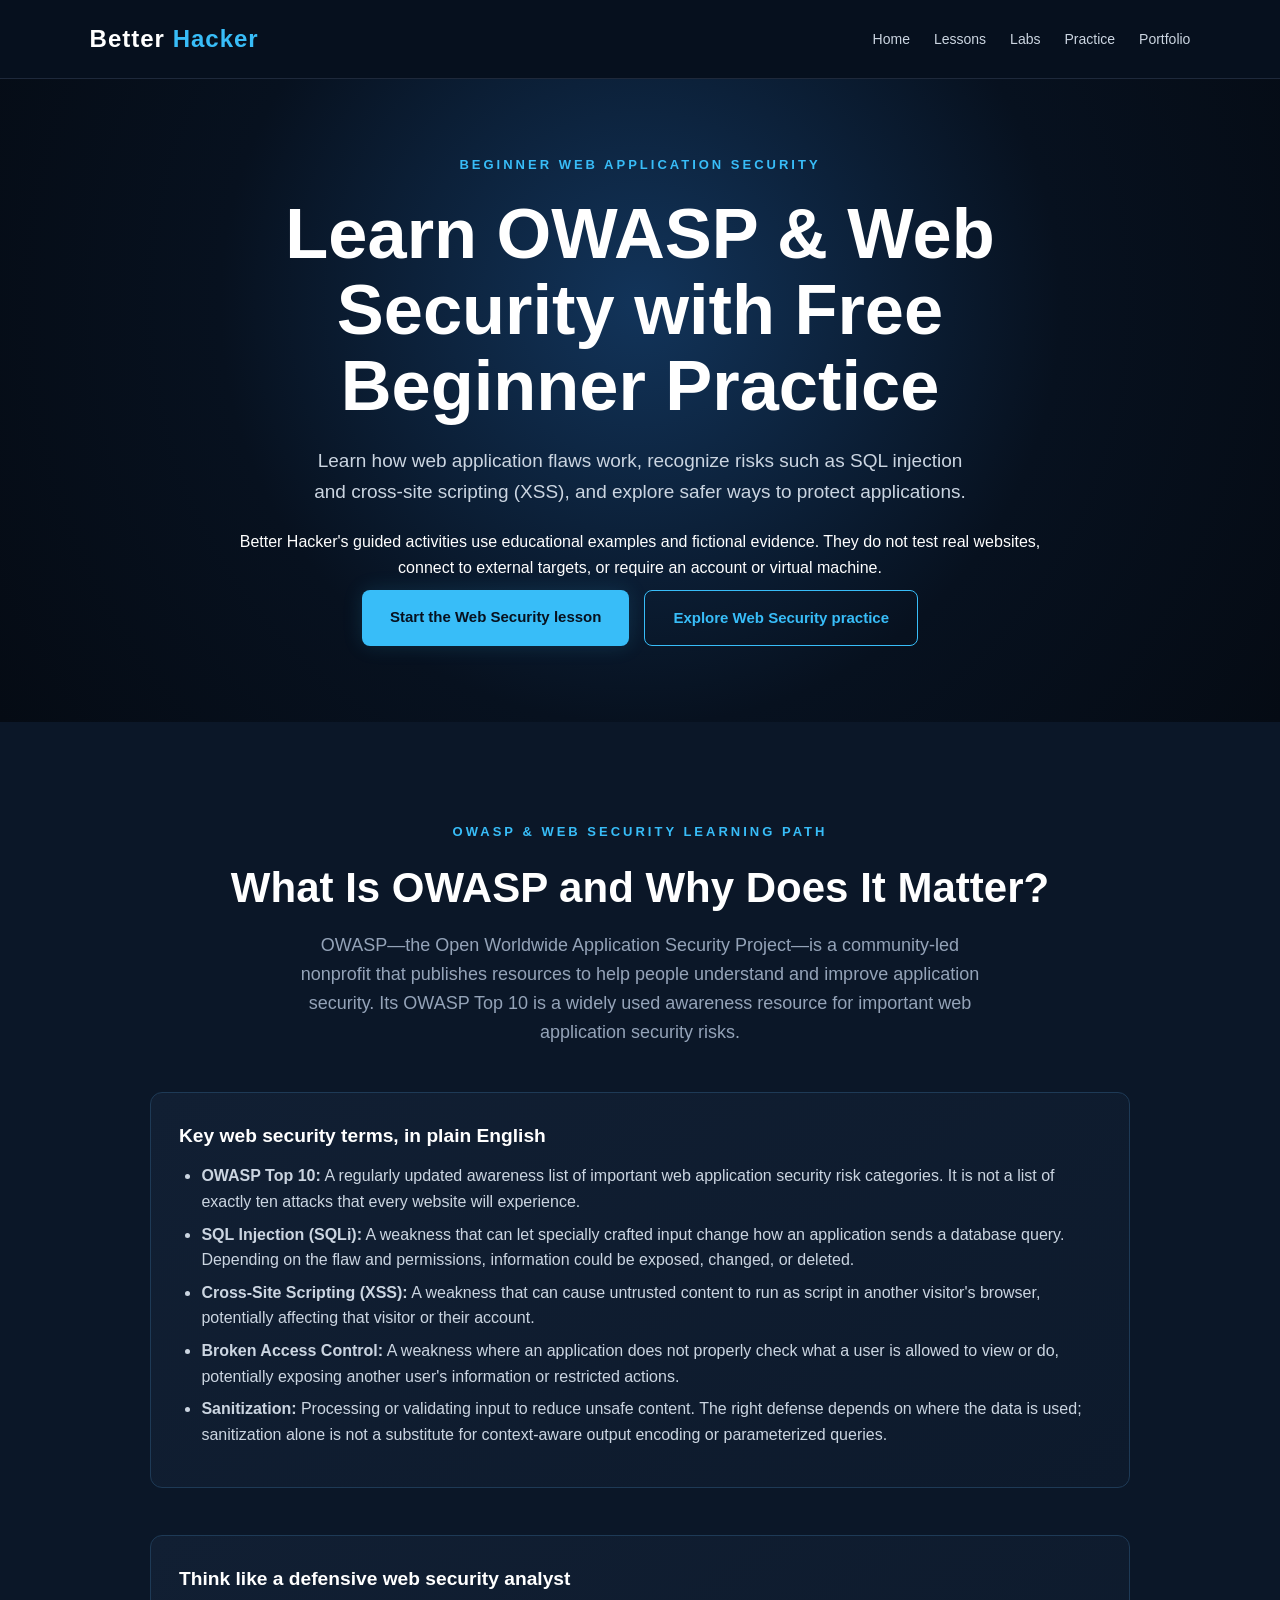
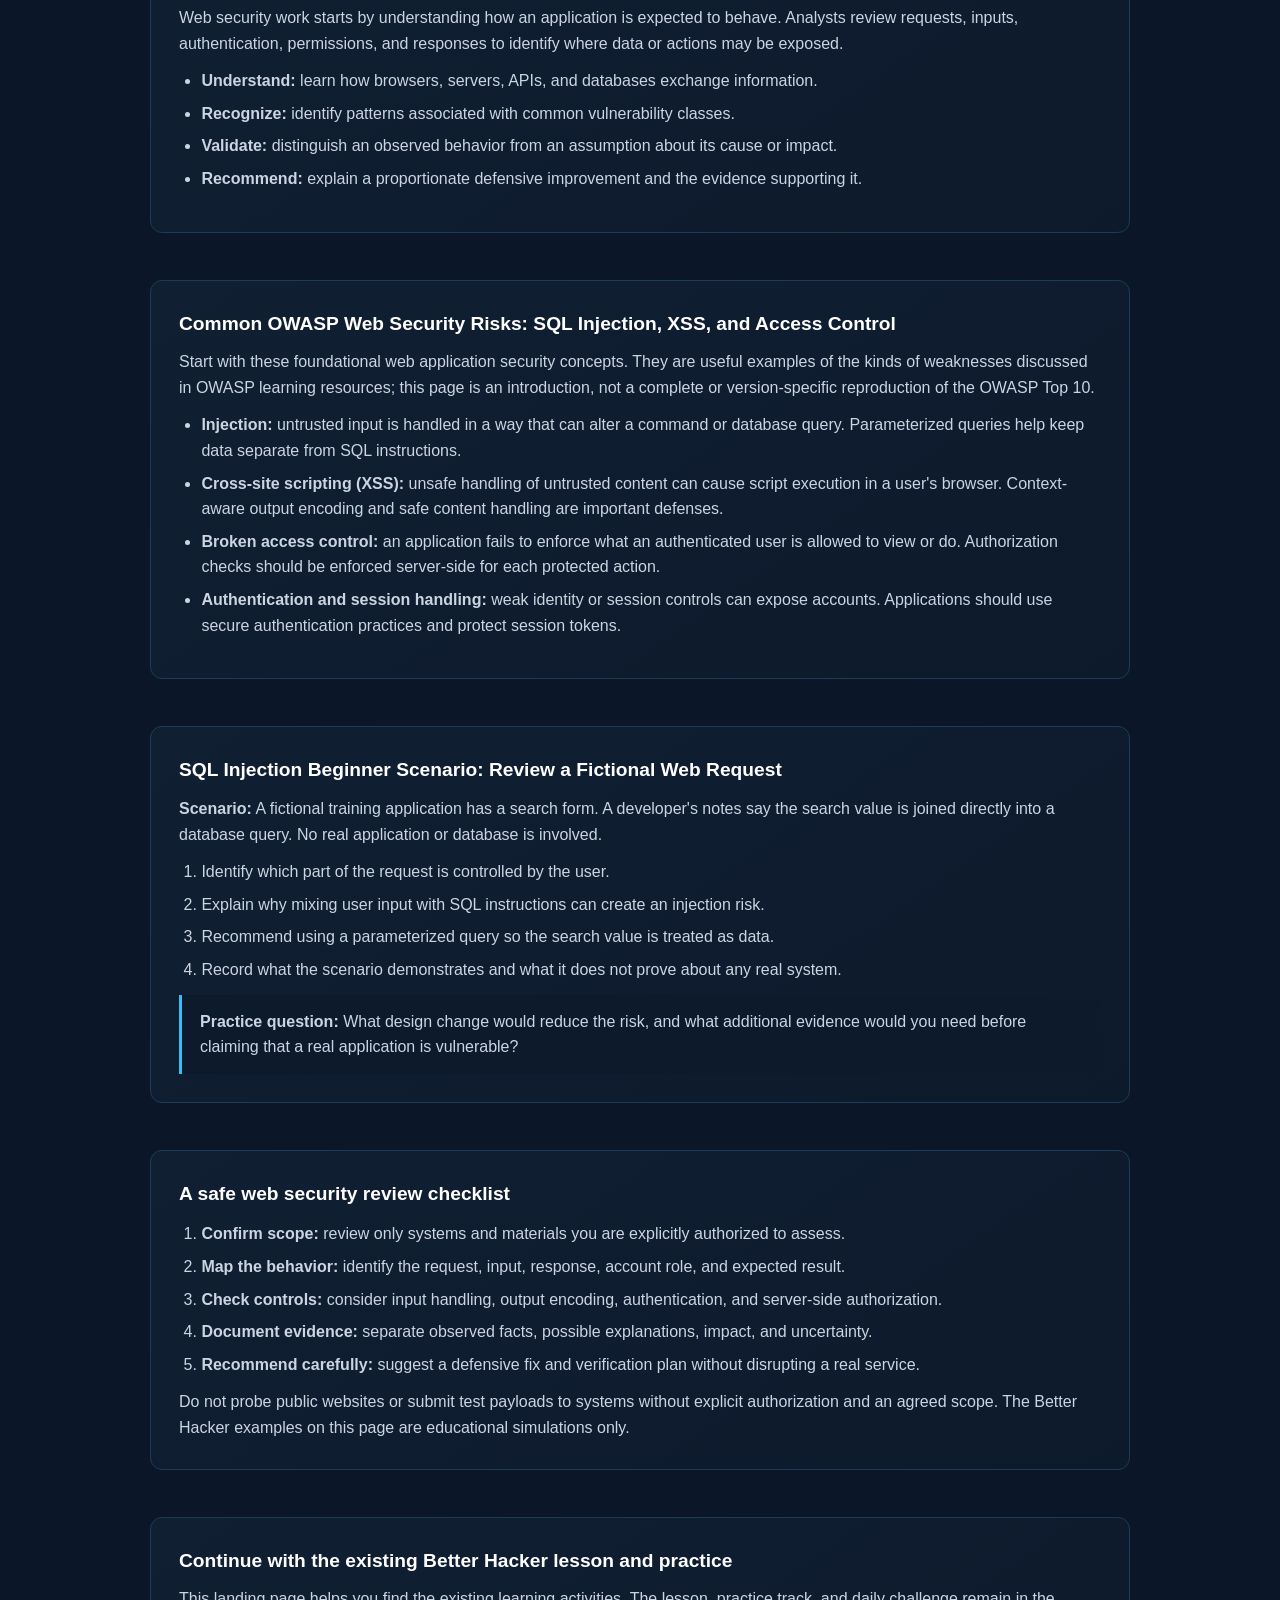
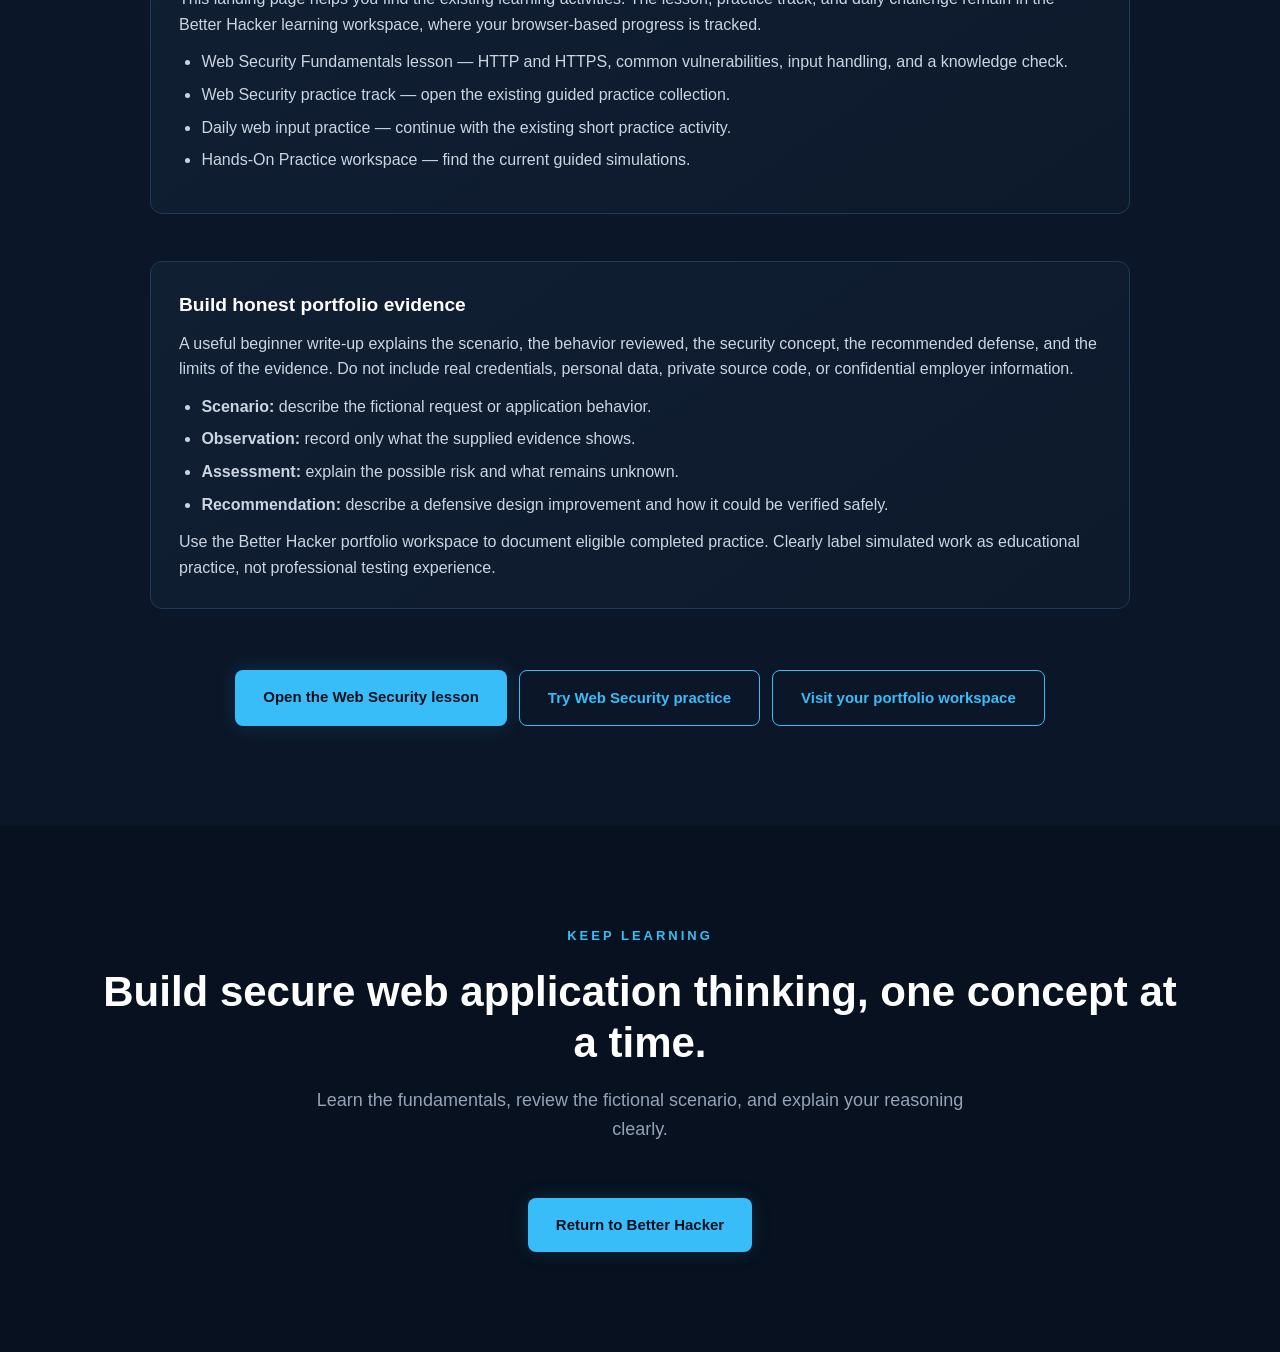
<file: labs/owasp-web-security/index.html>
<!DOCTYPE html>
<html lang="en">
<head>
  <meta charset="UTF-8">
  <meta name="viewport" content="width=device-width, initial-scale=1.0">
  <title>OWASP Web Security Lab for Beginners | Better Hacker</title>
  <meta name="description" content="Learn web security basics with free beginner practice. Identify risks like SQL injection and cross-site scripting (XSS), and explore safer ways to defend web applications.">
  <link rel="canonical" href="https://betterhacker.org/labs/owasp-web-security/">
  <link rel="icon" type="image/svg+xml" href="/favicon.svg">
  <link rel="stylesheet" href="/style.css">
  <style>
    .web-hero { min-height: 420px; padding: 76px 7%; }
    .web-hero h1 { max-width: 920px; margin: 0 auto 22px; font-size: clamp(2.35rem, 6vw, 4.4rem); line-height: 1.08; }
    .web-hero .hero-text { margin-bottom: 22px; }
    .web-page { text-align: left; }
    .web-page > h2, .web-page > .section-label, .web-page > .section-intro { text-align: center; }
    .web-content { max-width: 980px; margin: 0 auto; display: grid; gap: 22px; }
    .web-content .lesson-block { text-align: left; }
    .web-content h2 { font-size: clamp(1.5rem, 3vw, 2rem); margin-bottom: 12px; }
    .web-content h3 { color: #fff; margin-bottom: 10px; font-size: 1.2rem; }
    .web-content p, .web-content li { color: #cbd5e1; }
    .web-content ul, .web-content ol { padding-left: 1.4rem; margin: 12px 0; }
    .web-content li + li { margin-top: 7px; }
    .web-note { border-left: 3px solid #38bdf8; padding: 14px 18px; background: #0d1a2c; border-radius: 0 8px 8px 0; }
    .web-actions { display: flex; flex-wrap: wrap; justify-content: center; gap: 12px; margin-top: 26px; }
    .web-footer { text-align: center; }
    @media (max-width: 600px) {
      .web-hero { min-height: auto; padding: 56px 6%; }
      .web-page { padding: 64px 6%; }
      .web-content .lesson-block { padding: 22px; }
    }
  </style>
</head>
<body>
  <a class="skip-link" href="#main-content">Skip to main content</a>
  <nav class="navbar" aria-label="Main navigation">
    <a href="/" class="logo" aria-label="Better Hacker home">Better <span>Hacker</span></a>
    <ul class="nav-links">
      <li><a href="/">Home</a></li>
      <li><a href="/#learn">Lessons</a></li>
      <li><a href="/#labs">Labs</a></li>
      <li><a href="/#practice-library">Practice</a></li>
      <li><a href="/#portfolio">Portfolio</a></li>
    </ul>
  </nav>

  <main id="main-content" tabindex="-1">
    <header class="hero web-hero">
      <div class="hero-content">
        <p class="eyebrow">BEGINNER WEB APPLICATION SECURITY</p>
        <h1>Learn OWASP &amp; Web Security with Free Beginner Practice</h1>
        <p class="hero-text">Learn how web application flaws work, recognize risks such as SQL injection and cross-site scripting (XSS), and explore safer ways to protect applications.</p>
        <p>Better Hacker's guided activities use educational examples and fictional evidence. They do not test real websites, connect to external targets, or require an account or virtual machine.</p>
        <div class="hero-buttons">
          <a class="primary-button" href="/#web-security-lesson">Start the Web Security lesson</a>
          <a class="secondary-button" href="/#practice-track-web">Explore Web Security practice</a>
        </div>
      </div>
    </header>

    <section class="section web-page">
      <p class="section-label">OWASP &amp; WEB SECURITY LEARNING PATH</p>
      <h2>What Is OWASP and Why Does It Matter?</h2>
      <p class="section-intro">OWASP—the Open Worldwide Application Security Project—is a community-led nonprofit that publishes resources to help people understand and improve application security. Its OWASP Top 10 is a widely used awareness resource for important web application security risks.</p>
      <div class="web-content">
        <article class="lesson-block" aria-labelledby="web-key-terms">
          <h3 id="web-key-terms">Key web security terms, in plain English</h3>
          <ul>
            <li><strong>OWASP Top 10:</strong> A regularly updated awareness list of important web application security risk categories. It is not a list of exactly ten attacks that every website will experience.</li>
            <li><strong>SQL Injection (SQLi):</strong> A weakness that can let specially crafted input change how an application sends a database query. Depending on the flaw and permissions, information could be exposed, changed, or deleted.</li>
            <li><strong>Cross-Site Scripting (XSS):</strong> A weakness that can cause untrusted content to run as script in another visitor's browser, potentially affecting that visitor or their account.</li>
            <li><strong>Broken Access Control:</strong> A weakness where an application does not properly check what a user is allowed to view or do, potentially exposing another user's information or restricted actions.</li>
            <li><strong>Sanitization:</strong> Processing or validating input to reduce unsafe content. The right defense depends on where the data is used; sanitization alone is not a substitute for context-aware output encoding or parameterized queries.</li>
          </ul>
        </article>
        <article class="lesson-block">
          <h3>Think like a defensive web security analyst</h3>
          <p>Web security work starts by understanding how an application is expected to behave. Analysts review requests, inputs, authentication, permissions, and responses to identify where data or actions may be exposed.</p>
          <ul>
            <li><strong>Understand:</strong> learn how browsers, servers, APIs, and databases exchange information.</li>
            <li><strong>Recognize:</strong> identify patterns associated with common vulnerability classes.</li>
            <li><strong>Validate:</strong> distinguish an observed behavior from an assumption about its cause or impact.</li>
            <li><strong>Recommend:</strong> explain a proportionate defensive improvement and the evidence supporting it.</li>
          </ul>
        </article>

        <article class="lesson-block">
          <h3>Common OWASP Web Security Risks: SQL Injection, XSS, and Access Control</h3>
          <p>Start with these foundational web application security concepts. They are useful examples of the kinds of weaknesses discussed in OWASP learning resources; this page is an introduction, not a complete or version-specific reproduction of the OWASP Top 10.</p>
          <ul>
            <li><strong>Injection:</strong> untrusted input is handled in a way that can alter a command or database query. Parameterized queries help keep data separate from SQL instructions.</li>
            <li><strong>Cross-site scripting (XSS):</strong> unsafe handling of untrusted content can cause script execution in a user's browser. Context-aware output encoding and safe content handling are important defenses.</li>
            <li><strong>Broken access control:</strong> an application fails to enforce what an authenticated user is allowed to view or do. Authorization checks should be enforced server-side for each protected action.</li>
            <li><strong>Authentication and session handling:</strong> weak identity or session controls can expose accounts. Applications should use secure authentication practices and protect session tokens.</li>
          </ul>
        </article>

        <article class="lesson-block">
          <h3>SQL Injection Beginner Scenario: Review a Fictional Web Request</h3>
          <p><strong>Scenario:</strong> A fictional training application has a search form. A developer's notes say the search value is joined directly into a database query. No real application or database is involved.</p>
          <ol>
            <li>Identify which part of the request is controlled by the user.</li>
            <li>Explain why mixing user input with SQL instructions can create an injection risk.</li>
            <li>Recommend using a parameterized query so the search value is treated as data.</li>
            <li>Record what the scenario demonstrates and what it does not prove about any real system.</li>
          </ol>
          <div class="web-note">
            <p><strong>Practice question:</strong> What design change would reduce the risk, and what additional evidence would you need before claiming that a real application is vulnerable?</p>
          </div>
        </article>

        <article class="lesson-block">
          <h3>A safe web security review checklist</h3>
          <ol>
            <li><strong>Confirm scope:</strong> review only systems and materials you are explicitly authorized to assess.</li>
            <li><strong>Map the behavior:</strong> identify the request, input, response, account role, and expected result.</li>
            <li><strong>Check controls:</strong> consider input handling, output encoding, authentication, and server-side authorization.</li>
            <li><strong>Document evidence:</strong> separate observed facts, possible explanations, impact, and uncertainty.</li>
            <li><strong>Recommend carefully:</strong> suggest a defensive fix and verification plan without disrupting a real service.</li>
          </ol>
          <p>Do not probe public websites or submit test payloads to systems without explicit authorization and an agreed scope. The Better Hacker examples on this page are educational simulations only.</p>
        </article>

        <article class="lesson-block">
          <h3>Continue with the existing Better Hacker lesson and practice</h3>
          <p>This landing page helps you find the existing learning activities. The lesson, practice track, and daily challenge remain in the Better Hacker learning workspace, where your browser-based progress is tracked.</p>
          <ul>
            <li><a href="/#web-security-lesson">Web Security Fundamentals lesson</a> — HTTP and HTTPS, common vulnerabilities, input handling, and a knowledge check.</li>
            <li><a href="/#practice-track-web">Web Security practice track</a> — open the existing guided practice collection.</li>
            <li><a href="/#daily-practice-daily-web-input">Daily web input practice</a> — continue with the existing short practice activity.</li>
            <li><a href="/#labs">Hands-On Practice workspace</a> — find the current guided simulations.</li>
          </ul>
        </article>

        <article class="lesson-block">
          <h3>Build honest portfolio evidence</h3>
          <p>A useful beginner write-up explains the scenario, the behavior reviewed, the security concept, the recommended defense, and the limits of the evidence. Do not include real credentials, personal data, private source code, or confidential employer information.</p>
          <ul>
            <li><strong>Scenario:</strong> describe the fictional request or application behavior.</li>
            <li><strong>Observation:</strong> record only what the supplied evidence shows.</li>
            <li><strong>Assessment:</strong> explain the possible risk and what remains unknown.</li>
            <li><strong>Recommendation:</strong> describe a defensive design improvement and how it could be verified safely.</li>
          </ul>
          <p>Use the Better Hacker portfolio workspace to document eligible completed practice. Clearly label simulated work as educational practice, not professional testing experience.</p>
        </article>
      </div>
      <div class="web-actions">
        <a class="primary-button" href="/#web-security-lesson">Open the Web Security lesson</a>
        <a class="secondary-button" href="/#practice-track-web">Try Web Security practice</a>
        <a class="secondary-button" href="/#portfolio">Visit your portfolio workspace</a>
      </div>
    </section>

    <section class="section dark-section web-footer">
      <p class="section-label">KEEP LEARNING</p>
      <h2>Build secure web application thinking, one concept at a time.</h2>
      <p class="section-intro">Learn the fundamentals, review the fictional scenario, and explain your reasoning clearly.</p>
      <a class="primary-button" href="/">Return to Better Hacker</a>
    </section>
  </main>
</body>
</html>
</file>
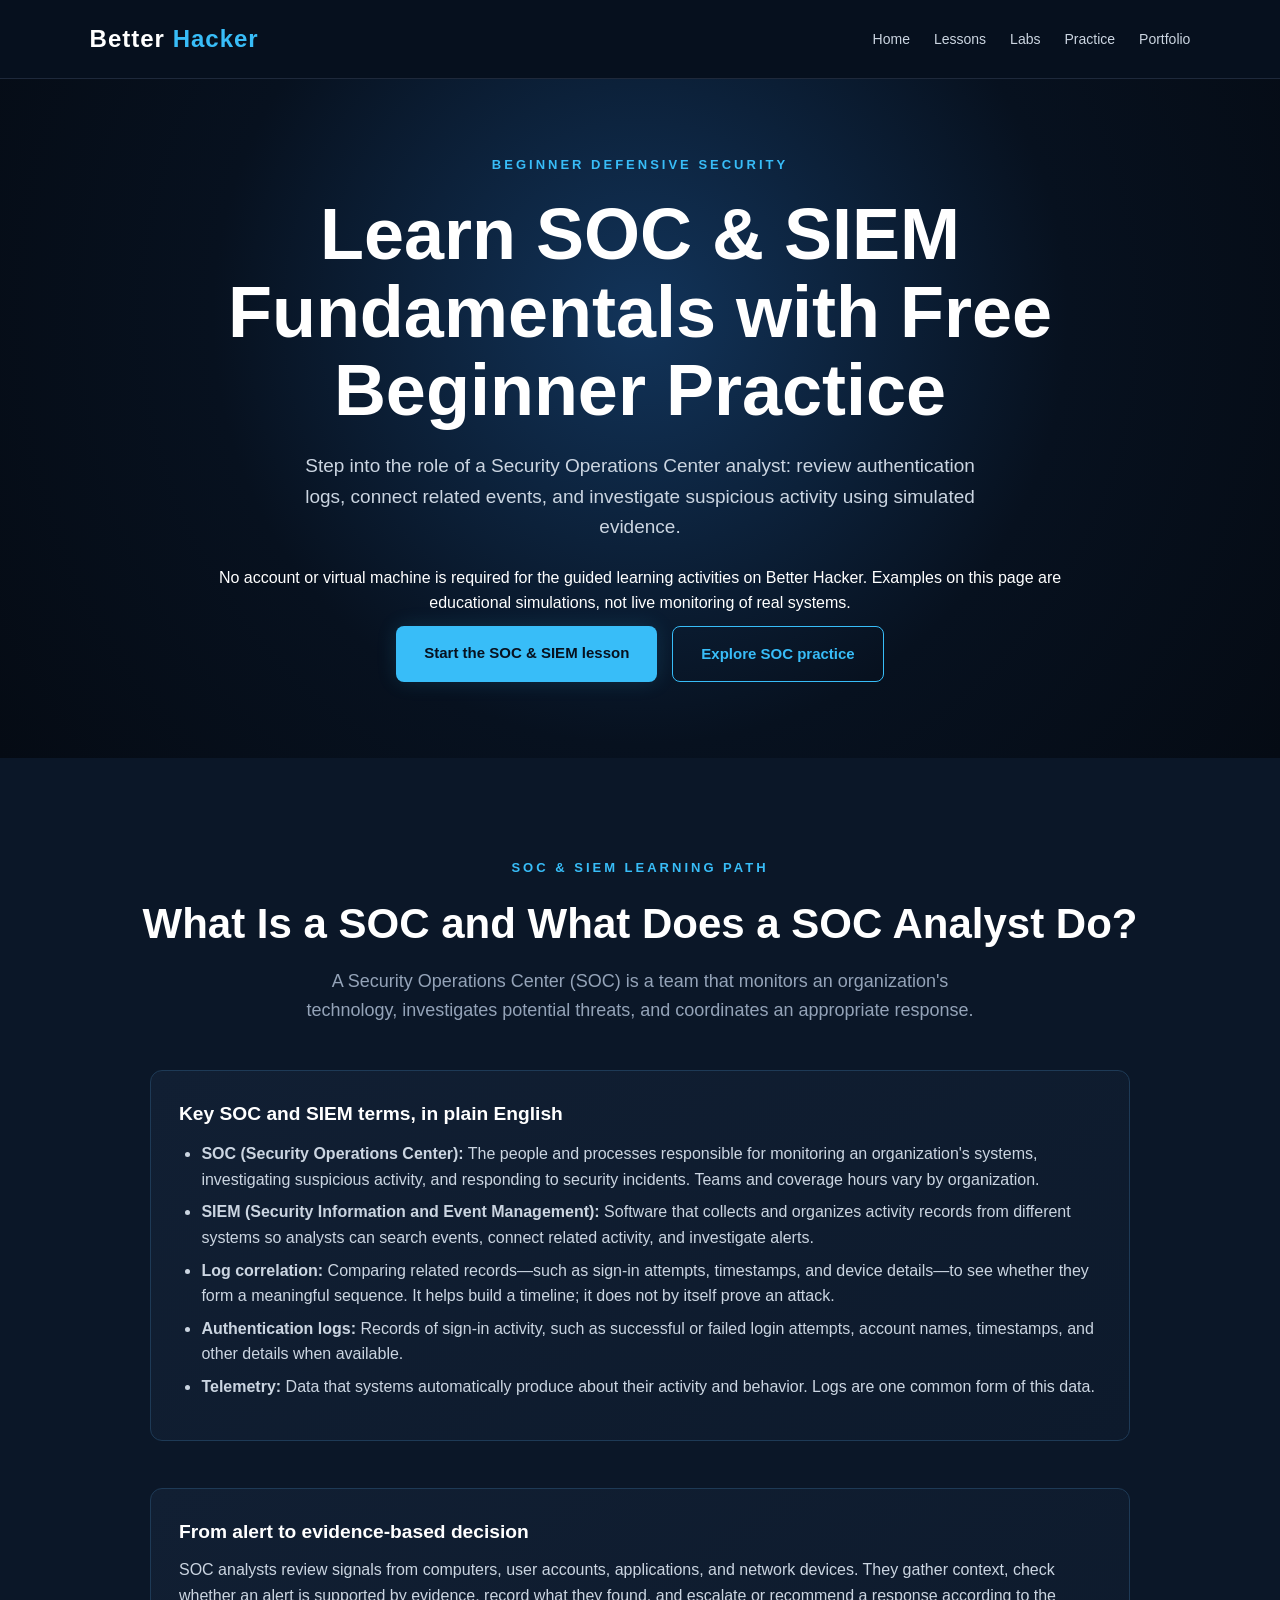
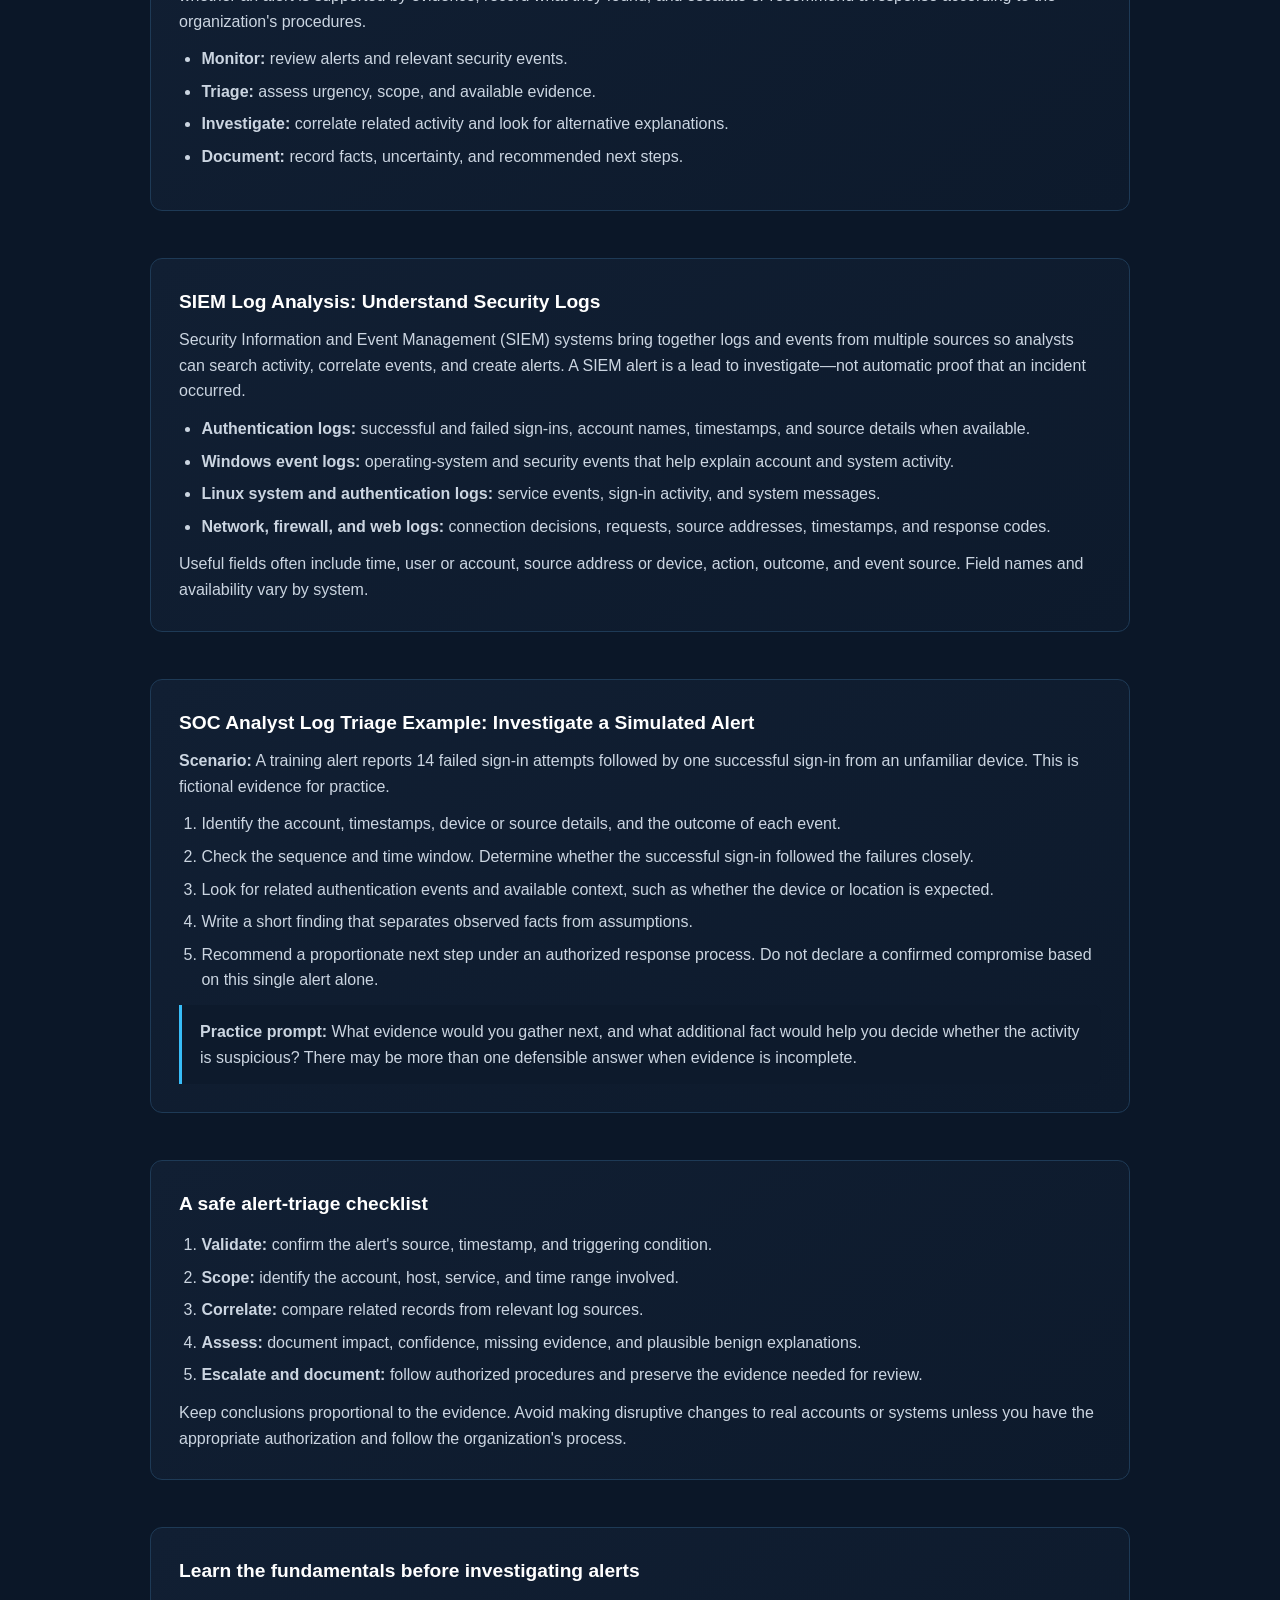
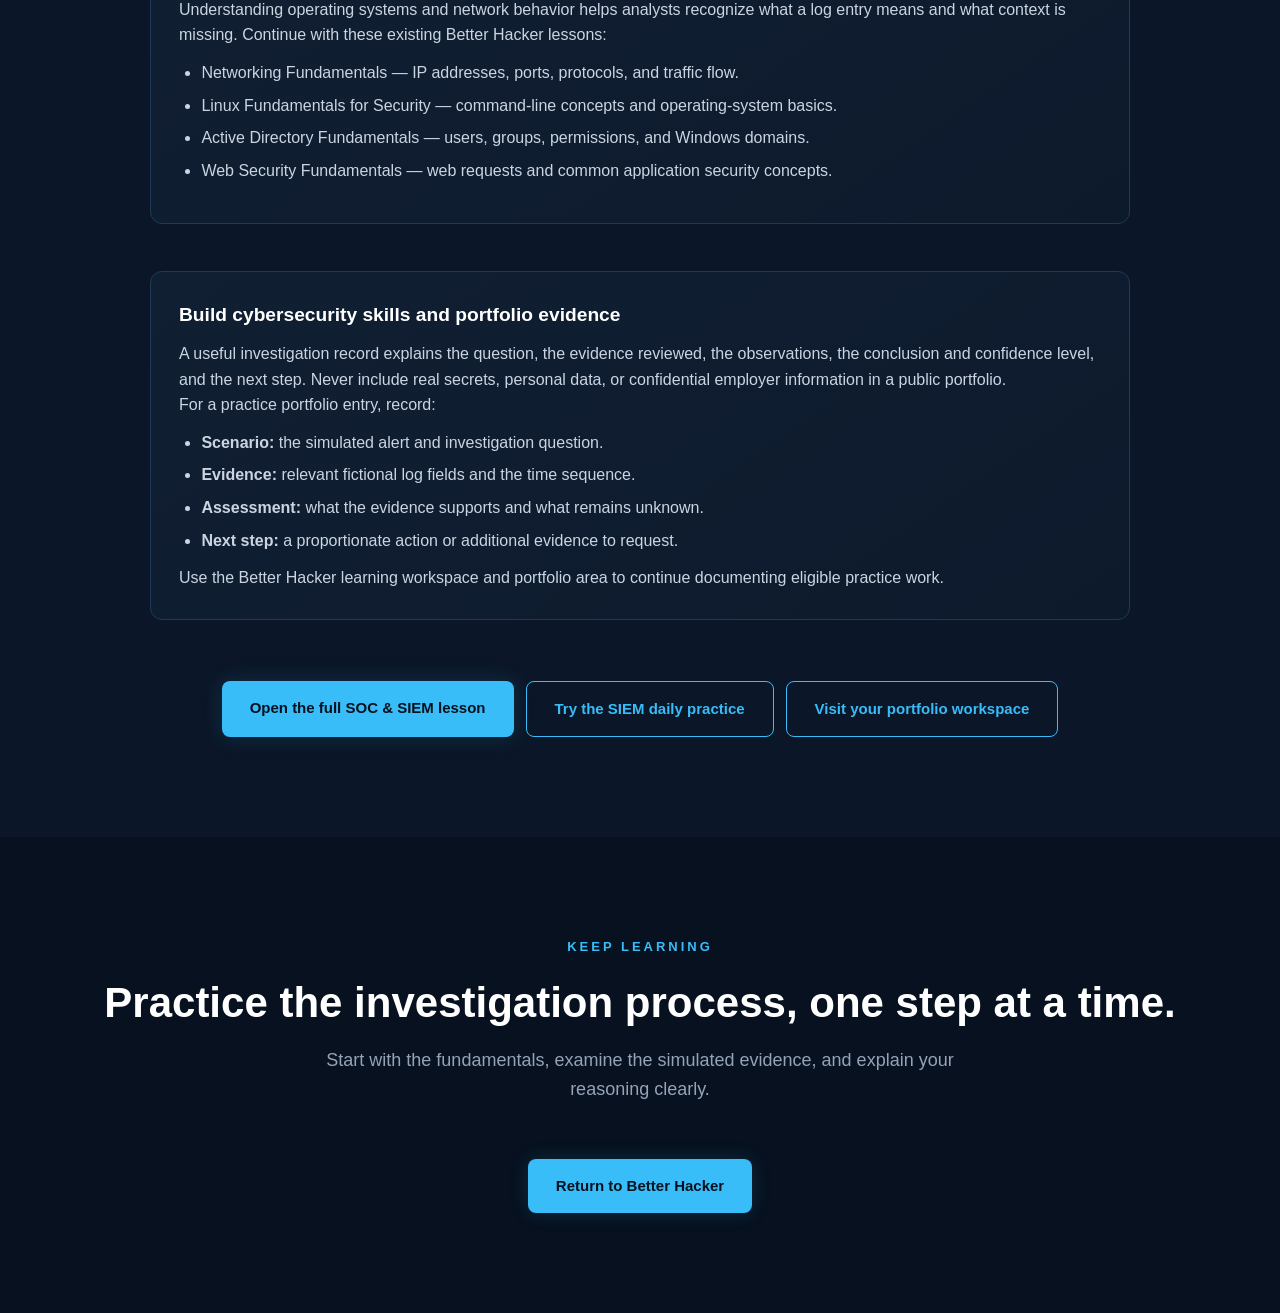
<file: labs/soc-siem/index.html>
<!DOCTYPE html>
<html lang="en">
<head>
  <meta charset="UTF-8">
  <meta name="viewport" content="width=device-width, initial-scale=1.0">
  <title>Free SOC Analyst &amp; SIEM Hands-On Practice | Better Hacker</title>
  <meta name="description" content="Practice beginner SOC analyst skills in your browser—no VM or account required. Review simulated authentication logs, connect related events, and learn incident-response basics step by step.">
  <link rel="canonical" href="https://betterhacker.org/labs/soc-siem/">
  <link rel="icon" type="image/svg+xml" href="/favicon.svg">
  <link rel="stylesheet" href="/style.css">
  <style>
    .soc-hero { min-height: 420px; padding: 76px 7%; }
    .soc-hero h1 { max-width: 900px; margin: 0 auto 22px; font-size: clamp(2.4rem, 6vw, 4.5rem); line-height: 1.08; }
    .soc-hero .hero-text { margin-bottom: 22px; }
    .soc-page { text-align: left; }
    .soc-page > h2, .soc-page > .section-label, .soc-page > .section-intro { text-align: center; }
    .soc-content { max-width: 980px; margin: 0 auto; display: grid; gap: 22px; }
    .soc-content .lesson-block { text-align: left; }
    .soc-content h2 { font-size: clamp(1.5rem, 3vw, 2rem); margin-bottom: 12px; }
    .soc-content h3 { color: #fff; margin-bottom: 10px; font-size: 1.2rem; }
    .soc-content p, .soc-content li { color: #cbd5e1; }
    .soc-content ul, .soc-content ol { padding-left: 1.4rem; margin: 12px 0; }
    .soc-content li + li { margin-top: 7px; }
    .soc-content code { color: #7dd3fc; overflow-wrap: anywhere; }
    .soc-note { border-left: 3px solid #38bdf8; padding: 14px 18px; background: #0d1a2c; border-radius: 0 8px 8px 0; }
    .soc-actions { display: flex; flex-wrap: wrap; justify-content: center; gap: 12px; margin-top: 26px; }
    .soc-footer { text-align: center; }
    @media (max-width: 600px) {
      .soc-hero { min-height: auto; padding: 56px 6%; }
      .soc-page { padding: 64px 6%; }
      .soc-content .lesson-block { padding: 22px; }
    }
  </style>
</head>
<body>
  <a class="skip-link" href="#main-content">Skip to main content</a>
  <nav class="navbar" aria-label="Main navigation">
    <a href="/" class="logo" aria-label="Better Hacker home">Better <span>Hacker</span></a>
    <ul class="nav-links">
      <li><a href="/">Home</a></li>
      <li><a href="/#learn">Lessons</a></li>
      <li><a href="/#labs">Labs</a></li>
      <li><a href="/#practice-library">Practice</a></li>
      <li><a href="/#portfolio">Portfolio</a></li>
    </ul>
  </nav>

  <main id="main-content" tabindex="-1">
    <header class="hero soc-hero">
      <div class="hero-content">
        <p class="eyebrow">BEGINNER DEFENSIVE SECURITY</p>
        <h1>Learn SOC &amp; SIEM Fundamentals with Free Beginner Practice</h1>
        <p class="hero-text">Step into the role of a Security Operations Center analyst: review authentication logs, connect related events, and investigate suspicious activity using simulated evidence.</p>
        <p>No account or virtual machine is required for the guided learning activities on Better Hacker. Examples on this page are educational simulations, not live monitoring of real systems.</p>
        <div class="hero-buttons">
          <a class="primary-button" href="/#soc-siem-lesson">Start the SOC &amp; SIEM lesson</a>
          <a class="secondary-button" href="/#practice-track-soc">Explore SOC practice</a>
        </div>
      </div>
    </header>

    <section class="section soc-page">
      <p class="section-label">SOC &amp; SIEM LEARNING PATH</p>
      <h2>What Is a SOC and What Does a SOC Analyst Do?</h2>
      <p class="section-intro">A Security Operations Center (SOC) is a team that monitors an organization's technology, investigates potential threats, and coordinates an appropriate response.</p>
      <div class="soc-content">
        <article class="lesson-block" aria-labelledby="soc-key-terms">
          <h3 id="soc-key-terms">Key SOC and SIEM terms, in plain English</h3>
          <ul>
            <li><strong>SOC (Security Operations Center):</strong> The people and processes responsible for monitoring an organization's systems, investigating suspicious activity, and responding to security incidents. Teams and coverage hours vary by organization.</li>
            <li><strong>SIEM (Security Information and Event Management):</strong> Software that collects and organizes activity records from different systems so analysts can search events, connect related activity, and investigate alerts.</li>
            <li><strong>Log correlation:</strong> Comparing related records—such as sign-in attempts, timestamps, and device details—to see whether they form a meaningful sequence. It helps build a timeline; it does not by itself prove an attack.</li>
            <li><strong>Authentication logs:</strong> Records of sign-in activity, such as successful or failed login attempts, account names, timestamps, and other details when available.</li>
            <li><strong>Telemetry:</strong> Data that systems automatically produce about their activity and behavior. Logs are one common form of this data.</li>
          </ul>
        </article>
        <article class="lesson-block">
          <h3>From alert to evidence-based decision</h3>
          <p>SOC analysts review signals from computers, user accounts, applications, and network devices. They gather context, check whether an alert is supported by evidence, record what they found, and escalate or recommend a response according to the organization's procedures.</p>
          <ul>
            <li><strong>Monitor:</strong> review alerts and relevant security events.</li>
            <li><strong>Triage:</strong> assess urgency, scope, and available evidence.</li>
            <li><strong>Investigate:</strong> correlate related activity and look for alternative explanations.</li>
            <li><strong>Document:</strong> record facts, uncertainty, and recommended next steps.</li>
          </ul>
        </article>

        <article class="lesson-block">
          <h3>SIEM Log Analysis: Understand Security Logs</h3>
          <p>Security Information and Event Management (SIEM) systems bring together logs and events from multiple sources so analysts can search activity, correlate events, and create alerts. A SIEM alert is a lead to investigate—not automatic proof that an incident occurred.</p>
          <ul>
            <li><strong>Authentication logs:</strong> successful and failed sign-ins, account names, timestamps, and source details when available.</li>
            <li><strong>Windows event logs:</strong> operating-system and security events that help explain account and system activity.</li>
            <li><strong>Linux system and authentication logs:</strong> service events, sign-in activity, and system messages.</li>
            <li><strong>Network, firewall, and web logs:</strong> connection decisions, requests, source addresses, timestamps, and response codes.</li>
          </ul>
          <p>Useful fields often include time, user or account, source address or device, action, outcome, and event source. Field names and availability vary by system.</p>
        </article>

        <article class="lesson-block">
          <h3>SOC Analyst Log Triage Example: Investigate a Simulated Alert</h3>
          <p><strong>Scenario:</strong> A training alert reports 14 failed sign-in attempts followed by one successful sign-in from an unfamiliar device. This is fictional evidence for practice.</p>
          <ol>
            <li>Identify the account, timestamps, device or source details, and the outcome of each event.</li>
            <li>Check the sequence and time window. Determine whether the successful sign-in followed the failures closely.</li>
            <li>Look for related authentication events and available context, such as whether the device or location is expected.</li>
            <li>Write a short finding that separates observed facts from assumptions.</li>
            <li>Recommend a proportionate next step under an authorized response process. Do not declare a confirmed compromise based on this single alert alone.</li>
          </ol>
          <div class="soc-note">
            <p><strong>Practice prompt:</strong> What evidence would you gather next, and what additional fact would help you decide whether the activity is suspicious? There may be more than one defensible answer when evidence is incomplete.</p>
          </div>
        </article>

        <article class="lesson-block">
          <h3>A safe alert-triage checklist</h3>
          <ol>
            <li><strong>Validate:</strong> confirm the alert's source, timestamp, and triggering condition.</li>
            <li><strong>Scope:</strong> identify the account, host, service, and time range involved.</li>
            <li><strong>Correlate:</strong> compare related records from relevant log sources.</li>
            <li><strong>Assess:</strong> document impact, confidence, missing evidence, and plausible benign explanations.</li>
            <li><strong>Escalate and document:</strong> follow authorized procedures and preserve the evidence needed for review.</li>
          </ol>
          <p>Keep conclusions proportional to the evidence. Avoid making disruptive changes to real accounts or systems unless you have the appropriate authorization and follow the organization's process.</p>
        </article>

        <article class="lesson-block">
          <h3>Learn the fundamentals before investigating alerts</h3>
          <p>Understanding operating systems and network behavior helps analysts recognize what a log entry means and what context is missing. Continue with these existing Better Hacker lessons:</p>
          <ul>
            <li><a href="/#networking-lesson">Networking Fundamentals</a> — IP addresses, ports, protocols, and traffic flow.</li>
            <li><a href="/#linux-lesson">Linux Fundamentals for Security</a> — command-line concepts and operating-system basics.</li>
            <li><a href="/#active-directory-lesson">Active Directory Fundamentals</a> — users, groups, permissions, and Windows domains.</li>
            <li><a href="/#web-security-lesson">Web Security Fundamentals</a> — web requests and common application security concepts.</li>
          </ul>
        </article>

        <article class="lesson-block">
          <h3>Build cybersecurity skills and portfolio evidence</h3>
          <p>A useful investigation record explains the question, the evidence reviewed, the observations, the conclusion and confidence level, and the next step. Never include real secrets, personal data, or confidential employer information in a public portfolio.</p>
          <p>For a practice portfolio entry, record:</p>
          <ul>
            <li><strong>Scenario:</strong> the simulated alert and investigation question.</li>
            <li><strong>Evidence:</strong> relevant fictional log fields and the time sequence.</li>
            <li><strong>Assessment:</strong> what the evidence supports and what remains unknown.</li>
            <li><strong>Next step:</strong> a proportionate action or additional evidence to request.</li>
          </ul>
          <p>Use the Better Hacker learning workspace and portfolio area to continue documenting eligible practice work.</p>
        </article>
      </div>
      <div class="soc-actions">
        <a class="primary-button" href="/#soc-siem-lesson">Open the full SOC &amp; SIEM lesson</a>
        <a class="secondary-button" href="/#daily-practice-daily-siem">Try the SIEM daily practice</a>
        <a class="secondary-button" href="/#portfolio">Visit your portfolio workspace</a>
      </div>
    </section>

    <section class="section dark-section soc-footer">
      <p class="section-label">KEEP LEARNING</p>
      <h2>Practice the investigation process, one step at a time.</h2>
      <p class="section-intro">Start with the fundamentals, examine the simulated evidence, and explain your reasoning clearly.</p>
      <a class="primary-button" href="/">Return to Better Hacker</a>
    </section>
  </main>
</body>
</html>
</file>
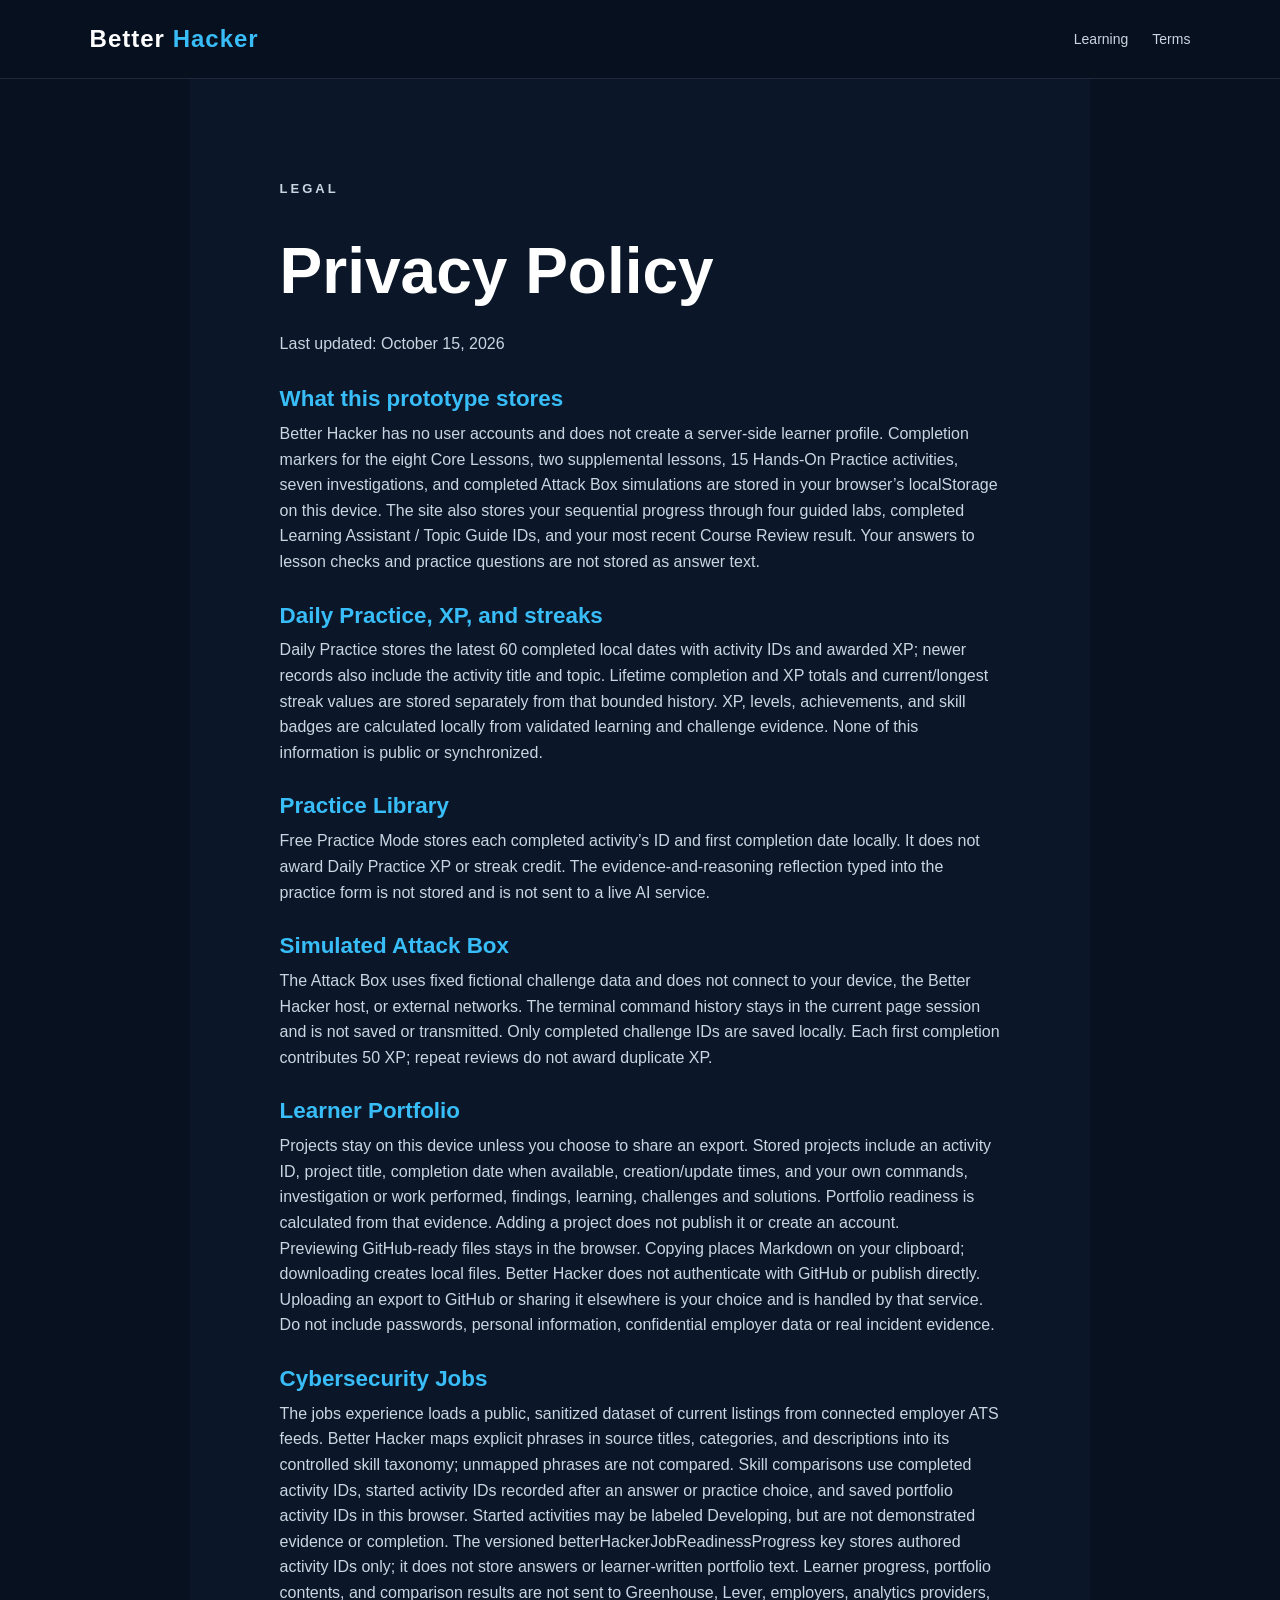
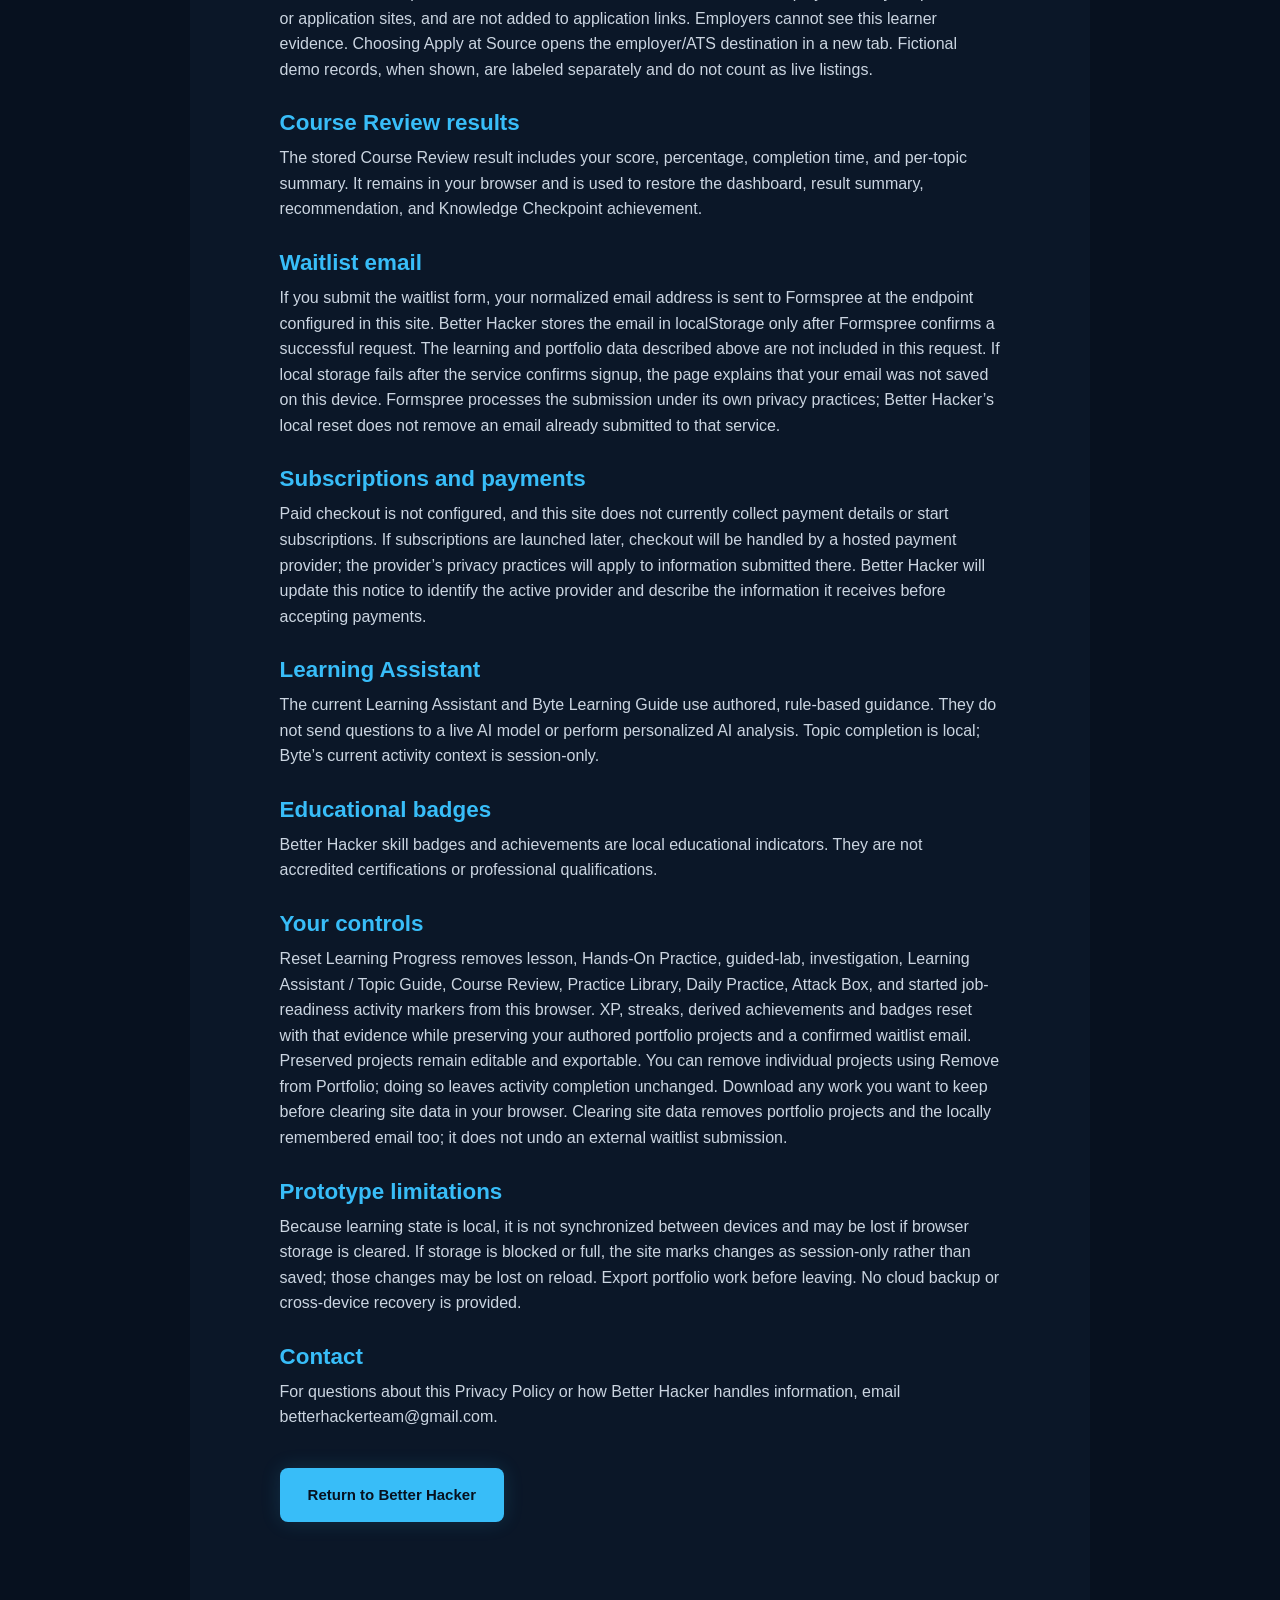
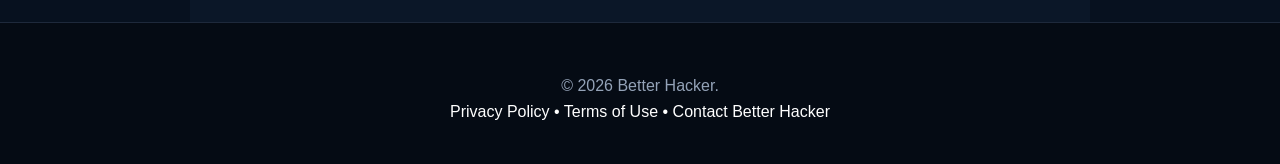
<file: privacy.html>
<!DOCTYPE html>
<html lang="en">
<head>
  <meta charset="UTF-8">
  <meta name="viewport" content="width=device-width, initial-scale=1.0">
  <title>Privacy Policy | Better Hacker</title>
  <meta name="description" content="How the Better Hacker learning prototype handles local progress and waitlist information.">
  <link rel="canonical" href="https://betterhacker.org/privacy.html">
  <link rel="stylesheet" href="style.css">
</head>
<body>
  <a class="skip-link" href="#main-content">Skip to main content</a>
  <nav class="navbar" aria-label="Legal page navigation">
    <a href="index.html#home" class="logo" aria-label="Better Hacker home">Better <span>Hacker</span></a>
    <ul class="nav-links"><li><a href="index.html#learn">Learning</a></li><li><a href="terms.html">Terms</a></li></ul>
  </nav>
  <main id="main-content" class="section legal-page" tabindex="-1">
    <p class="section-label">LEGAL</p>
    <h1>Privacy Policy</h1>
    <p class="legal-updated">Last updated: October 15, 2026</p>
    <section><h2>What this prototype stores</h2><p>Better Hacker has no user accounts and does not create a server-side learner profile. Completion markers for the eight Core Lessons, two supplemental lessons, 15 Hands-On Practice activities, seven investigations, and completed Attack Box simulations are stored in your browser’s localStorage on this device. The site also stores your sequential progress through four guided labs, completed Learning Assistant / Topic Guide IDs, and your most recent Course Review result. Your answers to lesson checks and practice questions are not stored as answer text.</p></section>
    <section><h2>Daily Practice, XP, and streaks</h2><p>Daily Practice stores the latest 60 completed local dates with activity IDs and awarded XP; newer records also include the activity title and topic. Lifetime completion and XP totals and current/longest streak values are stored separately from that bounded history. XP, levels, achievements, and skill badges are calculated locally from validated learning and challenge evidence. None of this information is public or synchronized.</p></section>
    <section><h2>Practice Library</h2><p>Free Practice Mode stores each completed activity’s ID and first completion date locally. It does not award Daily Practice XP or streak credit. The evidence-and-reasoning reflection typed into the practice form is not stored and is not sent to a live AI service.</p></section>
    <section><h2>Simulated Attack Box</h2><p>The Attack Box uses fixed fictional challenge data and does not connect to your device, the Better Hacker host, or external networks. The terminal command history stays in the current page session and is not saved or transmitted. Only completed challenge IDs are saved locally. Each first completion contributes 50 XP; repeat reviews do not award duplicate XP.</p></section>
    <section><h2>Learner Portfolio</h2><p>Projects stay on this device unless you choose to share an export. Stored projects include an activity ID, project title, completion date when available, creation/update times, and your own commands, investigation or work performed, findings, learning, challenges and solutions. Portfolio readiness is calculated from that evidence. Adding a project does not publish it or create an account.</p><p>Previewing GitHub-ready files stays in the browser. Copying places Markdown on your clipboard; downloading creates local files. Better Hacker does not authenticate with GitHub or publish directly. Uploading an export to GitHub or sharing it elsewhere is your choice and is handled by that service. Do not include passwords, personal information, confidential employer data or real incident evidence.</p></section>
    <section><h2>Cybersecurity Jobs</h2><p>The jobs experience loads a public, sanitized dataset of current listings from connected employer ATS feeds. Better Hacker maps explicit phrases in source titles, categories, and descriptions into its controlled skill taxonomy; unmapped phrases are not compared. Skill comparisons use completed activity IDs, started activity IDs recorded after an answer or practice choice, and saved portfolio activity IDs in this browser. Started activities may be labeled Developing, but are not demonstrated evidence or completion. The versioned betterHackerJobReadinessProgress key stores authored activity IDs only; it does not store answers or learner-written portfolio text. Learner progress, portfolio contents, and comparison results are not sent to Greenhouse, Lever, employers, analytics providers, or application sites, and are not added to application links. Employers cannot see this learner evidence. Choosing Apply at Source opens the employer/ATS destination in a new tab. Fictional demo records, when shown, are labeled separately and do not count as live listings.</p></section>
    <section><h2>Course Review results</h2><p>The stored Course Review result includes your score, percentage, completion time, and per-topic summary. It remains in your browser and is used to restore the dashboard, result summary, recommendation, and Knowledge Checkpoint achievement.</p></section>
    <section><h2>Waitlist email</h2><p>If you submit the waitlist form, your normalized email address is sent to Formspree at the endpoint configured in this site. Better Hacker stores the email in localStorage only after Formspree confirms a successful request. The learning and portfolio data described above are not included in this request. If local storage fails after the service confirms signup, the page explains that your email was not saved on this device. Formspree processes the submission under its own privacy practices; Better Hacker’s local reset does not remove an email already submitted to that service.</p></section>
    <section><h2>Subscriptions and payments</h2><p>Paid checkout is not configured, and this site does not currently collect payment details or start subscriptions. If subscriptions are launched later, checkout will be handled by a hosted payment provider; the provider’s privacy practices will apply to information submitted there. Better Hacker will update this notice to identify the active provider and describe the information it receives before accepting payments.</p></section>
    <section><h2>Learning Assistant</h2><p>The current Learning Assistant and Byte Learning Guide use authored, rule-based guidance. They do not send questions to a live AI model or perform personalized AI analysis. Topic completion is local; Byte’s current activity context is session-only.</p></section>
    <section><h2>Educational badges</h2><p>Better Hacker skill badges and achievements are local educational indicators. They are not accredited certifications or professional qualifications.</p></section>
    <section><h2>Your controls</h2><p>Reset Learning Progress removes lesson, Hands-On Practice, guided-lab, investigation, Learning Assistant / Topic Guide, Course Review, Practice Library, Daily Practice, Attack Box, and started job-readiness activity markers from this browser. XP, streaks, derived achievements and badges reset with that evidence while preserving your authored portfolio projects and a confirmed waitlist email. Preserved projects remain editable and exportable. You can remove individual projects using Remove from Portfolio; doing so leaves activity completion unchanged. Download any work you want to keep before clearing site data in your browser. Clearing site data removes portfolio projects and the locally remembered email too; it does not undo an external waitlist submission.</p></section>
    <section><h2>Prototype limitations</h2><p>Because learning state is local, it is not synchronized between devices and may be lost if browser storage is cleared. If storage is blocked or full, the site marks changes as session-only rather than saved; those changes may be lost on reload. Export portfolio work before leaving. No cloud backup or cross-device recovery is provided.</p></section>
    <section><h2>Contact</h2><p>For questions about this Privacy Policy or how Better Hacker handles information, email <a href="mailto:betterhackerteam@gmail.com">betterhackerteam@gmail.com</a>.</p></section>
    <a class="primary-button" href="index.html">Return to Better Hacker</a>
  </main>
  <footer><p>© 2026 Better Hacker.</p><div class="footer-links"><a href="privacy.html" aria-current="page">Privacy Policy</a> <span>•</span> <a href="terms.html">Terms of Use</a> <span>•</span> <a href="mailto:betterhackerteam@gmail.com">Contact Better Hacker</a></div></footer>
</body>
</html>
</file>
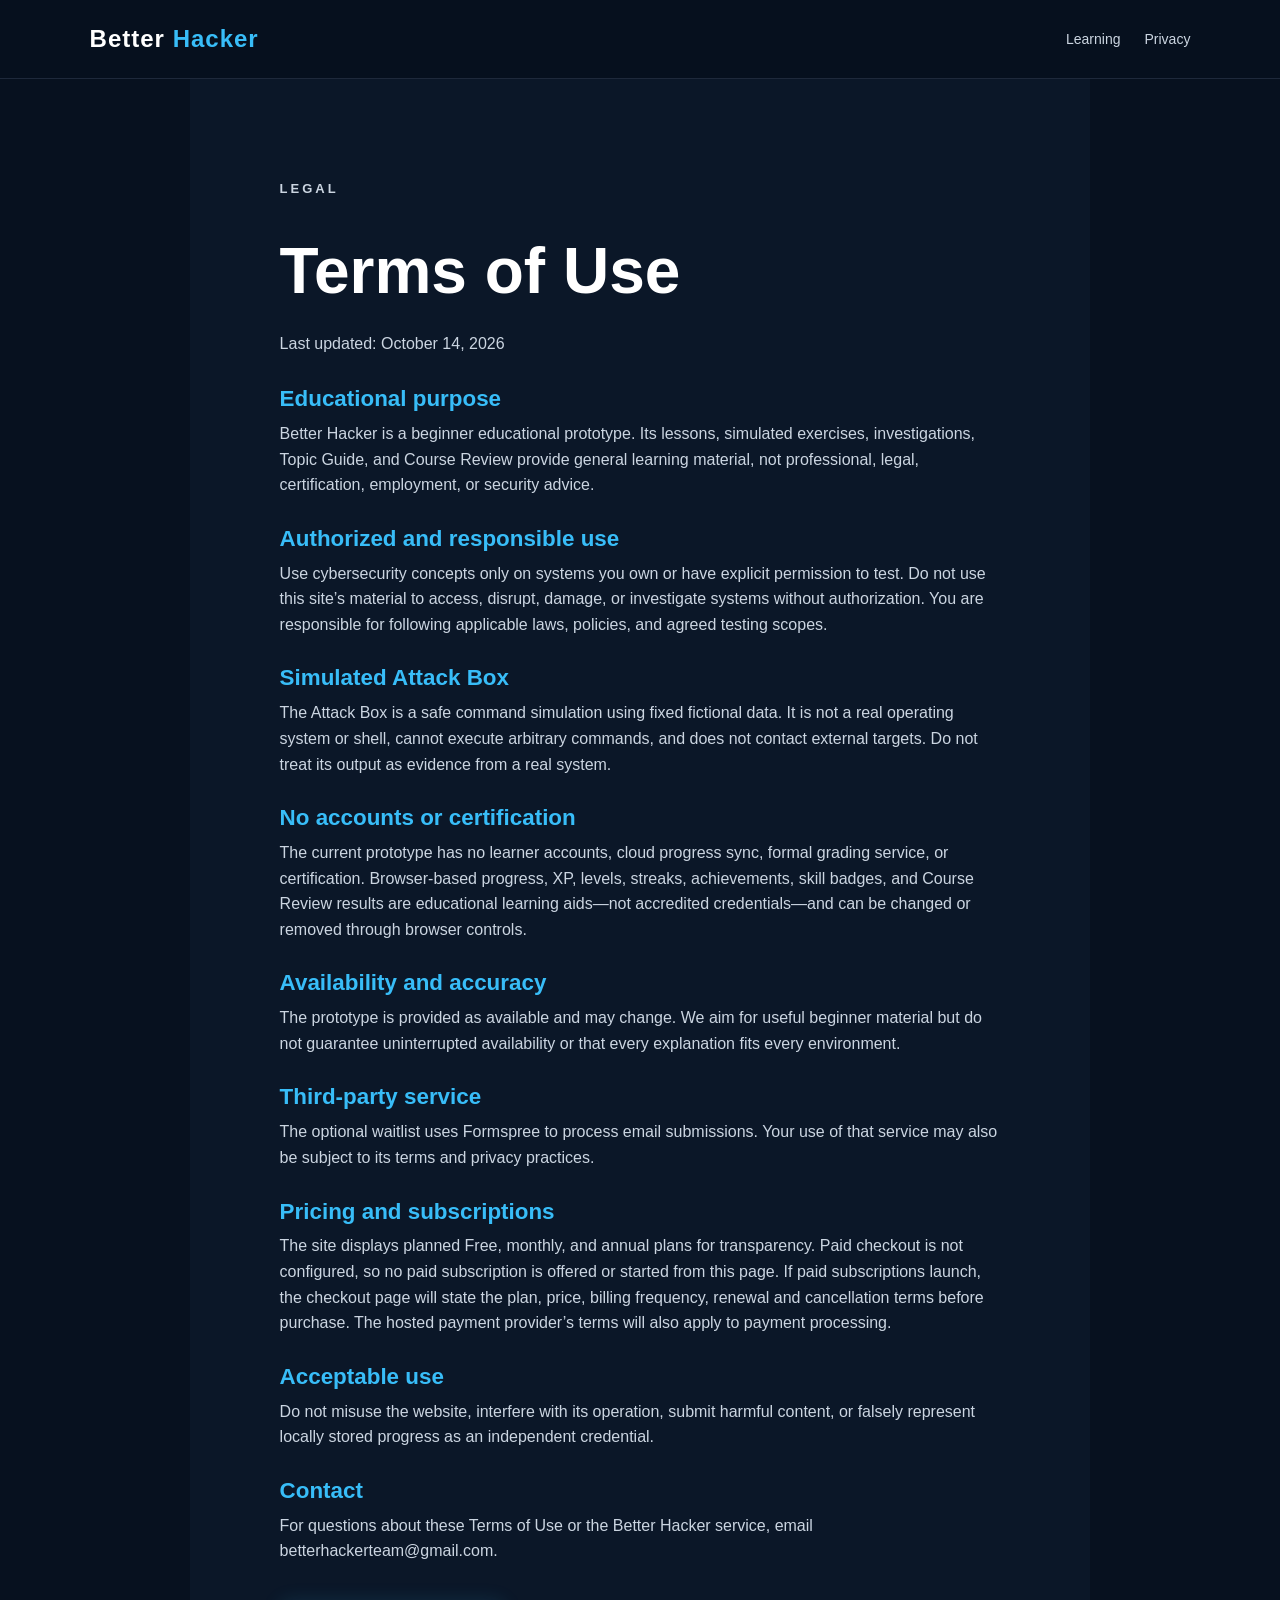
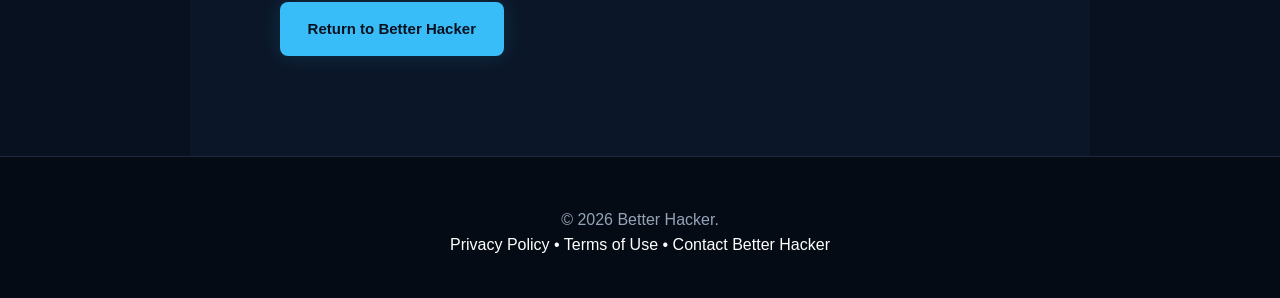
<file: terms.html>
<!DOCTYPE html>
<html lang="en">
<head>
  <meta charset="UTF-8">
  <meta name="viewport" content="width=device-width, initial-scale=1.0">
  <title>Terms of Use | Better Hacker</title>
  <meta name="description" content="Terms for using the Better Hacker educational cybersecurity prototype.">
  <link rel="canonical" href="https://betterhacker.org/terms.html">
  <link rel="stylesheet" href="style.css">
</head>
<body>
  <a class="skip-link" href="#main-content">Skip to main content</a>
  <nav class="navbar" aria-label="Legal page navigation">
    <a href="index.html#home" class="logo" aria-label="Better Hacker home">Better <span>Hacker</span></a>
    <ul class="nav-links"><li><a href="index.html#learn">Learning</a></li><li><a href="privacy.html">Privacy</a></li></ul>
  </nav>
  <main id="main-content" class="section legal-page" tabindex="-1">
    <p class="section-label">LEGAL</p>
    <h1>Terms of Use</h1>
    <p class="legal-updated">Last updated: October 14, 2026</p>
    <section><h2>Educational purpose</h2><p>Better Hacker is a beginner educational prototype. Its lessons, simulated exercises, investigations, Topic Guide, and Course Review provide general learning material, not professional, legal, certification, employment, or security advice.</p></section>
    <section><h2>Authorized and responsible use</h2><p>Use cybersecurity concepts only on systems you own or have explicit permission to test. Do not use this site’s material to access, disrupt, damage, or investigate systems without authorization. You are responsible for following applicable laws, policies, and agreed testing scopes.</p></section>
    <section><h2>Simulated Attack Box</h2><p>The Attack Box is a safe command simulation using fixed fictional data. It is not a real operating system or shell, cannot execute arbitrary commands, and does not contact external targets. Do not treat its output as evidence from a real system.</p></section>
    <section><h2>No accounts or certification</h2><p>The current prototype has no learner accounts, cloud progress sync, formal grading service, or certification. Browser-based progress, XP, levels, streaks, achievements, skill badges, and Course Review results are educational learning aids—not accredited credentials—and can be changed or removed through browser controls.</p></section>
    <section><h2>Availability and accuracy</h2><p>The prototype is provided as available and may change. We aim for useful beginner material but do not guarantee uninterrupted availability or that every explanation fits every environment.</p></section>
    <section><h2>Third-party service</h2><p>The optional waitlist uses Formspree to process email submissions. Your use of that service may also be subject to its terms and privacy practices.</p></section>
    <section><h2>Pricing and subscriptions</h2><p>The site displays planned Free, monthly, and annual plans for transparency. Paid checkout is not configured, so no paid subscription is offered or started from this page. If paid subscriptions launch, the checkout page will state the plan, price, billing frequency, renewal and cancellation terms before purchase. The hosted payment provider’s terms will also apply to payment processing.</p></section>
    <section><h2>Acceptable use</h2><p>Do not misuse the website, interfere with its operation, submit harmful content, or falsely represent locally stored progress as an independent credential.</p></section>
    <section><h2>Contact</h2><p>For questions about these Terms of Use or the Better Hacker service, email <a href="mailto:betterhackerteam@gmail.com">betterhackerteam@gmail.com</a>.</p></section>
    <a class="primary-button" href="index.html">Return to Better Hacker</a>
  </main>
  <footer><p>© 2026 Better Hacker.</p><div class="footer-links"><a href="privacy.html">Privacy Policy</a> <span>•</span> <a href="terms.html" aria-current="page">Terms of Use</a> <span>•</span> <a href="mailto:betterhackerteam@gmail.com">Contact Better Hacker</a></div></footer>
</body>
</html>
</file>
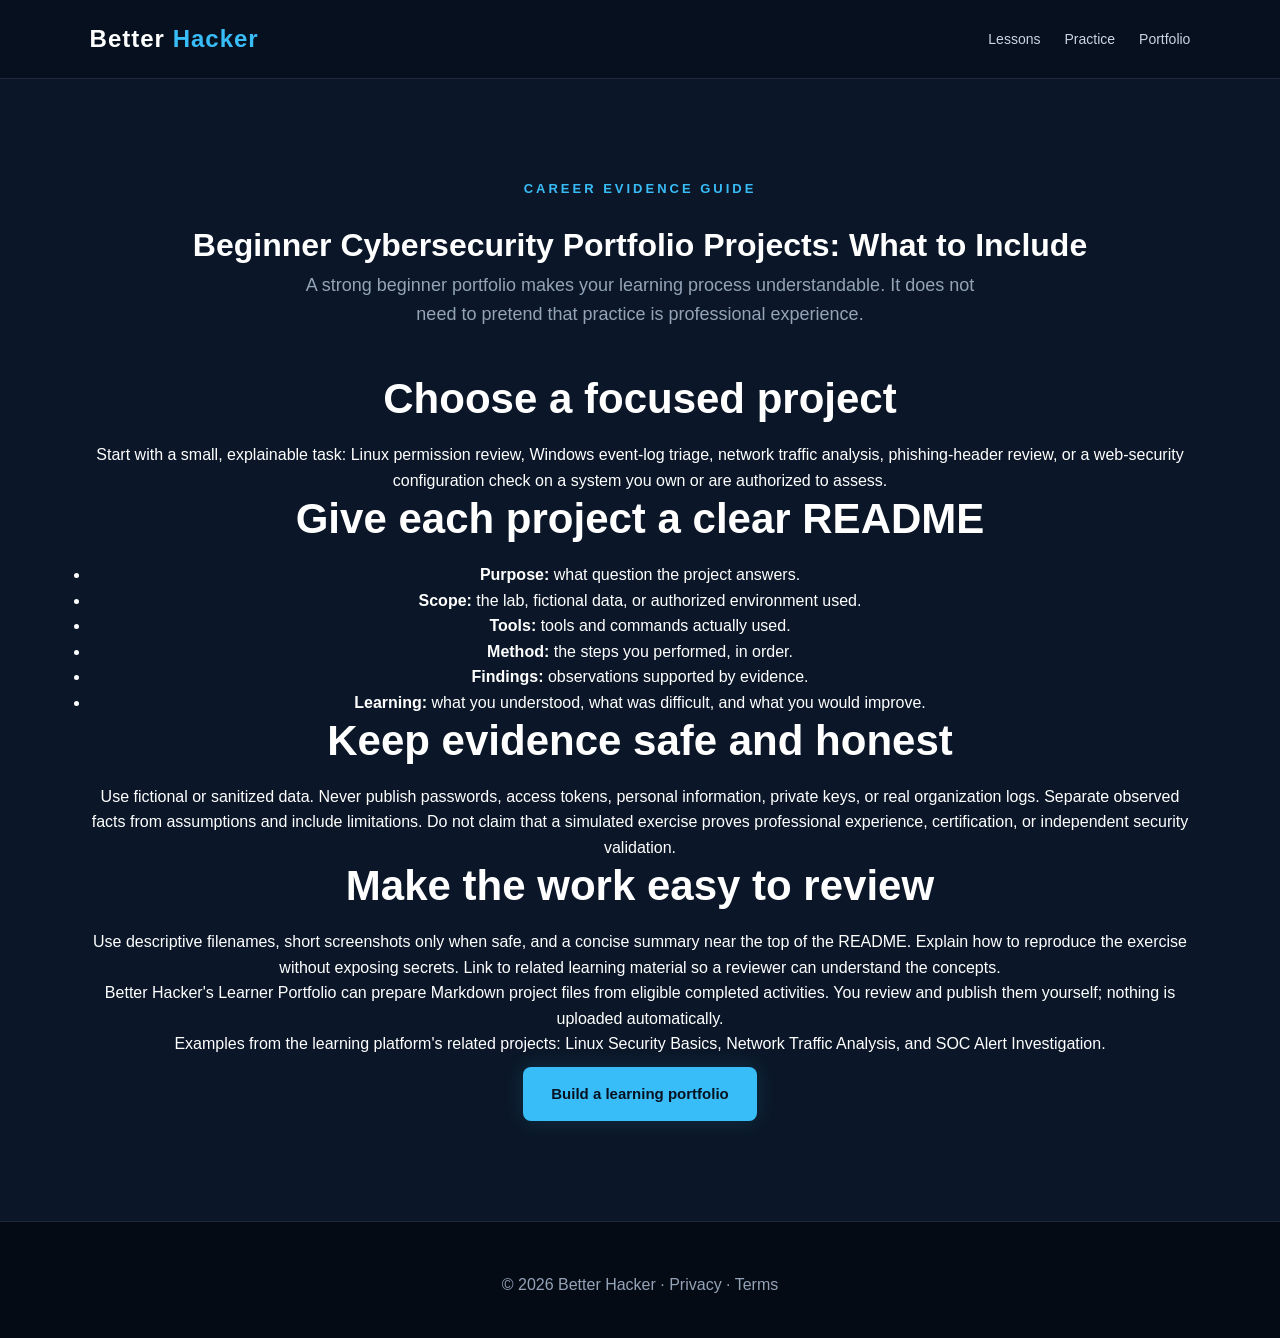
<file: guides/beginner-cybersecurity-portfolio-projects.html>
<!doctype html>
<html lang="en"><head><meta charset="utf-8"><meta name="viewport" content="width=device-width,initial-scale=1">
<title>Beginner Cybersecurity Portfolio Projects: What to Include | Better Hacker</title>
<meta name="description" content="Learn how to build a beginner cybersecurity portfolio with honest project evidence, clear READMEs, safe sample data, and documented learning.">
<link rel="canonical" href="https://betterhacker.org/guides/beginner-cybersecurity-portfolio-projects.html"><link rel="stylesheet" href="../style.css">
<script type="application/ld+json">{"@context":"https://schema.org","@type":"Article","headline":"Beginner Cybersecurity Portfolio Projects: What to Include","description":"A practical guide to documenting beginner cybersecurity learning projects honestly.","mainEntityOfPage":"https://betterhacker.org/guides/beginner-cybersecurity-portfolio-projects.html","publisher":{"@type":"Organization","name":"Better Hacker"}}</script></head>
<body><a class="skip-link" href="#main-content">Skip to content</a><nav class="navbar"><a class="logo" href="../index.html">Better <span>Hacker</span></a><ul class="nav-links"><li><a href="../index.html#learn">Lessons</a></li><li><a href="../index.html#labs">Practice</a></li><li><a href="../index.html#portfolio">Portfolio</a></li></ul></nav>
<main id="main-content" class="section"><p class="section-label">CAREER EVIDENCE GUIDE</p><h1>Beginner Cybersecurity Portfolio Projects: What to Include</h1>
<p class="section-intro">A strong beginner portfolio makes your learning process understandable. It does not need to pretend that practice is professional experience.</p>
<h2>Choose a focused project</h2><p>Start with a small, explainable task: Linux permission review, Windows event-log triage, network traffic analysis, phishing-header review, or a web-security configuration check on a system you own or are authorized to assess.</p>
<h2>Give each project a clear README</h2><ul><li><strong>Purpose:</strong> what question the project answers.</li><li><strong>Scope:</strong> the lab, fictional data, or authorized environment used.</li><li><strong>Tools:</strong> tools and commands actually used.</li><li><strong>Method:</strong> the steps you performed, in order.</li><li><strong>Findings:</strong> observations supported by evidence.</li><li><strong>Learning:</strong> what you understood, what was difficult, and what you would improve.</li></ul>
<h2>Keep evidence safe and honest</h2><p>Use fictional or sanitized data. Never publish passwords, access tokens, personal information, private keys, or real organization logs. Separate observed facts from assumptions and include limitations. Do not claim that a simulated exercise proves professional experience, certification, or independent security validation.</p>
<h2>Make the work easy to review</h2><p>Use descriptive filenames, short screenshots only when safe, and a concise summary near the top of the README. Explain how to reproduce the exercise without exposing secrets. Link to related learning material so a reviewer can understand the concepts.</p>
<p>Better Hacker's <a href="../index.html#portfolio">Learner Portfolio</a> can prepare Markdown project files from eligible completed activities. You review and publish them yourself; nothing is uploaded automatically.</p>
<p>Examples from the learning platform's related projects: <a href="https://github.com/leonapacanis725-web/linux-security-basics">Linux Security Basics</a>, <a href="https://github.com/leonapacanis725-web/network-traffic-analysis">Network Traffic Analysis</a>, and <a href="https://github.com/leonapacanis725-web/soc-alert-investigation">SOC Alert Investigation</a>.</p><p><a class="primary-button" href="../index.html#portfolio">Build a learning portfolio</a></p></main><footer><p>© 2026 Better Hacker · <a href="../privacy.html">Privacy</a> · <a href="../terms.html">Terms</a></p></footer></body></html>
</file>
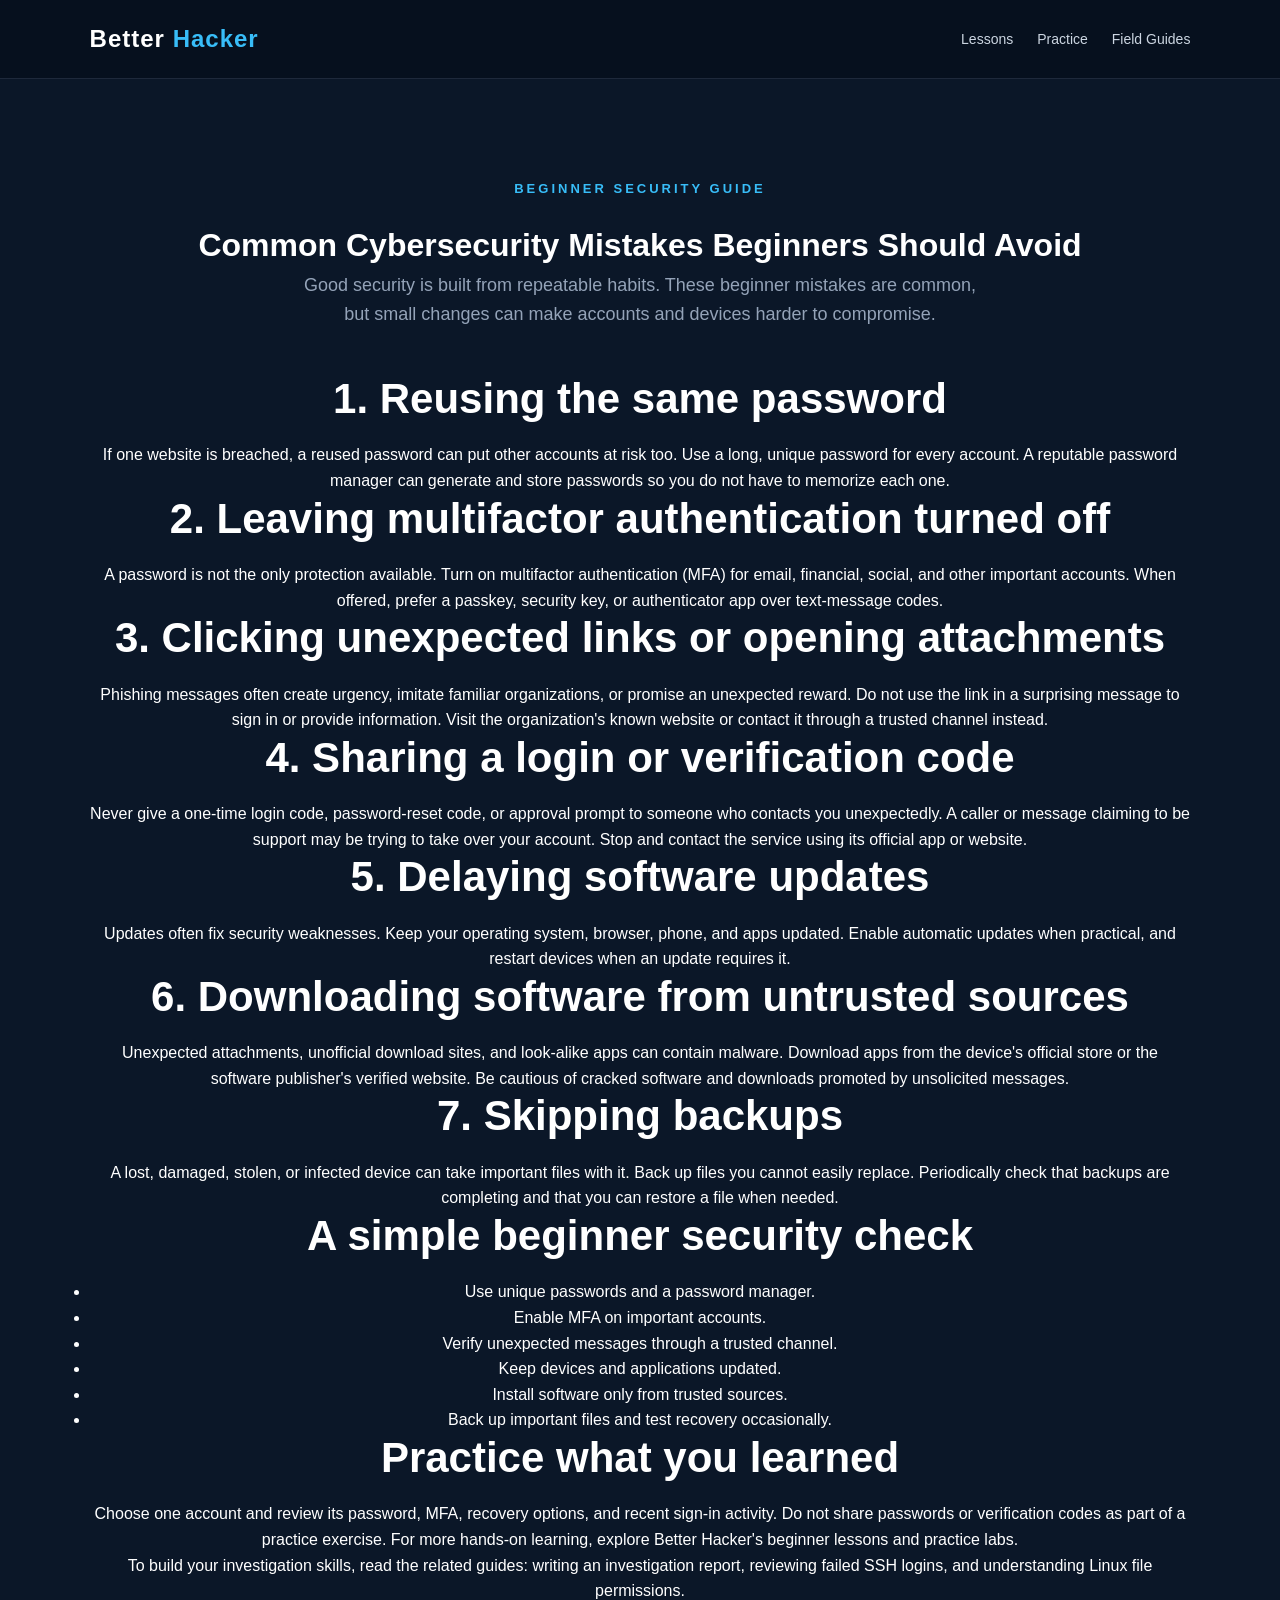
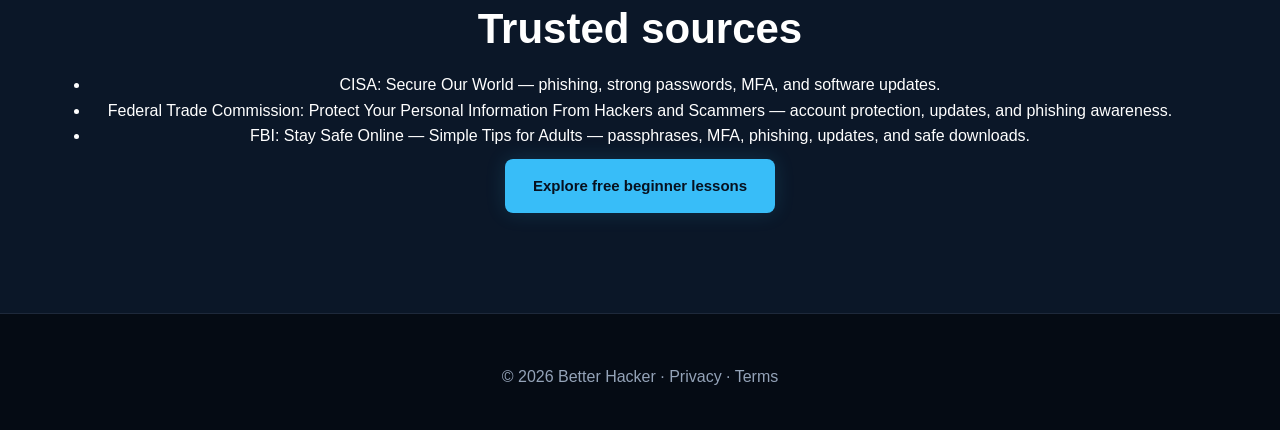
<file: guides/common-cybersecurity-mistakes-beginners-should-avoid.html>
<!doctype html>
<html lang="en">
<head>
<meta charset="utf-8">
<meta name="viewport" content="width=device-width,initial-scale=1">
<title>Common Cybersecurity Mistakes Beginners Should Avoid | Better Hacker</title>
<meta name="description" content="Learn seven common cybersecurity mistakes beginners make and practical ways to protect accounts, devices, and personal information.">
<link rel="canonical" href="https://betterhacker.org/guides/common-cybersecurity-mistakes-beginners-should-avoid.html">
<link rel="stylesheet" href="../style.css">
<script type="application/ld+json">{"@context":"https://schema.org","@type":"Article","headline":"Common Cybersecurity Mistakes Beginners Should Avoid","description":"A practical beginner guide to avoiding common account, phishing, device, and data-protection mistakes.","mainEntityOfPage":"https://betterhacker.org/guides/common-cybersecurity-mistakes-beginners-should-avoid.html","publisher":{"@type":"Organization","name":"Better Hacker"}}</script>
</head>
<body>
<a class="skip-link" href="#main-content">Skip to content</a>
<nav class="navbar"><a class="logo" href="../index.html">Better <span>Hacker</span></a><ul class="nav-links"><li><a href="../index.html#learn">Lessons</a></li><li><a href="../index.html#labs">Practice</a></li><li><a href="../index.html#guides">Field Guides</a></li></ul></nav>
<main id="main-content" class="section">
<p class="section-label">BEGINNER SECURITY GUIDE</p>
<h1>Common Cybersecurity Mistakes Beginners Should Avoid</h1>
<p class="section-intro">Good security is built from repeatable habits. These beginner mistakes are common, but small changes can make accounts and devices harder to compromise.</p>

<h2>1. Reusing the same password</h2>
<p>If one website is breached, a reused password can put other accounts at risk too. Use a long, unique password for every account. A reputable password manager can generate and store passwords so you do not have to memorize each one.</p>

<h2>2. Leaving multifactor authentication turned off</h2>
<p>A password is not the only protection available. Turn on multifactor authentication (MFA) for email, financial, social, and other important accounts. When offered, prefer a passkey, security key, or authenticator app over text-message codes.</p>

<h2>3. Clicking unexpected links or opening attachments</h2>
<p>Phishing messages often create urgency, imitate familiar organizations, or promise an unexpected reward. Do not use the link in a surprising message to sign in or provide information. Visit the organization's known website or contact it through a trusted channel instead.</p>

<h2>4. Sharing a login or verification code</h2>
<p>Never give a one-time login code, password-reset code, or approval prompt to someone who contacts you unexpectedly. A caller or message claiming to be support may be trying to take over your account. Stop and contact the service using its official app or website.</p>

<h2>5. Delaying software updates</h2>
<p>Updates often fix security weaknesses. Keep your operating system, browser, phone, and apps updated. Enable automatic updates when practical, and restart devices when an update requires it.</p>

<h2>6. Downloading software from untrusted sources</h2>
<p>Unexpected attachments, unofficial download sites, and look-alike apps can contain malware. Download apps from the device's official store or the software publisher's verified website. Be cautious of cracked software and downloads promoted by unsolicited messages.</p>

<h2>7. Skipping backups</h2>
<p>A lost, damaged, stolen, or infected device can take important files with it. Back up files you cannot easily replace. Periodically check that backups are completing and that you can restore a file when needed.</p>

<h2>A simple beginner security check</h2>
<ul>
<li>Use unique passwords and a password manager.</li>
<li>Enable MFA on important accounts.</li>
<li>Verify unexpected messages through a trusted channel.</li>
<li>Keep devices and applications updated.</li>
<li>Install software only from trusted sources.</li>
<li>Back up important files and test recovery occasionally.</li>
</ul>

<h2>Practice what you learned</h2>
<p>Choose one account and review its password, MFA, recovery options, and recent sign-in activity. Do not share passwords or verification codes as part of a practice exercise. For more hands-on learning, explore Better Hacker's <a href="../index.html#learn">beginner lessons</a> and <a href="../index.html#labs">practice labs</a>.</p>
<p>To build your investigation skills, read the related guides: <a href="how-to-write-cybersecurity-investigation-report.html">writing an investigation report</a>, <a href="ssh-failed-login-auth-log.html">reviewing failed SSH logins</a>, and <a href="linux-file-permissions-0644-vs-0600.html">understanding Linux file permissions</a>.</p>

<h2>Trusted sources</h2>
<ul>
<li><a href="https://www.cisa.gov/secure-our-world/secure-yourself-your-family" target="_blank" rel="noopener noreferrer">CISA: Secure Our World</a> — phishing, strong passwords, MFA, and software updates.</li>
<li><a href="https://consumer.ftc.gov/articles/protect-your-personal-information-hackers-and-scammers" target="_blank" rel="noopener noreferrer">Federal Trade Commission: Protect Your Personal Information From Hackers and Scammers</a> — account protection, updates, and phishing awareness.</li>
<li><a href="https://www.fbi.gov/how-we-can-help-you/online-safety/stay-safe-online-simple-tips-for-adults" target="_blank" rel="noopener noreferrer">FBI: Stay Safe Online — Simple Tips for Adults</a> — passphrases, MFA, phishing, updates, and safe downloads.</li>
</ul>
<p><a class="primary-button" href="../index.html#learn">Explore free beginner lessons</a></p>
</main>
<footer><p>© 2026 Better Hacker · <a href="../privacy.html">Privacy</a> · <a href="../terms.html">Terms</a></p></footer>
</body>
</html>
</file>
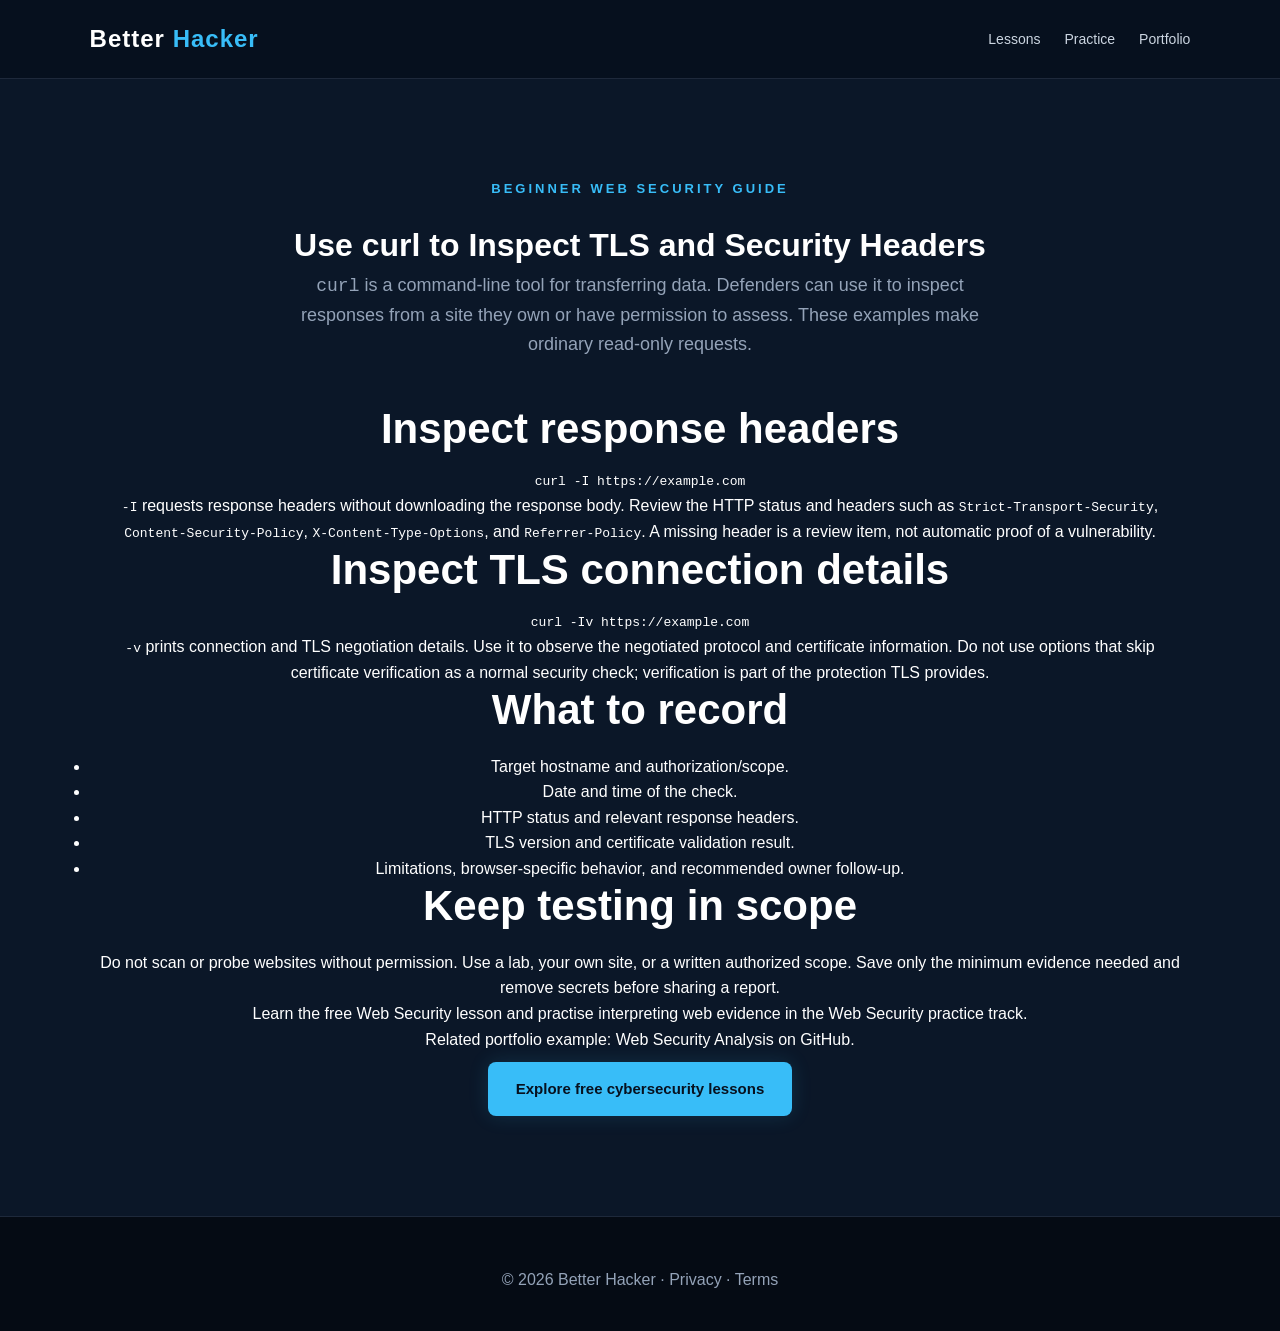
<file: guides/curl-tls-security-headers.html>
<!doctype html>
<html lang="en"><head><meta charset="utf-8"><meta name="viewport" content="width=device-width,initial-scale=1">
<title>Use curl to Inspect TLS and Security Headers | Better Hacker</title>
<meta name="description" content="Learn safe curl commands for reviewing HTTP response headers and TLS connection details on a website you own or are authorized to assess.">
<link rel="canonical" href="https://betterhacker.org/guides/curl-tls-security-headers.html"><link rel="stylesheet" href="../style.css">
<script type="application/ld+json">{"@context":"https://schema.org","@type":"Article","headline":"Use curl to Inspect TLS and Security Headers","description":"A beginner guide to read-only HTTP header and TLS inspection with curl.","mainEntityOfPage":"https://betterhacker.org/guides/curl-tls-security-headers.html","publisher":{"@type":"Organization","name":"Better Hacker"}}</script></head>
<body><a class="skip-link" href="#main-content">Skip to content</a><nav class="navbar"><a class="logo" href="../index.html">Better <span>Hacker</span></a><ul class="nav-links"><li><a href="../index.html#learn">Lessons</a></li><li><a href="../index.html#labs">Practice</a></li><li><a href="../index.html#portfolio">Portfolio</a></li></ul></nav>
<main id="main-content" class="section"><p class="section-label">BEGINNER WEB SECURITY GUIDE</p><h1>Use curl to Inspect TLS and Security Headers</h1>
<p class="section-intro"><code>curl</code> is a command-line tool for transferring data. Defenders can use it to inspect responses from a site they own or have permission to assess. These examples make ordinary read-only requests.</p>
<h2>Inspect response headers</h2><pre><code>curl -I https://example.com</code></pre><p><code>-I</code> requests response headers without downloading the response body. Review the HTTP status and headers such as <code>Strict-Transport-Security</code>, <code>Content-Security-Policy</code>, <code>X-Content-Type-Options</code>, and <code>Referrer-Policy</code>. A missing header is a review item, not automatic proof of a vulnerability.</p>
<h2>Inspect TLS connection details</h2><pre><code>curl -Iv https://example.com</code></pre><p><code>-v</code> prints connection and TLS negotiation details. Use it to observe the negotiated protocol and certificate information. Do not use options that skip certificate verification as a normal security check; verification is part of the protection TLS provides.</p>
<h2>What to record</h2><ul><li>Target hostname and authorization/scope.</li><li>Date and time of the check.</li><li>HTTP status and relevant response headers.</li><li>TLS version and certificate validation result.</li><li>Limitations, browser-specific behavior, and recommended owner follow-up.</li></ul>
<h2>Keep testing in scope</h2><p>Do not scan or probe websites without permission. Use a lab, your own site, or a written authorized scope. Save only the minimum evidence needed and remove secrets before sharing a report.</p>
<p><a href="../index.html#web-security-lesson">Learn the free Web Security lesson</a> and practise interpreting web evidence in the <a href="../index.html#practice-library">Web Security practice track</a>.</p><p>Related portfolio example: <a href="https://github.com/leonapacanis725-web/web-security-analysis">Web Security Analysis on GitHub</a>.</p><p><a class="primary-button" href="../index.html#learn">Explore free cybersecurity lessons</a></p></main><footer><p>© 2026 Better Hacker · <a href="../privacy.html">Privacy</a> · <a href="../terms.html">Terms</a></p></footer></body></html>
</file>
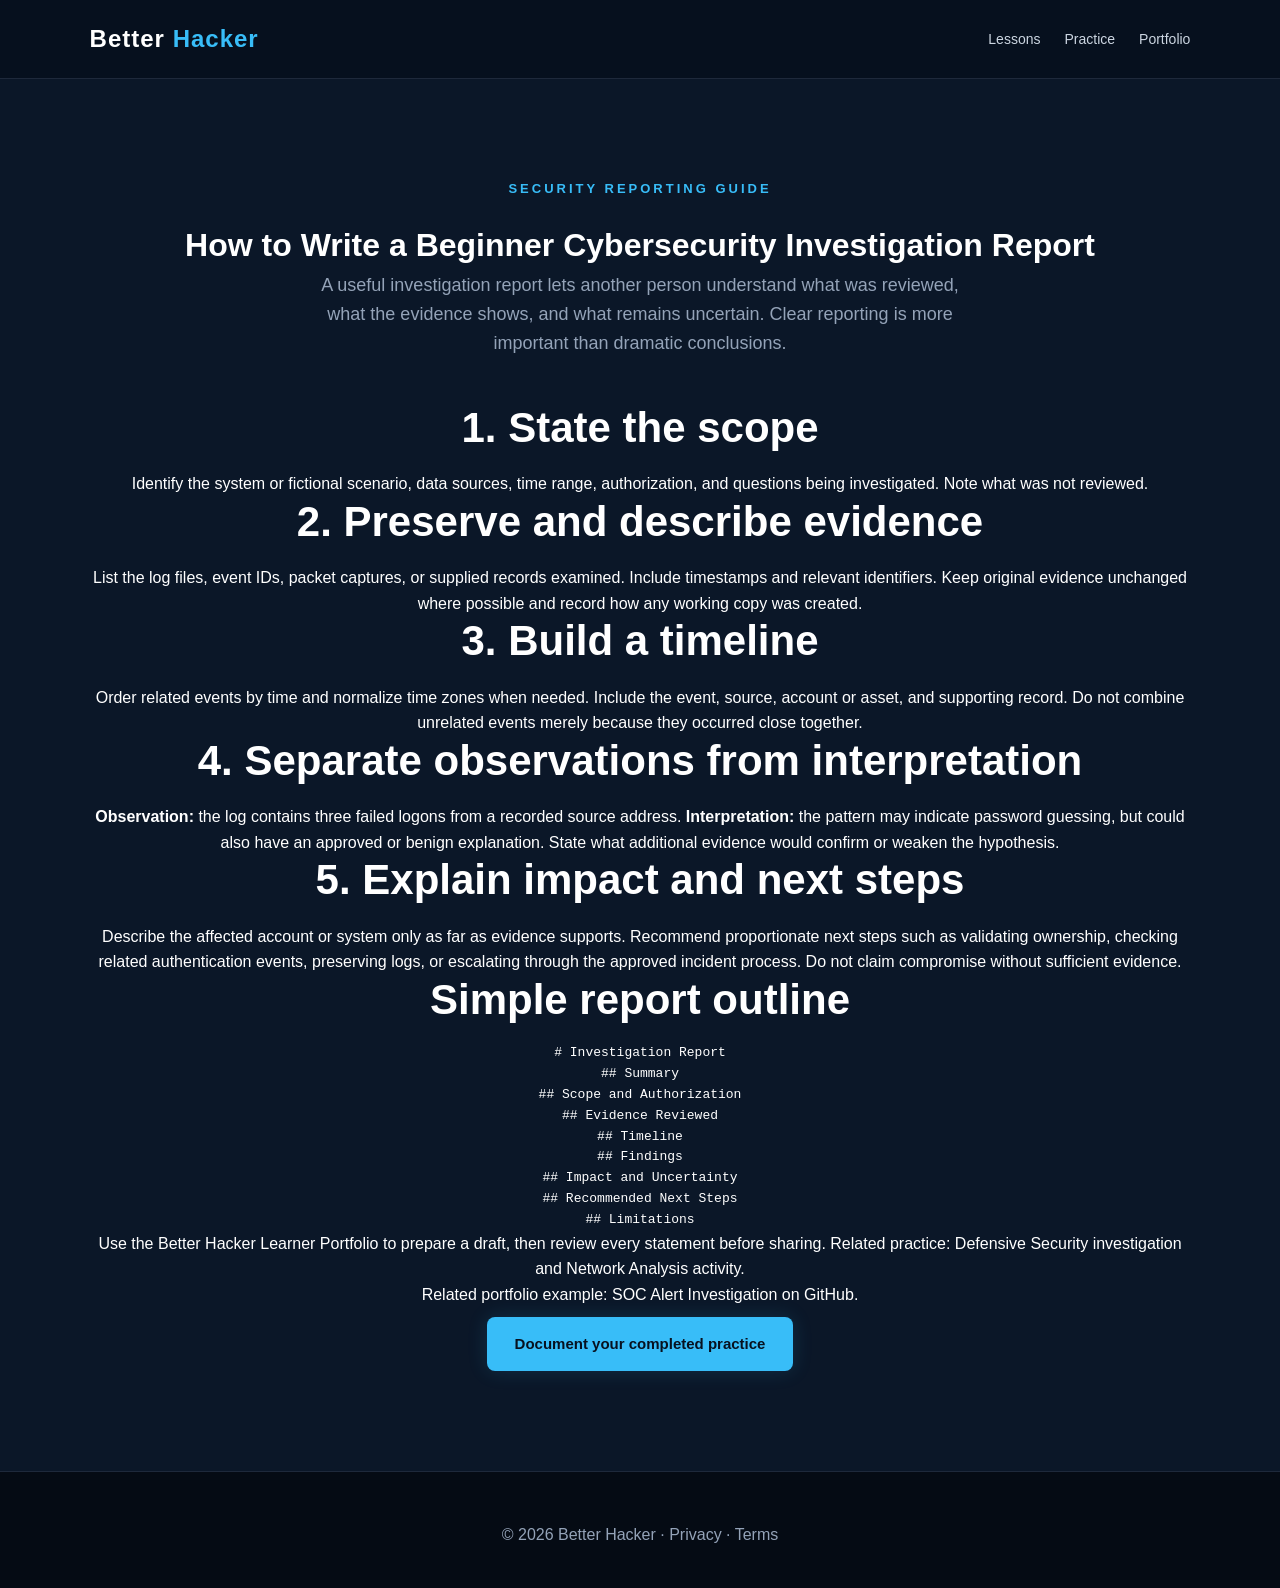
<file: guides/how-to-write-cybersecurity-investigation-report.html>
<!doctype html>
<html lang="en"><head><meta charset="utf-8"><meta name="viewport" content="width=device-width,initial-scale=1">
<title>How to Write a Beginner Cybersecurity Investigation Report | Better Hacker</title>
<meta name="description" content="Use a simple cybersecurity investigation report structure: scope, evidence, timeline, findings, uncertainty, impact, and recommended next steps.">
<link rel="canonical" href="https://betterhacker.org/guides/how-to-write-cybersecurity-investigation-report.html"><link rel="stylesheet" href="../style.css">
<script type="application/ld+json">{"@context":"https://schema.org","@type":"Article","headline":"How to Write a Beginner Cybersecurity Investigation Report","description":"A beginner-friendly structure for evidence-based security investigation reports.","mainEntityOfPage":"https://betterhacker.org/guides/how-to-write-cybersecurity-investigation-report.html","publisher":{"@type":"Organization","name":"Better Hacker"}}</script></head>
<body><a class="skip-link" href="#main-content">Skip to content</a><nav class="navbar"><a class="logo" href="../index.html">Better <span>Hacker</span></a><ul class="nav-links"><li><a href="../index.html#learn">Lessons</a></li><li><a href="../index.html#labs">Practice</a></li><li><a href="../index.html#portfolio">Portfolio</a></li></ul></nav>
<main id="main-content" class="section"><p class="section-label">SECURITY REPORTING GUIDE</p><h1>How to Write a Beginner Cybersecurity Investigation Report</h1>
<p class="section-intro">A useful investigation report lets another person understand what was reviewed, what the evidence shows, and what remains uncertain. Clear reporting is more important than dramatic conclusions.</p>
<h2>1. State the scope</h2><p>Identify the system or fictional scenario, data sources, time range, authorization, and questions being investigated. Note what was not reviewed.</p>
<h2>2. Preserve and describe evidence</h2><p>List the log files, event IDs, packet captures, or supplied records examined. Include timestamps and relevant identifiers. Keep original evidence unchanged where possible and record how any working copy was created.</p>
<h2>3. Build a timeline</h2><p>Order related events by time and normalize time zones when needed. Include the event, source, account or asset, and supporting record. Do not combine unrelated events merely because they occurred close together.</p>
<h2>4. Separate observations from interpretation</h2><p><strong>Observation:</strong> the log contains three failed logons from a recorded source address. <strong>Interpretation:</strong> the pattern may indicate password guessing, but could also have an approved or benign explanation. State what additional evidence would confirm or weaken the hypothesis.</p>
<h2>5. Explain impact and next steps</h2><p>Describe the affected account or system only as far as evidence supports. Recommend proportionate next steps such as validating ownership, checking related authentication events, preserving logs, or escalating through the approved incident process. Do not claim compromise without sufficient evidence.</p>
<h2>Simple report outline</h2><pre><code># Investigation Report
## Summary
## Scope and Authorization
## Evidence Reviewed
## Timeline
## Findings
## Impact and Uncertainty
## Recommended Next Steps
## Limitations</code></pre>
<p>Use the <a href="../index.html#portfolio">Better Hacker Learner Portfolio</a> to prepare a draft, then review every statement before sharing. Related practice: <a href="../index.html#practice-defensive-security">Defensive Security investigation</a> and <a href="../index.html#practice-network-analysis">Network Analysis activity</a>.</p>
<p>Related portfolio example: <a href="https://github.com/leonapacanis725-web/soc-alert-investigation">SOC Alert Investigation on GitHub</a>.</p><p><a class="primary-button" href="../index.html#portfolio">Document your completed practice</a></p></main><footer><p>© 2026 Better Hacker · <a href="../privacy.html">Privacy</a> · <a href="../terms.html">Terms</a></p></footer></body></html>
</file>
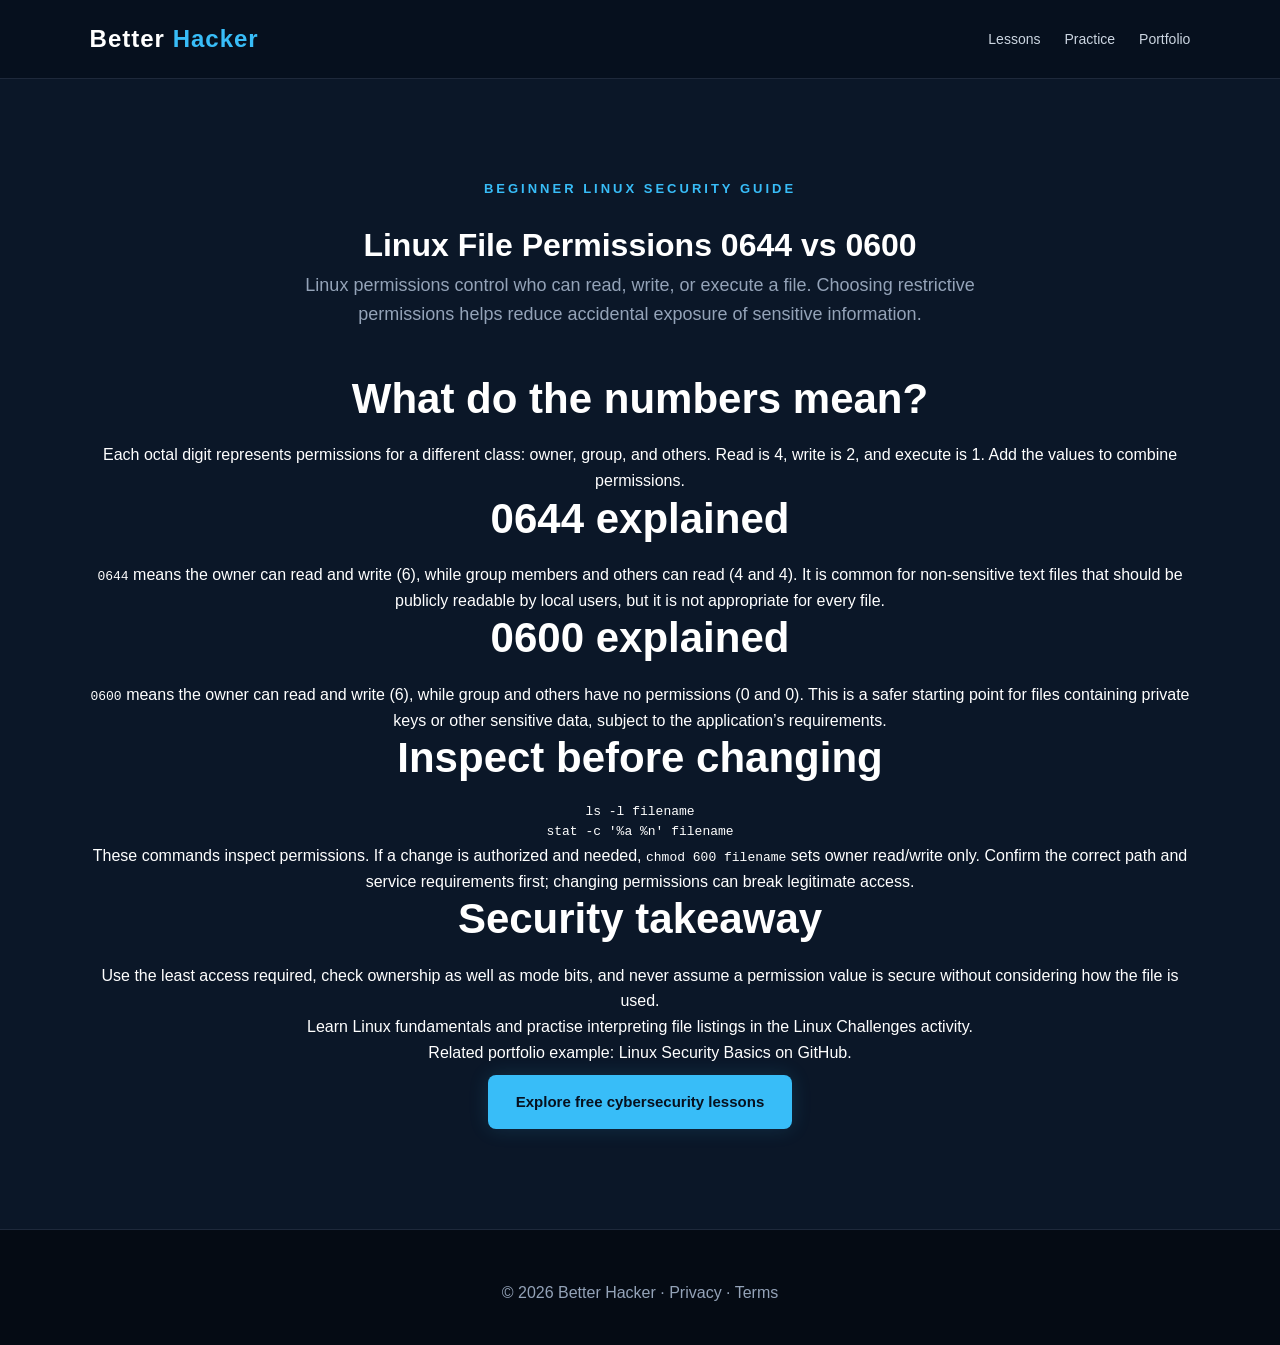
<file: guides/linux-file-permissions-0644-vs-0600.html>
<!doctype html>
<html lang="en"><head><meta charset="utf-8"><meta name="viewport" content="width=device-width,initial-scale=1">
<title>Linux File Permissions 0644 vs 0600: Beginner Guide | Better Hacker</title>
<meta name="description" content="Learn the difference between Linux permissions 0644 and 0600, how octal permissions work, and when to restrict sensitive files.">
<link rel="canonical" href="https://betterhacker.org/guides/linux-file-permissions-0644-vs-0600.html"><link rel="stylesheet" href="../style.css">
<script type="application/ld+json">{"@context":"https://schema.org","@type":"Article","headline":"Linux File Permissions 0644 vs 0600","description":"A beginner explanation of Linux octal file permissions.","mainEntityOfPage":"https://betterhacker.org/guides/linux-file-permissions-0644-vs-0600.html","publisher":{"@type":"Organization","name":"Better Hacker"}}</script></head>
<body><a class="skip-link" href="#main-content">Skip to content</a><nav class="navbar"><a class="logo" href="../index.html">Better <span>Hacker</span></a><ul class="nav-links"><li><a href="../index.html#learn">Lessons</a></li><li><a href="../index.html#labs">Practice</a></li><li><a href="../index.html#portfolio">Portfolio</a></li></ul></nav>
<main id="main-content" class="section"><p class="section-label">BEGINNER LINUX SECURITY GUIDE</p><h1>Linux File Permissions 0644 vs 0600</h1>
<p class="section-intro">Linux permissions control who can read, write, or execute a file. Choosing restrictive permissions helps reduce accidental exposure of sensitive information.</p>
<h2>What do the numbers mean?</h2><p>Each octal digit represents permissions for a different class: owner, group, and others. Read is 4, write is 2, and execute is 1. Add the values to combine permissions.</p><h2>0644 explained</h2><p><code>0644</code> means the owner can read and write (6), while group members and others can read (4 and 4). It is common for non-sensitive text files that should be publicly readable by local users, but it is not appropriate for every file.</p><h2>0600 explained</h2><p><code>0600</code> means the owner can read and write (6), while group and others have no permissions (0 and 0). This is a safer starting point for files containing private keys or other sensitive data, subject to the application’s requirements.</p><h2>Inspect before changing</h2><pre><code>ls -l filename
stat -c '%a %n' filename</code></pre><p>These commands inspect permissions. If a change is authorized and needed, <code>chmod 600 filename</code> sets owner read/write only. Confirm the correct path and service requirements first; changing permissions can break legitimate access.</p><h2>Security takeaway</h2><p>Use the least access required, check ownership as well as mode bits, and never assume a permission value is secure without considering how the file is used.</p>
<p><a href="../index.html#linux-lesson">Learn Linux fundamentals</a> and practise interpreting file listings in the <a href="../index.html#practice-linux-challenges">Linux Challenges activity</a>.</p><p>Related portfolio example: <a href="https://github.com/leonapacanis725-web/linux-security-basics">Linux Security Basics on GitHub</a>.</p><p><a class="primary-button" href="../index.html#learn">Explore free cybersecurity lessons</a></p></main><footer><p>© 2026 Better Hacker · <a href="../privacy.html">Privacy</a> · <a href="../terms.html">Terms</a></p></footer></body></html>
</file>
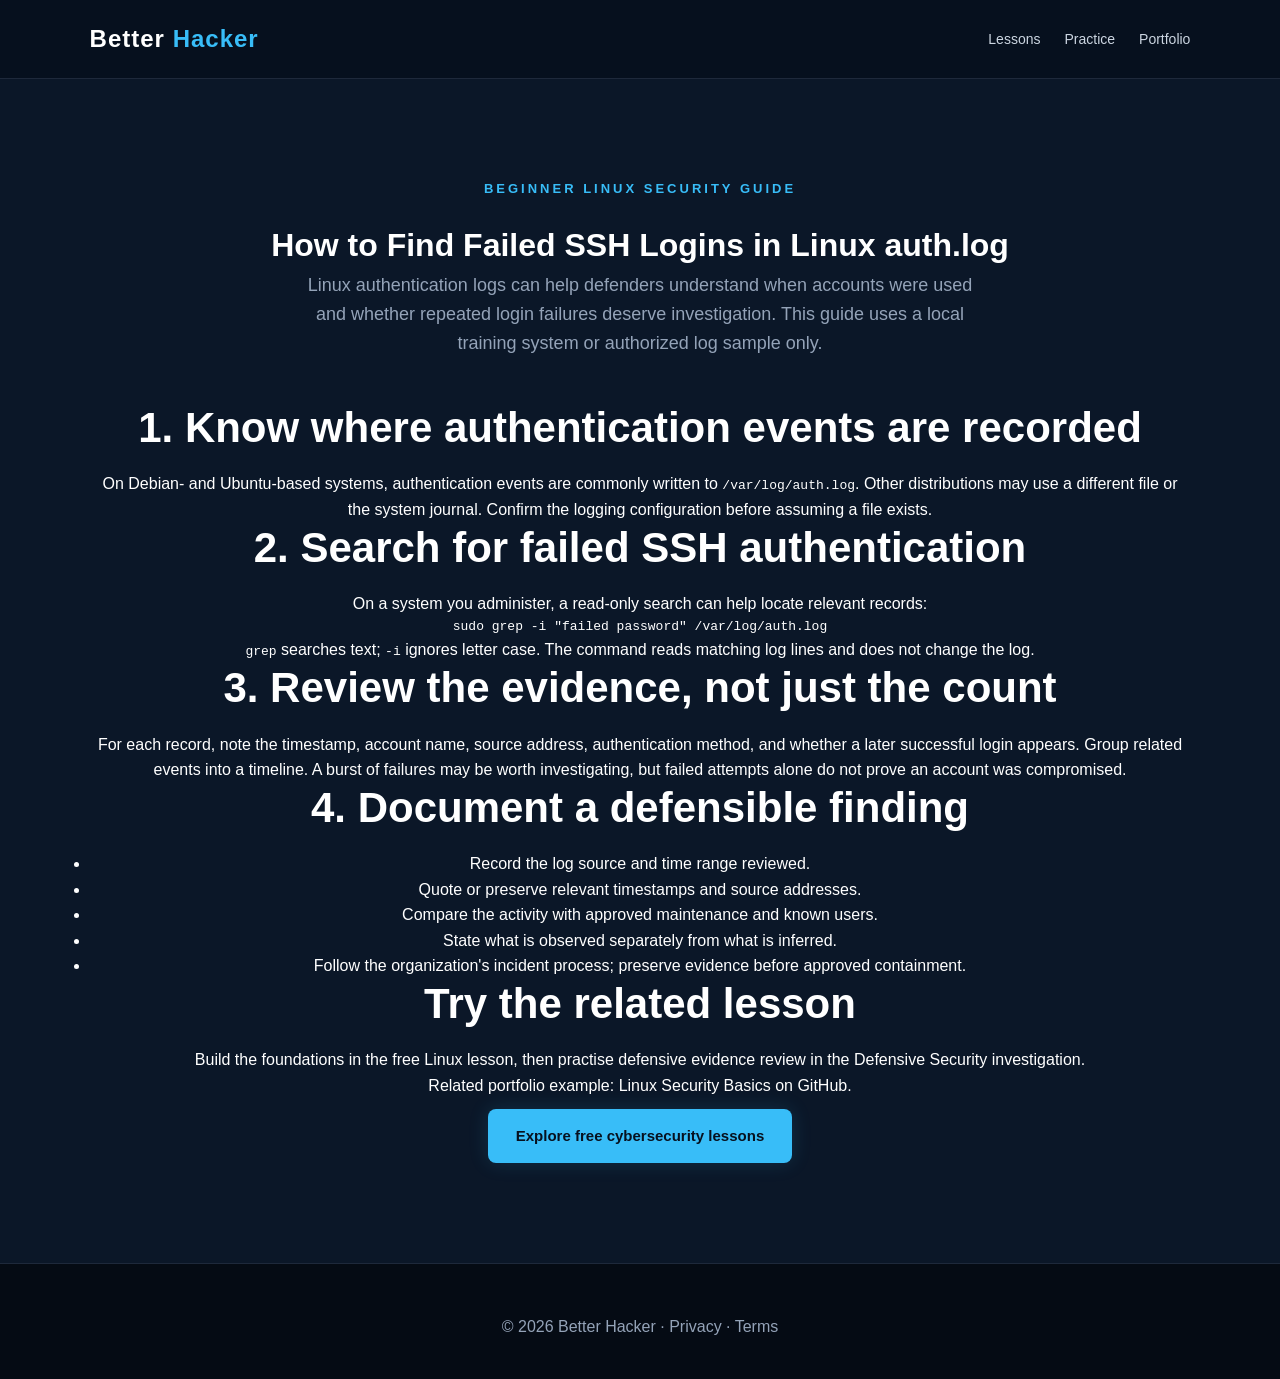
<file: guides/ssh-failed-login-auth-log.html>
<!doctype html>
<html lang="en"><head><meta charset="utf-8"><meta name="viewport" content="width=device-width,initial-scale=1">
<title>How to Find Failed SSH Logins in Linux auth.log | Better Hacker</title>
<meta name="description" content="Learn how to review Linux auth.log for failed SSH logins, identify useful fields, build a timeline, and document evidence safely.">
<link rel="canonical" href="https://betterhacker.org/guides/ssh-failed-login-auth-log.html"><link rel="stylesheet" href="../style.css">
<script type="application/ld+json">{"@context":"https://schema.org","@type":"Article","headline":"How to Find Failed SSH Logins in Linux auth.log","description":"A beginner guide to reviewing Linux authentication logs for failed SSH logins.","mainEntityOfPage":"https://betterhacker.org/guides/ssh-failed-login-auth-log.html","publisher":{"@type":"Organization","name":"Better Hacker"}}</script></head>
<body><a class="skip-link" href="#main-content">Skip to content</a><nav class="navbar"><a class="logo" href="../index.html">Better <span>Hacker</span></a><ul class="nav-links"><li><a href="../index.html#learn">Lessons</a></li><li><a href="../index.html#labs">Practice</a></li><li><a href="../index.html#portfolio">Portfolio</a></li></ul></nav>
<main id="main-content" class="section"><p class="section-label">BEGINNER LINUX SECURITY GUIDE</p><h1>How to Find Failed SSH Logins in Linux auth.log</h1>
<p class="section-intro">Linux authentication logs can help defenders understand when accounts were used and whether repeated login failures deserve investigation. This guide uses a local training system or authorized log sample only.</p>
<h2>1. Know where authentication events are recorded</h2><p>On Debian- and Ubuntu-based systems, authentication events are commonly written to <code>/var/log/auth.log</code>. Other distributions may use a different file or the system journal. Confirm the logging configuration before assuming a file exists.</p>
<h2>2. Search for failed SSH authentication</h2><p>On a system you administer, a read-only search can help locate relevant records:</p><pre><code>sudo grep -i "failed password" /var/log/auth.log</code></pre><p><code>grep</code> searches text; <code>-i</code> ignores letter case. The command reads matching log lines and does not change the log.</p>
<h2>3. Review the evidence, not just the count</h2><p>For each record, note the timestamp, account name, source address, authentication method, and whether a later successful login appears. Group related events into a timeline. A burst of failures may be worth investigating, but failed attempts alone do not prove an account was compromised.</p>
<h2>4. Document a defensible finding</h2><ul><li>Record the log source and time range reviewed.</li><li>Quote or preserve relevant timestamps and source addresses.</li><li>Compare the activity with approved maintenance and known users.</li><li>State what is observed separately from what is inferred.</li><li>Follow the organization's incident process; preserve evidence before approved containment.</li></ul>
<h2>Try the related lesson</h2><p>Build the foundations in the <a href="../index.html#linux-lesson">free Linux lesson</a>, then practise defensive evidence review in the <a href="../index.html#practice-defensive-security">Defensive Security investigation</a>.</p>
<p>Related portfolio example: <a href="https://github.com/leonapacanis725-web/linux-security-basics">Linux Security Basics on GitHub</a>.</p><p><a class="primary-button" href="../index.html#learn">Explore free cybersecurity lessons</a></p></main><footer><p>© 2026 Better Hacker · <a href="../privacy.html">Privacy</a> · <a href="../terms.html">Terms</a></p></footer></body></html>
</file>
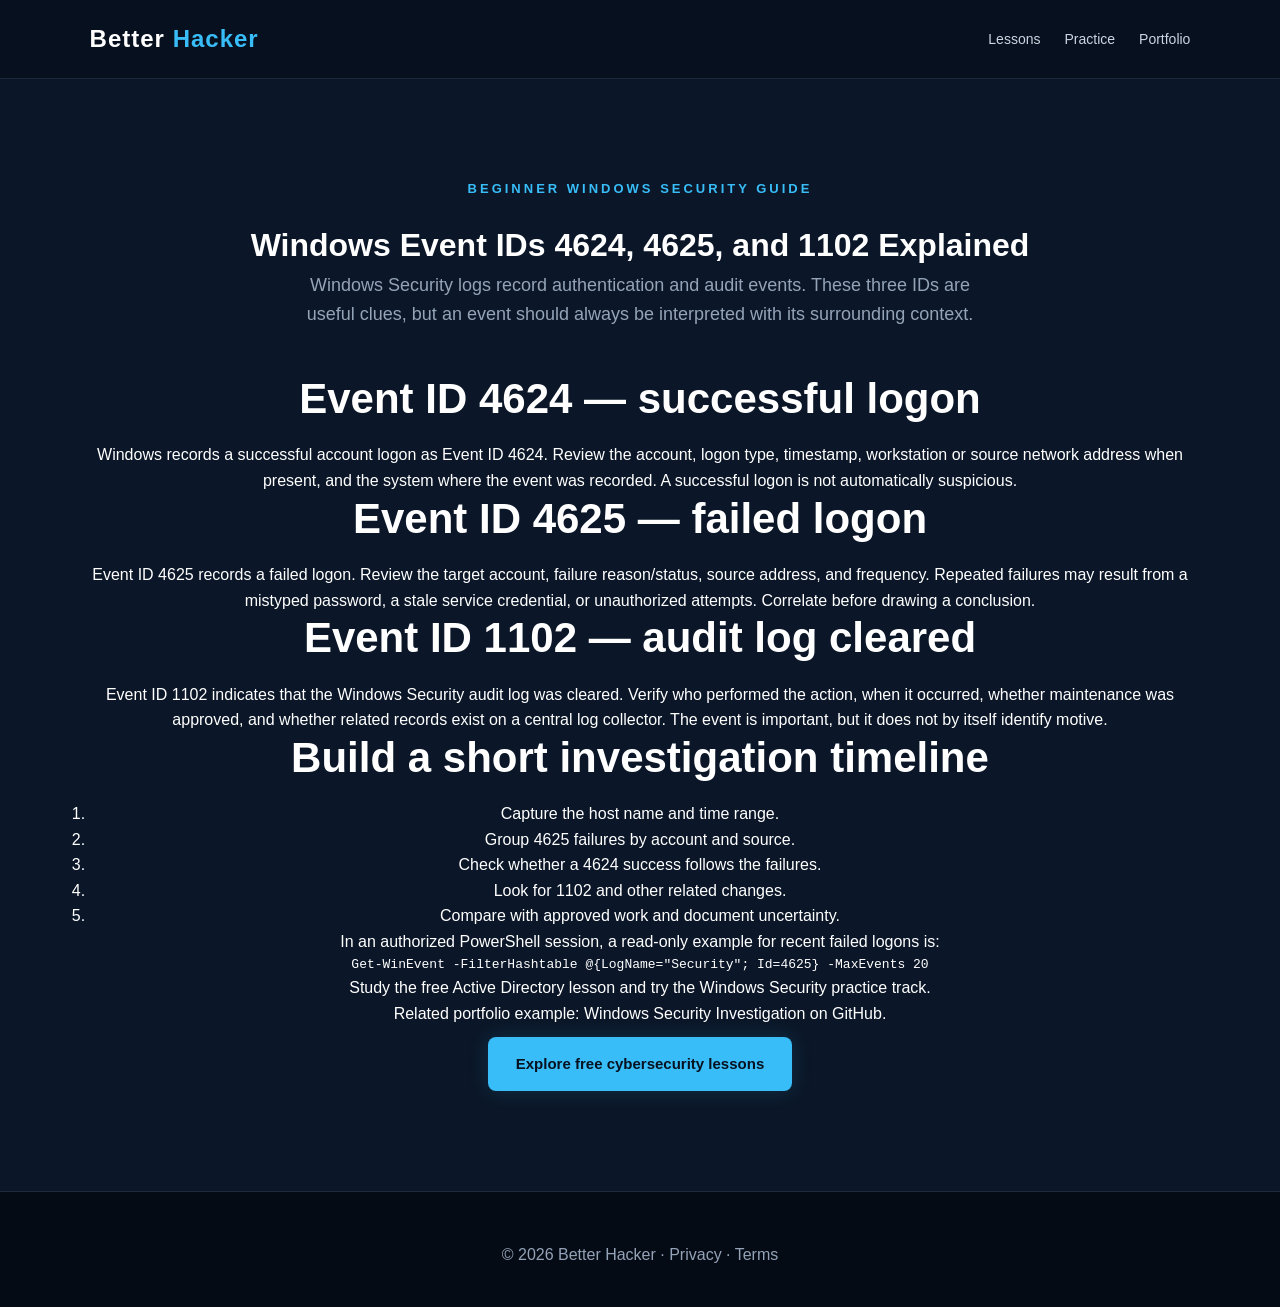
<file: guides/windows-security-event-ids-4624-4625-1102.html>
<!doctype html>
<html lang="en"><head><meta charset="utf-8"><meta name="viewport" content="width=device-width,initial-scale=1">
<title>Windows Event IDs 4624, 4625, and 1102 Explained | Better Hacker</title>
<meta name="description" content="Understand Windows Security Event IDs 4624, 4625, and 1102, what they record, and how to investigate them with context.">
<link rel="canonical" href="https://betterhacker.org/guides/windows-security-event-ids-4624-4625-1102.html"><link rel="stylesheet" href="../style.css">
<script type="application/ld+json">{"@context":"https://schema.org","@type":"Article","headline":"Windows Event IDs 4624, 4625, and 1102 Explained","description":"A beginner guide to three useful Windows Security log event IDs.","mainEntityOfPage":"https://betterhacker.org/guides/windows-security-event-ids-4624-4625-1102.html","publisher":{"@type":"Organization","name":"Better Hacker"}}</script></head>
<body><a class="skip-link" href="#main-content">Skip to content</a><nav class="navbar"><a class="logo" href="../index.html">Better <span>Hacker</span></a><ul class="nav-links"><li><a href="../index.html#learn">Lessons</a></li><li><a href="../index.html#labs">Practice</a></li><li><a href="../index.html#portfolio">Portfolio</a></li></ul></nav>
<main id="main-content" class="section"><p class="section-label">BEGINNER WINDOWS SECURITY GUIDE</p><h1>Windows Event IDs 4624, 4625, and 1102 Explained</h1>
<p class="section-intro">Windows Security logs record authentication and audit events. These three IDs are useful clues, but an event should always be interpreted with its surrounding context.</p>
<h2>Event ID 4624 — successful logon</h2><p>Windows records a successful account logon as Event ID 4624. Review the account, logon type, timestamp, workstation or source network address when present, and the system where the event was recorded. A successful logon is not automatically suspicious.</p>
<h2>Event ID 4625 — failed logon</h2><p>Event ID 4625 records a failed logon. Review the target account, failure reason/status, source address, and frequency. Repeated failures may result from a mistyped password, a stale service credential, or unauthorized attempts. Correlate before drawing a conclusion.</p>
<h2>Event ID 1102 — audit log cleared</h2><p>Event ID 1102 indicates that the Windows Security audit log was cleared. Verify who performed the action, when it occurred, whether maintenance was approved, and whether related records exist on a central log collector. The event is important, but it does not by itself identify motive.</p>
<h2>Build a short investigation timeline</h2><ol><li>Capture the host name and time range.</li><li>Group 4625 failures by account and source.</li><li>Check whether a 4624 success follows the failures.</li><li>Look for 1102 and other related changes.</li><li>Compare with approved work and document uncertainty.</li></ol>
<p>In an authorized PowerShell session, a read-only example for recent failed logons is:</p><pre><code>Get-WinEvent -FilterHashtable @{LogName="Security"; Id=4625} -MaxEvents 20</code></pre>
<p><a href="../index.html#active-directory-lesson">Study the free Active Directory lesson</a> and try the <a href="../index.html#practice-library">Windows Security practice track</a>.</p><p>Related portfolio example: <a href="https://github.com/leonapacanis725-web/windows-security-investigation">Windows Security Investigation on GitHub</a>.</p><p><a class="primary-button" href="../index.html#learn">Explore free cybersecurity lessons</a></p></main><footer><p>© 2026 Better Hacker · <a href="../privacy.html">Privacy</a> · <a href="../terms.html">Terms</a></p></footer></body></html>
</file>
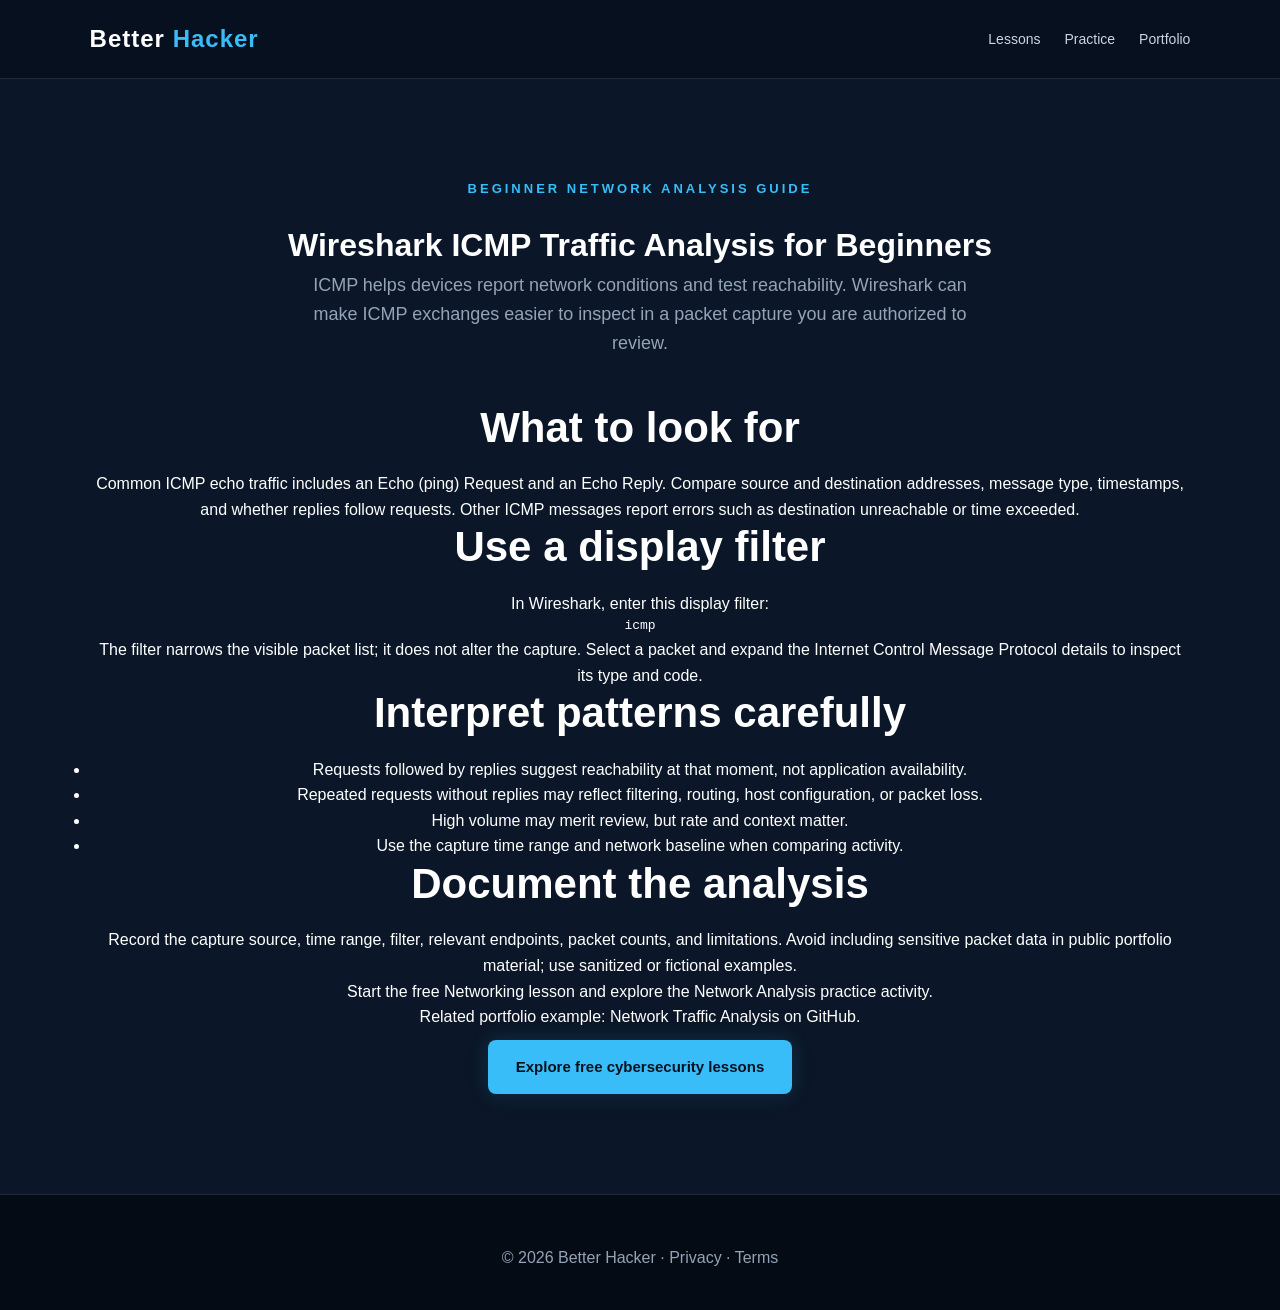
<file: guides/wireshark-icmp-traffic-analysis.html>
<!doctype html>
<html lang="en"><head><meta charset="utf-8"><meta name="viewport" content="width=device-width,initial-scale=1">
<title>Wireshark ICMP Traffic Analysis for Beginners | Better Hacker</title>
<meta name="description" content="Learn what ICMP echo requests and replies look like in Wireshark, how to use a display filter, and how to avoid over-interpreting packet captures.">
<link rel="canonical" href="https://betterhacker.org/guides/wireshark-icmp-traffic-analysis.html"><link rel="stylesheet" href="../style.css">
<script type="application/ld+json">{"@context":"https://schema.org","@type":"Article","headline":"Wireshark ICMP Traffic Analysis for Beginners","description":"A beginner guide to inspecting ICMP traffic in an authorized packet capture.","mainEntityOfPage":"https://betterhacker.org/guides/wireshark-icmp-traffic-analysis.html","publisher":{"@type":"Organization","name":"Better Hacker"}}</script></head>
<body><a class="skip-link" href="#main-content">Skip to content</a><nav class="navbar"><a class="logo" href="../index.html">Better <span>Hacker</span></a><ul class="nav-links"><li><a href="../index.html#learn">Lessons</a></li><li><a href="../index.html#labs">Practice</a></li><li><a href="../index.html#portfolio">Portfolio</a></li></ul></nav>
<main id="main-content" class="section"><p class="section-label">BEGINNER NETWORK ANALYSIS GUIDE</p><h1>Wireshark ICMP Traffic Analysis for Beginners</h1>
<p class="section-intro">ICMP helps devices report network conditions and test reachability. Wireshark can make ICMP exchanges easier to inspect in a packet capture you are authorized to review.</p>
<h2>What to look for</h2><p>Common ICMP echo traffic includes an Echo (ping) Request and an Echo Reply. Compare source and destination addresses, message type, timestamps, and whether replies follow requests. Other ICMP messages report errors such as destination unreachable or time exceeded.</p>
<h2>Use a display filter</h2><p>In Wireshark, enter this display filter:</p><pre><code>icmp</code></pre><p>The filter narrows the visible packet list; it does not alter the capture. Select a packet and expand the Internet Control Message Protocol details to inspect its type and code.</p>
<h2>Interpret patterns carefully</h2><ul><li>Requests followed by replies suggest reachability at that moment, not application availability.</li><li>Repeated requests without replies may reflect filtering, routing, host configuration, or packet loss.</li><li>High volume may merit review, but rate and context matter.</li><li>Use the capture time range and network baseline when comparing activity.</li></ul>
<h2>Document the analysis</h2><p>Record the capture source, time range, filter, relevant endpoints, packet counts, and limitations. Avoid including sensitive packet data in public portfolio material; use sanitized or fictional examples.</p>
<p><a href="../index.html#networking-lesson">Start the free Networking lesson</a> and explore the <a href="../index.html#practice-network-analysis">Network Analysis practice activity</a>.</p><p>Related portfolio example: <a href="https://github.com/leonapacanis725-web/network-traffic-analysis">Network Traffic Analysis on GitHub</a>.</p><p><a class="primary-button" href="../index.html#learn">Explore free cybersecurity lessons</a></p></main><footer><p>© 2026 Better Hacker · <a href="../privacy.html">Privacy</a> · <a href="../terms.html">Terms</a></p></footer></body></html>
</file>
<file: style.css>
* {
  box-sizing: border-box;
  margin: 0;
  padding: 0;
}

html {
  scroll-behavior: smooth;
  scroll-padding-top: var(--navigation-offset, 96px);
}

body {
  font-family: Arial, Helvetica, sans-serif;
  background: #07111f;
  color: #ffffff;
  line-height: 1.6;
}

a {
  text-decoration: none;
  color: inherit;
}

/* Navigation */

.navbar {
  width: 100%;
  padding: 20px 7%;
  display: flex;
  justify-content: space-between;
  align-items: center;
  background: rgba(7, 17, 31, 0.96);
  border-bottom: 1px solid #1e293b;
  position: sticky;
  top: 0;
  z-index: 1000;
  backdrop-filter: blur(10px);
}

.logo {
  font-size: 24px;
  font-weight: bold;
  letter-spacing: 1px;
}

.logo span {
  color: #38bdf8;
}

.logo img {
  display: block;
  width: 120px;
  height: auto;
  border-radius: 8px;
}

.nav-links {
  display: flex;
  gap: 24px;
  list-style: none;
}

.nav-links a {
  color: #cbd5e1;
  font-size: 14px;
  transition: 0.2s;
}

.nav-links a:hover {
  color: #38bdf8;
}

/* Hero */

.hero {
  min-height: 650px;
  display: flex;
  justify-content: center;
  align-items: center;
  text-align: center;
  padding: 80px 20px;
  background:
    radial-gradient(circle at 50% 35%, #12345a 0%, #07111f 55%, #050b14 100%);
}

.hero-content {
  max-width: 850px;
}

.eyebrow,
.section-label {
  color: #38bdf8;
  font-size: 13px;
  font-weight: bold;
  letter-spacing: 3px;
  margin-bottom: 20px;
}

.hero h1 {
  font-size: clamp(48px, 8vw, 82px);
  line-height: 1.05;
  margin-bottom: 25px;
}

.hero h1 span {
  color: #38bdf8;
}

.hero-text {
  max-width: 680px;
  margin: 0 auto 35px;
  color: #cbd5e1;
  font-size: 19px;
}

/* Hero Buttons */

.hero-buttons {
  display: flex;
  justify-content: center;
  gap: 15px;
  flex-wrap: wrap;
}

/* Buttons */

.primary-button,
.secondary-button {
  display: inline-block;
  padding: 15px 28px;
  border-radius: 8px;
  font-weight: bold;
  transition: 0.2s ease;
  margin-top: 10px;
  border: none;
  cursor: pointer;
  font-size: 15px;
}

.primary-button {
  background: #38bdf8;
  color: #07111f;
  box-shadow: 0 0 20px rgba(56, 189, 248, 0.15);
}

.primary-button:hover {
  transform: translateY(-3px);
  background: #7dd3fc;
  box-shadow: 0 8px 25px rgba(56, 189, 248, 0.2);
}

.secondary-button {
  border: 1px solid #38bdf8;
  color: #38bdf8;
  background: transparent;
}

.secondary-button:hover {
  background: #38bdf8;
  color: #07111f;
  transform: translateY(-3px);
}

a:focus-visible,
button:focus-visible,
input:focus-visible,
select:focus-visible,
textarea:focus-visible,
summary:focus-visible {
  outline: 3px solid #facc15;
  outline-offset: 3px;
}

.sr-only { position: absolute; width: 1px; height: 1px; padding: 0; margin: -1px; overflow: hidden; clip: rect(0, 0, 0, 0); white-space: nowrap; border: 0; }

button:disabled,
input:disabled {
  cursor: not-allowed;
  opacity: 0.72;
}

/* Sections */

.section {
  padding: 100px 7%;
  text-align: center;
  background: #0b1728;
}

.dark-section {
  background: #07111f;
}

.section h2 {
  font-size: 42px;
  line-height: 1.2;
  margin-bottom: 18px;
}

.section-intro {
  max-width: 680px;
  margin: 0 auto 45px;
  color: #94a3b8;
  font-size: 18px;
}

/* Cards */

.cards {
  max-width: 1100px;
  margin: auto;
  display: grid;
  grid-template-columns: repeat(2, 1fr);
  gap: 22px;
}

.card {
  text-align: left;
  padding: 30px;
  background: linear-gradient(145deg, #111f33, #0d1a2c);
  border: 1px solid #1e3a56;
  border-radius: 12px;
  transition: 0.25s ease;
}

a.card:hover,
button.card:hover {
  transform: translateY(-6px);
  border-color: #38bdf8;
  box-shadow: 0 10px 30px rgba(0, 0, 0, 0.25);
}

.card h3 {
  margin-bottom: 12px;
  color: #ffffff;
  font-size: 20px;
}

/* Pricing and hosted-checkout handoff */
.pricing-section { scroll-margin-top: var(--navigation-offset, 96px); }
.pricing-grid { display: grid; grid-template-columns: repeat(3, minmax(0, 1fr)); gap: 22px; max-width: 1120px; margin: 0 auto; text-align: left; }
.pricing-card { display: flex; min-width: 0; flex-direction: column; position: relative; }
.pricing-card-best { border-color: #38bdf8; box-shadow: inset 0 0 0 1px rgba(56, 189, 248, .28); }
.best-value-label { align-self: flex-start; margin: -8px 0 8px; padding: 3px 10px; border-radius: 999px; background: #12345a; color: #bae6fd; font-size: 13px; font-weight: 700; }
.plan-price { margin: 4px 0 14px; color: #fff; font-size: clamp(1.9rem, 4vw, 2.5rem); font-weight: 700; line-height: 1.2; }
.plan-period { color: #cbd5e1; font-size: 1rem; font-weight: 400; }
.plan-features { display: grid; gap: 9px; margin: 18px 0; padding-left: 1.25rem; color: #cbd5e1; }
.plan-features li::marker { color: #38bdf8; }
.plan-note, .pricing-transparency { color: #cbd5e1; font-size: .94rem; }
.pricing-card .primary-button { align-self: flex-start; margin-top: auto; }
.pricing-transparency { max-width: 780px; margin: 28px auto 0; }
.plan-coming-soon { align-self: flex-start; margin-top: auto; padding: 10px 16px; border: 1px solid #64748b; border-radius: 8px; color: #e2e8f0; font-weight: 700; }
@media (max-width: 900px) { .pricing-grid { grid-template-columns: repeat(2, minmax(0, 1fr)); } .pricing-card-best { grid-column: 1 / -1; } }
@media (max-width: 600px) { .pricing-grid { grid-template-columns: minmax(0, 1fr); } .pricing-card-best { grid-column: auto; } .pricing-card { padding: 23px; } .pricing-card .primary-button { width: 100%; } }

/* Better Hacker Pro Cybersecurity Jobs preview (sample data only). */
.pro-jobs-experience { margin-top: 38px; padding: clamp(18px, 4vw, 30px); border: 1px solid #1e3a56; border-radius: 14px; background: #081422; text-align: left; scroll-margin-top: var(--navigation-offset, 96px); }
.pro-jobs-experience > h3 { margin: 0 0 10px; color: #7dd3fc; font-size: clamp(1.5rem, 3vw, 2rem); }
.pro-jobs-intro, .jobs-entitlement-note, .jobs-matching-help { color: #cbd5e1; }
.jobs-demo-notice { margin: 18px 0 10px; padding: 14px 16px; border-left: 4px solid #facc15; background: #182132; color: #fff; }
.jobs-filter-group { min-width: 0; margin: 22px 0; padding: 18px; border: 1px solid #334155; border-radius: 10px; }
.jobs-filter-group legend { padding: 0 8px; color: #e0f2fe; font-weight: 700; }
.jobs-filter-grid { display: grid; grid-template-columns: repeat(3, minmax(0, 1fr)); gap: 14px; }
.jobs-filter-grid label { display: grid; align-content: start; gap: 6px; color: #e2e8f0; font-weight: 700; }
.jobs-filter-grid input, .jobs-filter-grid select { width: 100%; min-width: 0; min-height: 44px; padding: 9px 10px; border: 1px solid #64748b; border-radius: 7px; background: #050b14; color: #fff; font: inherit; }
.jobs-results-status { min-height: 1.5em; color: #bae6fd; font-weight: 700; }
.jobs-results { display: grid; grid-template-columns: repeat(2, minmax(0, 1fr)); gap: 16px; }
.jobs-card { display: flex; min-width: 0; flex-direction: column; padding: 20px; border: 1px solid #29435e; border-radius: 12px; background: #0b1728; }
.jobs-status-badge { align-self: flex-start; margin: 0 0 10px; padding: 4px 8px; border-radius: 5px; background: #43320c; color: #fde68a; font-size: .78rem; font-weight: 800; letter-spacing: .025em; }
.jobs-card-title { margin: 0 0 7px; overflow-wrap: anywhere; color: #fff; }
.jobs-employer-location, .jobs-meta, .jobs-source { color: #cbd5e1; overflow-wrap: anywhere; }
.jobs-description, .jobs-description-missing, .jobs-portfolio-empty, .jobs-freshness-note { color: #cbd5e1; overflow-wrap: anywhere; }
.jobs-freshness-note { margin: 8px 0; font-size: .94rem; }
.jobs-status-current { border-left: 4px solid #86efac; }
.jobs-status-stale { border-left: 4px solid #fde68a; }
.jobs-status-unknown { border-left: 4px solid #93c5fd; }
.jobs-status-expired, .jobs-status-removed { border-left: 4px solid #fca5a5; }
.jobs-mapped-skill-summary { color: #cbd5e1; overflow-wrap: anywhere; }
.jobs-details { min-width: 0; margin: 8px 0 12px; }
.jobs-details summary { display: flex; align-items: center; min-height: 44px; color: #7dd3fc; font-weight: 700; text-decoration: underline; text-underline-offset: 3px; cursor: pointer; overflow-wrap: anywhere; }
.jobs-details > * { min-width: 0; overflow-wrap: anywhere; }
.jobs-skill-list { display: flex; flex-wrap: wrap; gap: 7px; margin: 4px 0 12px; padding: 0; list-style: none; }
.jobs-skill-list li { padding: 4px 8px; border: 1px solid #334155; border-radius: 999px; color: #e0f2fe; font-size: .86rem; }
.jobs-match-summary { margin-top: auto; padding-top: 10px; color: #bae6fd; font-weight: 700; }
.jobs-match-heading, .jobs-match-subheading { margin: 12px 0 6px; color: #e0f2fe; }
.jobs-evidence-empty, .jobs-match-disclaimer { color: #cbd5e1; font-size: .93rem; }
.jobs-evidence-list { margin: 4px 0 8px; padding-left: 1.4rem; color: #e2e8f0; }
.jobs-evidence-list li { margin: 5px 0; overflow-wrap: anywhere; }
.jobs-evidence-list a { display: inline-block; min-height: 36px; padding: 6px 0; color: #7dd3fc; text-decoration: underline; text-underline-offset: 3px; }
.jobs-readiness-list li, .jobs-source-skill-list li { display: grid; grid-template-columns: minmax(0, 1fr) auto; gap: 4px 12px; align-items: start; }
.jobs-readiness-skill { font-weight: 700; }
.jobs-readiness-status { display: inline-block; width: fit-content; padding: 2px 8px; border: 1px solid #64748b; border-radius: 999px; font-size: .85rem; font-weight: 700; }
.jobs-readiness-demonstrated { border-color: #86efac; }
.jobs-readiness-developing { border-color: #fde68a; }
.jobs-readiness-gap { border-color: #fca5a5; }
.jobs-readiness-detail, .jobs-readiness-list a { grid-column: 1 / -1; }
.jobs-portfolio-evidence li { display: flex; flex-wrap: wrap; align-items: center; gap: 8px 12px; }
.jobs-portfolio-view { min-height: 36px; color: #7dd3fc; background: transparent; border: 1px solid #45627d; border-radius: 6px; padding: 6px 10px; text-decoration: underline; text-underline-offset: 3px; cursor: pointer; }
.jobs-demo-card-note, .jobs-no-application { color: #fde68a; }
.jobs-apply-link { align-self: flex-start; min-height: 44px; margin: 6px 0; white-space: normal; overflow-wrap: anywhere; }
.jobs-retry { min-height: 44px; margin-bottom: 14px; }
.jobs-empty-state { grid-column: 1 / -1; padding: 18px; border: 1px dashed #64748b; border-radius: 10px; color: #e2e8f0; }
.jobs-matching-help { margin-top: 22px; }
.jobs-matching-help summary { min-height: 44px; display: flex; align-items: center; color: #7dd3fc; font-weight: 700; cursor: pointer; }
.jobs-matching-help p { max-width: 80ch; }
.pro-jobs-experience :focus-visible { outline: 3px solid #38bdf8; outline-offset: 3px; }
@media (max-width: 760px) { .jobs-filter-grid { grid-template-columns: repeat(2, minmax(0, 1fr)); } .jobs-results { grid-template-columns: minmax(0, 1fr); } }
@media (max-width: 480px) { .jobs-filter-grid { grid-template-columns: minmax(0, 1fr); } .jobs-filter-group { padding: 13px; } .jobs-card { padding: 17px; } .jobs-apply-link { width: 100%; justify-content: center; } }

.card p {
  color: #94a3b8;
}

/* Platform entry points reuse the established card treatment as navigation. */
.platform-entry-card {
  display: flex;
  flex-direction: column;
  min-height: 230px;
  color: inherit;
}

.platform-entry-card:focus-visible {
  border-color: #facc15;
  box-shadow: 0 0 0 4px rgba(250, 204, 21, 0.2);
}

.platform-entry-action {
  display: inline-block;
  align-self: flex-start;
  margin-top: auto;
  padding-top: 20px;
  color: #7dd3fc;
  font-weight: 700;
  text-decoration: underline;
  text-decoration-thickness: 2px;
  text-underline-offset: 4px;
}

.platform-entry-card:hover .platform-entry-action,
.platform-entry-card:focus-visible .platform-entry-action {
  color: #ffffff;
}

/* =========================
   INTERACTIVE LABS
========================= */

#labs {
  position: relative;
}

.lab-start-button {
  margin-top: 5px;
  min-width: 230px;
}

#lab-progress {
  font-weight: bold;
  letter-spacing: 1px;
}

.lab-challenge {
  max-width: 750px;
  margin: 35px auto 0;
  padding: 35px;
  text-align: left;
  background: linear-gradient(145deg, #0d1a2c, #091525);
  border: 1px solid #38bdf8;
  border-radius: 14px;
  box-shadow:
    0 0 30px rgba(56, 189, 248, 0.08),
    0 15px 40px rgba(0, 0, 0, 0.3);
  animation: labAppear 0.3s ease;
}

.lab-challenge h3 {
  color: #38bdf8;
  font-size: 24px;
  margin-bottom: 18px;
}

.lab-challenge p {
  color: #cbd5e1;
  margin-bottom: 18px;
}

.lab-challenge strong {
  color: #ffffff;
}

#lab-answer {
  width: 100%;
  padding: 15px;
  margin: 5px 0 10px;
  border-radius: 8px;
  border: 1px solid #1e3a56;
  background: #050b14;
  color: #ffffff;
  font-size: 16px;
}

#lab-answer:focus {
  border-color: #38bdf8;
  box-shadow: 0 0 12px rgba(56, 189, 248, 0.15);
}

#lab-answer::placeholder {
  color: #64748b;
}

#submit-answer,
#hint-button {
  margin-right: 10px;
}

#lab-result {
  margin-top: 20px;
  padding: 12px;
  border-radius: 8px;
  background: #07111f;
  font-weight: bold;
  min-height: 20px;
}

button:disabled {
  opacity: 0.5;
  cursor: not-allowed;
}

/* Lab Animation */

@keyframes labAppear {
  from {
    opacity: 0;
    transform: translateY(15px);
  }

  to {
    opacity: 1;
    transform: translateY(0);
  }
}

/* AI Coach */

.coach-box {
  max-width: 700px;
  margin: auto;
  padding: 40px;
  border: 1px solid #1e3a56;
  border-radius: 14px;
  background: linear-gradient(145deg, #111f33, #0d1a2c);
  box-shadow: 0 15px 40px rgba(0, 0, 0, 0.2);
}

.coach-box h3 {
  color: #38bdf8;
  font-size: 25px;
  margin-bottom: 12px;
}

.coach-box p {
  color: #94a3b8;
}

.coach-features {
  display: grid;
  grid-template-columns: repeat(2, 1fr);
  gap: 12px;
  margin-top: 25px;
}

.coach-features span {
  padding: 12px;
  background: #0b1728;
  border: 1px solid #1e3a56;
  border-radius: 8px;
  color: #cbd5e1;
  font-size: 14px;
}

/* CTA */

.cta-section {
  background:
    radial-gradient(circle at center, #12345a 0%, #07111f 70%);
  border-top: 1px solid #1e3a56;
}

.cta-section h2 {
  max-width: 800px;
  margin-left: auto;
  margin-right: auto;
}

/* Footer */

footer {
  text-align: center;
  padding: 40px 20px;
  background: #050b14;
  border-top: 1px solid #1e293b;
}

footer p {
  margin-top: 10px;
  color: #94a3b8;
}

/* Selection */

::selection {
  background: #38bdf8;
  color: #07111f;
}

/* Mobile */

@media (max-width: 700px) {

  .navbar {
    flex-direction: column;
    gap: 15px;
    padding: 18px 20px;
  }

  .nav-links {
    gap: 12px;
    flex-wrap: wrap;
    justify-content: center;
  }

  .nav-links a {
    font-size: 13px;
  }

  .hero {
    min-height: 550px;
    padding: 70px 20px;
  }

  .hero h1 {
    font-size: 48px;
  }

  .hero-text {
    font-size: 17px;
  }

  .section {
    padding: 70px 20px;
  }

  .section h2 {
    font-size: 32px;
  }

  .section-intro {
    font-size: 16px;
  }

  .cards {
    grid-template-columns: 1fr;
  }

  .coach-features {
    grid-template-columns: 1fr;
  }

  .coach-box {
    padding: 28px 20px;
  }

  .hero-buttons {
    flex-direction: column;
    align-items: center;
  }

  .hero-buttons a {
    width: 100%;
    max-width: 260px;
  }

  /* Mobile Labs */

  .lab-challenge {
    padding: 25px 20px;
  }

  .lab-challenge h3 {
    font-size: 21px;
  }

  #submit-answer,
  #hint-button {
    width: 100%;
    margin-right: 0;
    margin-bottom: 8px;
  }

}/* =========================
   AI COACH INTERFACE
========================= */

.coach-interface {
  margin-top: 35px;
  padding: 25px;
  background: #07111f;
  border: 1px solid #1e3a56;
  border-radius: 12px;
  text-align: left;
}

/* Learner Portfolio */
.portfolio-dashboard-prompt { margin-top: 18px; padding: 18px 22px; border-left: 4px solid #facc15; background: #07111f; }
.portfolio-dashboard-prompt h3 { margin: 0 0 6px; }
.dashboard-card > span { display: block; margin-top: 5px; color: #cbd5e1; }
.portfolio-status { min-height: 1.5em; font-weight: 700; color: #86efac; }
.portfolio-layout { display: grid; grid-template-columns: minmax(260px,.7fr) minmax(0,1.5fr); gap: 28px; align-items: start; }
.portfolio-eligible-panel, .portfolio-builder, .portfolio-card, .portfolio-empty { padding: 24px; border: 1px solid #cbd5e1; border-radius: 14px; background: #fff; color: #0f172a; box-shadow: 0 8px 28px rgba(15,23,42,.08); }
.portfolio-eligible-panel { position: sticky; top: 100px; }
.portfolio-eligible-panel ul { display: grid; gap: 10px; padding: 0; list-style: none; }
.portfolio-eligible-panel li { display: flex; gap: 12px; justify-content: space-between; align-items: center; padding-top: 10px; border-top: 1px solid #e2e8f0; }
.portfolio-eligible-panel li > span { min-width: 0; overflow-wrap: anywhere; }
.portfolio-eligible-panel small { display: block; margin-top: 3px; color: #475569; }
.portfolio-eligible-panel button { flex: 0 0 auto; padding: 9px 12px; }
.portfolio-eligible-panel .secondary-button { color: #075985; border-color: #075985; }
.portfolio-eligible-panel .secondary-button:hover { color: #07111f; }
.portfolio-eligible-panel button:disabled { opacity: 1; color: #475569; background: #e2e8f0; border-color: #64748b; }
#portfolio :focus-visible { outline-color: #0284c7; }
.portfolio-grid { display: grid; grid-template-columns: repeat(2,minmax(0,1fr)); gap: 18px; }
.portfolio-card { display: flex; flex-direction: column; min-width: 0; }
.portfolio-card h3 { margin: 4px 0 10px; }
.portfolio-card p { overflow-wrap: anywhere; }
.portfolio-type { margin: 0; color: #0369a1; font-size: .85rem; font-weight: 800; letter-spacing: .04em; text-transform: uppercase; }
.readiness { align-self: flex-start; margin-top: auto; padding: 6px 10px; border-radius: 999px; font-weight: 800; }
.readiness-draft { background: #e2e8f0; color: #334155; }
.readiness-almost-ready { background: #fef3c7; color: #854d0e; }
.readiness-portfolio-ready { background: #dcfce7; color: #166534; }
.portfolio-actions { display: flex; flex-wrap: wrap; gap: 9px; margin-top: 16px; }
.portfolio-actions button { min-height: 44px; padding: 9px 13px; border: 2px solid #075985; border-radius: 7px; background: #fff; color: #075985; cursor: pointer; font-weight: 700; }
.portfolio-actions button:hover, .portfolio-actions button:focus-visible { background: #e0f2fe; }
.portfolio-builder { margin-top: 30px; scroll-margin-top: 100px; }
.portfolio-builder[hidden], .readme-preview[hidden] { display: none; }
.portfolio-builder-head { display: flex; justify-content: space-between; gap: 20px; }
.portfolio-builder-head [data-portfolio-close] { width: 44px; height: 44px; border: 0; background: transparent; color: #0f172a; font-size: 2rem; cursor: pointer; }
.readiness-panel, .authored-info { margin: 18px 0; padding: 16px; border-left: 4px solid #0284c7; background: #f0f9ff; }
.authored-info strong { color: #075985; }
#portfolio-form { display: grid; gap: 16px; }
#portfolio-form label { display: grid; gap: 6px; color: #0f172a; font-weight: 700; }
#portfolio-form input, #portfolio-form textarea { width: 100%; padding: 11px; border: 1px solid #64748b; border-radius: 7px; background: #fff; color: #0f172a; font: inherit; }
.learner-label { margin-bottom: 0; padding: 12px; border-left: 4px solid #7c3aed; background: #f5f3ff; }
.project-detail { display: grid; grid-template-columns: repeat(2,minmax(0,1fr)); gap: 12px 28px; }
.project-detail section { border-bottom: 1px solid #e2e8f0; }
.project-detail h4 { margin-bottom: 5px; }
.preserve-lines { white-space: pre-line; overflow-wrap: anywhere; }
.readme-preview { margin-top: 24px; }
.readme-preview pre { max-height: 520px; overflow: auto; padding: 18px; border-radius: 8px; background: #07111f; color: #e0f2fe; white-space: pre-wrap; }
@media (max-width: 800px) {
  .portfolio-layout, .portfolio-grid, .project-detail { grid-template-columns: 1fr; }
  .portfolio-eligible-panel { position: static; }
}
@media (max-width: 480px) {
  .portfolio-eligible-panel li { align-items: stretch; flex-direction: column; }
  .portfolio-actions > *, .portfolio-eligible-panel button { width: 100%; }
}

.coach-header {
  display: flex;
  align-items: center;
  gap: 10px;
  padding-bottom: 18px;
  border-bottom: 1px solid #1e293b;
}

.coach-status {
  width: 10px;
  height: 10px;
  background: #22c55e;
  border-radius: 50%;
  box-shadow: 0 0 10px rgba(34, 197, 94, 0.6);
}

.coach-online {
  margin-left: auto;
  color: #22c55e;
  font-size: 13px;
}

.coach-question {
  margin: 25px 0 15px;
  color: #cbd5e1;
  font-weight: bold;
}

.coach-topics {
  display: grid;
  grid-template-columns: repeat(3, 1fr);
  gap: 12px;
}

.coach-topic {
  padding: 15px;
  background: #111f33;
  border: 1px solid #1e3a56;
  border-radius: 8px;
  color: #cbd5e1;
  cursor: pointer;
  font-size: 14px;
  transition: 0.2s ease;
}

.coach-topic:hover {
  border-color: #38bdf8;
  color: #38bdf8;
  transform: translateY(-2px);
}

.coach-response {
  margin-top: 20px;
  padding: 22px;
  background: #0b1728;
  border-left: 3px solid #38bdf8;
  border-radius: 8px;
  min-height: 100px;
}

.coach-response h3 {
  color: #38bdf8;
  margin-bottom: 10px;
}

.coach-response p {
  color: #94a3b8;
}

.coach-next {
  margin-top: 18px;
  padding: 15px;
  background: #07111f;
  border: 1px solid #1e3a56;
  border-radius: 8px;
}

.coach-next strong {
  color: #ffffff;
}

.coach-next p {
  margin-top: 6px;
}


/* Mobile Coach */

@media (max-width: 700px) {

  .coach-topics {
    grid-template-columns: 1fr;
  }

  .coach-header {
    flex-wrap: wrap;
  }

  .coach-online {
    margin-left: 0;
    width: 100%;
  }

}
/* =========================
   LESSON SYSTEM
========================= */

.lesson-card {
  display: block;
  color: inherit;
}

.lesson-link {
  display: inline-block;
  margin-top: 18px;
  color: #38bdf8;
  font-weight: bold;
}

.lesson-container {
  max-width: 850px;
  margin: 0 auto;
  text-align: left;
}

.lesson-block {
  margin-bottom: 25px;
  padding: 28px;
  background: linear-gradient(145deg, #111f33, #0d1a2c);
  border: 1px solid #1e3a56;
  border-radius: 12px;
}

.lesson-block h3 {
  margin-bottom: 15px;
  color: #38bdf8;
}

.lesson-block p {
  color: #cbd5e1;
}

.command-list {
  display: grid;
  gap: 12px;
}

.command-item {
  display: flex;
  align-items: center;
  gap: 18px;
  padding: 14px;
  background: #07111f;
  border: 1px solid #1e293b;
  border-radius: 8px;
}

.command-item code,
.lesson-block pre {
  color: #38bdf8;
}

.lesson-block pre {
  margin-top: 15px;
  padding: 15px;
  background: #050b14;
  border-radius: 8px;
  overflow-x: auto;
}

#linux-check-answer {
  width: 100%;
  padding: 14px;
  margin: 12px 0;
  border-radius: 8px;
  border: 1px solid #1e3a56;
  background: #050b14;
  color: white;
  font-size: 16px;
}

#linux-check-answer:focus {
  border-color: #38bdf8;
}

#linux-check-result {
  margin-top: 15px;
  font-weight: bold;
}

.lesson-finish {
  text-align: center;
}

@media (max-width: 700px) {
  .command-item {
    flex-direction: column;
    align-items: flex-start;
  }

  .lesson-block {
    padding: 22px 18px;
  }
}
/* Lesson Completion Badge */

.lesson-complete-badge {
  max-width: 850px;
  margin: 0 auto 25px;
  padding: 14px 20px;
  background: #0d1a2c;
  border: 1px solid #22c55e;
  border-radius: 10px;
  color: #22c55e;
  font-weight: bold;
  text-align: center;
  box-shadow: 0 0 20px rgba(34, 197, 94, 0.08);
}
/* =========================
   INVESTIGATION LAB STYLING
========================= */

.soc-investigation-lab,
.network-investigation-lab,
.phishing-investigation-lab,
.windows-investigation-lab,
.malware-investigation-lab,
.brute-force-investigation-lab,
.web-attack-investigation-lab {
  position: relative;
  overflow: hidden;
}

.soc-investigation-lab::before,
.network-investigation-lab::before,
.phishing-investigation-lab::before,
.windows-investigation-lab::before,
.malware-investigation-lab::before,
.brute-force-investigation-lab::before,
.web-attack-investigation-lab::before {
  content: "LIVE INVESTIGATION";
  display: inline-block;
  margin-bottom: 18px;
  padding: 6px 10px;
  border-radius: 6px;
  background: #07111f;
  border: 1px solid #38bdf8;
  color: #38bdf8;
  font-size: 11px;
  font-weight: bold;
  letter-spacing: 2px;
}

.soc-answer-options,
.network-answer-options,
.phishing-answer-options,
.windows-answer-options,
.malware-answer-options,
.brute-force-answer-options,
.web-attack-answer-options {
  display: flex;
  flex-wrap: wrap;
  gap: 10px;
  margin-top: 18px;
  margin-bottom: 18px;
}

.soc-answer,
.network-answer,
.phishing-answer,
.windows-answer,
.malware-answer,
.brute-force-answer,
.web-attack-answer {
  flex: 1;
  min-width: 180px;
}

.investigation-progress {
  max-width: 750px;
  margin: 35px auto;
  padding: 28px;
  text-align: left;
  background: linear-gradient(145deg, #111f33, #0d1a2c);
  border: 1px solid #22c55e;
  border-radius: 14px;
  box-shadow: 0 0 25px rgba(34, 197, 94, 0.08);
}

.investigation-progress h3 {
  color: #22c55e;
  margin-bottom: 18px;
}

.investigation-progress p {
  padding: 8px 0;
  color: #cbd5e1;
}

.investigation-progress strong {
  display: block;
  margin-top: 15px;
  color: #ffffff;
}

@media (max-width: 700px) {

  .soc-answer,
  .network-answer,
  .phishing-answer,
  .windows-answer,
  .malware-answer,
.brute-force-answer,
.web-attack-answer {
    width: 100%;
    flex: none;
  }

}

.lesson-complete-badge {
  display: inline-block;
  margin-top: 10px;
  padding: 5px 10px;
  border-radius: 999px;
  font-size: 0.8rem;
  font-weight: 600;
  background: rgba(56, 189, 248, 0.12);
  border: 1px solid rgba(56, 189, 248, 0.35);
}

/* =========================
   DASHBOARD & COURSE REVIEW
========================= */

.course-review-callout {
  max-width: 900px;
  margin: 42px auto 0;
  padding: 24px;
  display: flex;
  align-items: center;
  justify-content: space-between;
  gap: 24px;
  text-align: left;
  background: #07111f;
  border: 1px solid #1e3a56;
  border-radius: 12px;
}

.course-review-callout p,
.dashboard-card p,
.achievement p {
  color: #94a3b8;
}

.dashboard-grid {
  max-width: 1000px;
  margin: 32px auto;
  display: grid;
  grid-template-columns: repeat(4, minmax(0, 1fr));
  gap: 16px;
}

.dashboard-card {
  padding: 24px 18px;
  text-align: left;
  overflow-wrap: anywhere;
  background: linear-gradient(145deg, #111f33, #0d1a2c);
  border: 1px solid #1e3a56;
  border-radius: 12px;
}

.dashboard-card h3,
.achievements-panel h3 {
  color: #38bdf8;
}

.dashboard-review-link,
.review-panel a:not(.primary-button):not(.secondary-button) {
  color: #7dd3fc;
  text-decoration: underline;
  text-underline-offset: 3px;
}

.dashboard-next,
.achievements-panel {
  max-width: 760px;
  margin: 22px auto;
  padding: 24px;
  background: #0b1728;
  border: 1px solid #1e3a56;
  border-radius: 12px;
}

.dashboard-next strong {
  display: block;
}

.core-path-summary, .learning-path, .today-panel { max-width: 1000px; margin: 24px auto; padding: 22px; text-align: left; background: #0b1728; border: 1px solid #1e3a56; border-radius: 12px; }
.core-path-summary > div:first-child { display: flex; justify-content: space-between; gap: 16px; }
.core-path-summary span { color: #7dd3fc; font-weight: 700; }
.core-path-progress { height: 16px; margin: 14px 0; overflow: hidden; background: #07111f; border: 1px solid #475569; border-radius: 999px; }
#core-path-progress-fill { width: 0; height: 100%; background: #22c55e; transition: width .2s ease; }
.learning-path ol, .learning-indicators ul { display: grid; grid-template-columns: repeat(5, minmax(0, 1fr)); gap: 10px; margin: 16px 0 0; padding: 0; list-style: none; }
.learning-path a { display: flex; height: 100%; flex-direction: column; gap: 5px; padding: 14px; color: #fff; border: 1px solid #475569; border-radius: 9px; text-decoration: none; }
.learning-path a:hover, .learning-path a:focus-visible { border-color: #7dd3fc; }
.learning-path span, .learning-path em { color: #cbd5e1; font-size: .9rem; font-style: normal; }
.today-panel p { color: #cbd5e1; }
.dashboard-next h3 span { color: #cbd5e1; font-size: 1rem; }
.dashboard-next .primary-button, .dashboard-next .secondary-button, .today-panel .primary-button { display: inline-block; margin-top: 10px; }

.achievement {
  margin-top: 16px;
  padding: 16px;
  display: flex;
  align-items: center;
  gap: 16px;
  text-align: left;
  border: 1px solid #475569;
  border-radius: 10px;
  color: #94a3b8;
}

.achievement > span {
  font-size: 28px;
}

.achievement-unlocked {
  color: #ffffff;
  border-color: #22c55e;
  background: rgba(34, 197, 94, 0.08);
}

.review-shell {
  max-width: 820px;
  margin: 34px auto 0;
  text-align: left;
}

.review-panel {
  padding: clamp(22px, 5vw, 38px);
  background: linear-gradient(145deg, #111f33, #0d1a2c);
  border: 1px solid #1e3a56;
  border-radius: 14px;
  overflow-wrap: anywhere;
}

.review-panel ol { margin: 16px 0; padding-left: 24px; text-align: left; }
.review-panel ol li + li { margin-top: 8px; }

.review-panel[hidden] {
  display: none;
}

.review-progress,
.review-topic {
  color: #38bdf8;
  font-weight: bold;
}

.review-topic {
  margin-bottom: 18px;
  font-size: 0.9rem;
  letter-spacing: 0.08em;
  text-transform: uppercase;
}

.review-panel fieldset {
  min-width: 0;
  border: 0;
}

.review-panel legend {
  width: 100%;
  margin: 12px 0;
  font-size: clamp(1.2rem, 4vw, 1.55rem);
  font-weight: bold;
  line-height: 1.35;
}

.review-scenario {
  margin: 14px 0 20px;
  padding: 18px;
  color: #cbd5e1;
  background: #07111f;
  border-left: 3px solid #38bdf8;
  border-radius: 8px;
}

.review-answers {
  display: grid;
  gap: 12px;
}

.review-option {
  display: flex;
  align-items: flex-start;
  gap: 12px;
  padding: 14px;
  color: #e2e8f0;
  background: #07111f;
  border: 1px solid #334155;
  border-radius: 8px;
  cursor: pointer;
}

.review-option:hover,
.review-option:focus-within {
  border-color: #38bdf8;
}

.review-option input {
  flex: 0 0 auto;
  margin-top: 5px;
}

#review-short-answer {
  width: 100%;
  margin-top: 8px;
  padding: 14px;
  color: #ffffff;
  background: #07111f;
  border: 1px solid #334155;
  border-radius: 8px;
  font: inherit;
}

.review-feedback {
  margin-top: 24px;
  padding: 20px;
  border: 1px solid #38bdf8;
  border-radius: 10px;
  background: #07111f;
}

.review-feedback h3,
.review-feedback p + p {
  margin-top: 10px;
}

.review-feedback-correct {
  border-color: #22c55e;
}

.review-feedback-learning {
  border-color: #facc15;
}

.review-feedback-neutral {
  border-color: #94a3b8;
}

.review-score {
  display: flex;
  align-items: baseline;
  gap: 18px;
  margin: 22px 0;
}

.review-score strong {
  color: #38bdf8;
  font-size: clamp(2rem, 8vw, 3.5rem);
}

.review-score span {
  font-size: 1.4rem;
}

.review-topic-columns {
  display: grid;
  grid-template-columns: 1fr 1fr;
  gap: 18px;
  margin: 24px 0;
}

.review-topic-columns > div {
  padding: 18px;
  background: #07111f;
  border-radius: 8px;
}

.review-topic-columns ul {
  margin: 12px 0 0 20px;
}

@media (max-width: 850px) {
  .dashboard-grid {
    grid-template-columns: repeat(2, minmax(0, 1fr));
  }

  .learning-path ol,
  .learning-indicators ul {
    grid-template-columns: repeat(2, minmax(0, 1fr));
  }
}

@media (min-width: 701px) and (max-width: 850px) {
  html {
    scroll-padding-top: 170px;
  }

  .navbar {
    flex-direction: column;
    gap: 14px;
    padding: 16px 5%;
  }

  .nav-links {
    flex-wrap: wrap;
    justify-content: center;
  }
}

@media (max-width: 600px) {
  .dashboard-grid,
  .review-topic-columns {
    grid-template-columns: 1fr;
  }

  .course-review-callout {
    align-items: stretch;
    flex-direction: column;
  }

  .course-review-callout .secondary-button,
  .review-panel .primary-button,
  .review-panel .secondary-button {
    width: 100%;
    text-align: center;
  }
}


/* Foundation accessibility and completion states */
.skip-link { position: fixed; left: 16px; top: 8px; z-index: 2000; padding: 10px 14px; background: #facc15; color: #07111f; border-radius: 6px; transform: translateY(-150%); }
.skip-link:focus { transform: translateY(0); }
.input-label { display: block; margin-top: 12px; color: #e2e8f0; font-weight: 700; }
.knowledge-check input, #waitlist-email { width: 100%; max-width: 620px; padding: 14px; margin: 8px 0; border: 1px solid #1e3a56; border-radius: 8px; background: #050b14; color: #fff; font-size: 16px; }
.feedback-success { color: #86efac !important; font-weight: 700; }
.feedback-review { color: #fde047 !important; font-weight: 700; }
.activity-complete { border-color: #22c55e; }
.activity-complete-badge { padding: 10px; color: #86efac !important; background: rgba(34,197,94,.1); border: 1px solid #22c55e; border-radius: 8px; }
.guided-step { margin: 12px 0; padding: 14px; background: #07111f; border-left: 3px solid #38bdf8; border-radius: 6px; }
.review-previous-topics { margin: 16px 0; }
.review-previous-topics ul { margin: 8px 0 0 20px; }
@media (max-width: 700px) { html { scroll-padding-top: 190px; } }

.legal-page { max-width: 900px; margin: 0 auto; text-align: left; min-height: 75vh; }
.legal-page > h1 { font-size: clamp(2.3rem, 7vw, 4rem); }
.legal-page section { margin: 28px 0; }
.legal-page section h2 { margin-bottom: 8px; color: #38bdf8; font-size: 1.4rem; }
.legal-page p { color: #cbd5e1; }
.legal-updated { margin: 8px 0 30px; }

/* Retention layer */
.retention-summary { max-width: 900px; margin: 24px auto; display: grid; grid-template-columns: repeat(3, 1fr); gap: 14px; }
.retention-summary > div { padding: 18px; background: #111f33; border: 1px solid #1e3a56; border-radius: 10px; }
.retention-summary strong, .retention-summary span { display: block; }
.retention-summary strong { color: #7dd3fc; font-size: 1.1rem; }
.retention-summary span { color: #cbd5e1; margin-top: 5px; }
.level-progress { max-width: 760px; margin: 20px auto; padding: 4px; background: #07111f; border: 1px solid #1e3a56; border-radius: 10px; overflow: hidden; }
#level-progress-fill { height: 12px; width: 0; background: #22c55e; border-radius: 6px; transition: width .2s ease; }
.level-progress p { margin: 8px; color: #cbd5e1; }
.dashboard-retention-actions { display: flex; justify-content: center; gap: 12px; flex-wrap: wrap; }
.daily-challenge-card { margin: 0 auto; }
.daily-challenge-card fieldset { margin-top: 20px; }
.daily-actions { display: flex; gap: 12px; flex-wrap: wrap; }
#daily-feedback { margin-top: 18px; min-height: 2rem; color: #e2e8f0; font-weight: 700; }
.skills-summary { max-width: 820px; margin: 0 auto 24px; color: #cbd5e1; }
.learning-indicators { max-width: 1050px; margin: 0 auto 28px; text-align: left; }
.learning-indicators > p { color: #cbd5e1; }
.learning-indicators li { padding: 14px; border: 1px solid #475569; border-radius: 9px; }
.learning-indicators li strong, .learning-indicators li span { display: block; }
.learning-indicators li span { margin-top: 5px; color: #cbd5e1; font-size: .9rem; }
.learning-indicators li.supported { border-color: #22c55e; background: rgba(34,197,94,.08); }
.milestone-columns { max-width: 1050px; margin: auto; display: grid; grid-template-columns: 1fr 1fr; gap: 20px; text-align: left; }
.milestone-columns details { background: #0b1728; border: 1px solid #1e3a56; border-radius: 12px; padding: 18px; }
.milestone-columns summary { cursor: pointer; color: #7dd3fc; font-size: 1.25rem; font-weight: 700; }
.milestone-list { display: grid; gap: 12px; margin-top: 16px; }
.milestone { padding: 15px; border: 1px solid #475569; border-radius: 9px; }
.milestone > strong, .milestone > span { display: block; }
.milestone > span { margin: 4px 0; font-weight: 700; }
.milestone p, .milestone li { color: #cbd5e1; }
.milestone ul { margin: 8px 0 0 20px; }
.milestone.earned { border-color: #22c55e; background: rgba(34,197,94,.08); }
.milestone.earned > span { color: #86efac; }
.milestone.locked > span { color: #fde047; }
.companion-toggle { position: fixed; right: 18px; bottom: 18px; z-index: 1100; padding: 12px 16px; border: 1px solid #38bdf8; border-radius: 999px; background: #0d1a2c; color: #fff; font-weight: 700; cursor: pointer; }
.companion-panel { position: fixed; right: 18px; bottom: 76px; z-index: 1099; width: min(370px, calc(100vw - 36px)); max-height: min(540px, calc(100vh - 110px)); overflow: auto; padding: 20px; background: #07111f; border: 1px solid #38bdf8; border-radius: 14px; box-shadow: 0 15px 40px rgba(0,0,0,.4); }
.companion-panel[hidden] { display: none; }
.companion-header { display: flex; justify-content: space-between; gap: 15px; align-items: center; }
.companion-header h2 { font-size: 1.25rem; }
.companion-header button { border: 0; background: transparent; color: #fff; font-size: 1.8rem; cursor: pointer; }
.companion-actions { display: grid; gap: 8px; margin: 15px 0; }
.companion-actions button { padding: 10px; border: 1px solid #1e3a56; border-radius: 7px; background: #111f33; color: #fff; cursor: pointer; }
#companion-response { padding: 12px; min-height: 48px; background: #0b1728; border-radius: 7px; color: #cbd5e1; }
@media (max-width: 700px) {
  .retention-summary, .milestone-columns, .learning-path ol, .learning-indicators ul { grid-template-columns: 1fr; }
  .core-path-summary > div:first-child { flex-direction: column; gap: 4px; }
  .companion-toggle { position: fixed; right: 10px; bottom: 10px; display: block; margin: 0; }
  body { padding-bottom: 72px; }
  .companion-panel { left: 12px; right: 12px; bottom: 12px; width: auto; max-height: 70vh; }
  .daily-actions button { width: 100%; }
}
@media (prefers-reduced-motion: reduce) {
  *, *::before, *::after { scroll-behavior: auto !important; animation-duration: .01ms !important; transition-duration: .01ms !important; }
}

/* Clickable guided lab learning experience */
.lab-overview { max-width: 1120px; margin: 28px auto 0; text-align: left; }
.lab-card-grid { display: grid; grid-template-columns: repeat(2, minmax(0, 1fr)); gap: 18px; }
.investigation-overview { max-width: 1000px; margin: 36px auto 20px; padding: 24px; text-align: left; background: #07111f; border: 1px solid #1e3a56; border-radius: 14px; }
.investigation-overview ul { display: grid; grid-template-columns: repeat(2, minmax(0, 1fr)); gap: 10px 28px; margin: 18px 0 0; padding-left: 22px; }
.investigation-overview a { overflow-wrap: anywhere; }
.investigation-hint { margin: 12px 8px 12px 0; }
.lab-card { display: flex; flex-direction: column; min-width: 0; padding: 24px; background: linear-gradient(145deg, #0d1a2c, #091525); border: 1px solid #1e3a56; border-radius: 14px; }
.lab-card h3 { margin: 5px 0 10px; color: #7dd3fc; }
.lab-card p { color: #cbd5e1; }
.lab-card .lab-card-action { align-self: flex-start; margin-top: auto; }
.lab-topic { color: #7dd3fc !important; font-weight: 700; letter-spacing: .04em; }
.lab-time { font-size: .95rem; }
.lab-status { padding: 8px 10px; border-left: 3px solid #64748b; background: #07111f; }
.lab-status-completed { border-color: #22c55e; }
.lab-status-in-progress { border-color: #facc15; }
.lab-workspace { max-width: 900px; }
.lab-workspace[hidden] { display: none; }
.lab-workspace section { margin: 22px 0; }
.lab-workspace h4 { margin-bottom: 8px; color: #fff; font-size: 1.08rem; }
.lab-workspace pre { max-width: 100%; overflow-x: auto; padding: 18px; border: 1px solid #1e3a56; border-radius: 9px; background: #030812; color: #bae6fd; white-space: pre-wrap; word-break: break-word; }
.lab-workspace ol { padding-left: 24px; color: #cbd5e1; }
.lab-back-link { display: inline-block; margin-bottom: 18px; color: #7dd3fc; font-weight: 700; }
.lab-actions, #lab-completion-actions { display: flex; flex-wrap: wrap; align-items: center; gap: 12px; margin-top: 15px; }
#lab-completion-actions .secondary-button { display: inline-block; }
.lab-why { padding: 16px; border-left: 3px solid #38bdf8; background: #07111f; }
@media (max-width: 700px) {
  .lab-card-grid, .investigation-overview ul { grid-template-columns: 1fr; }
  .lab-card, .lab-challenge { padding: 20px; }
  .lab-actions > *, #lab-completion-actions > * { width: 100%; margin-right: 0; text-align: center; }
}
@media (max-width: 375px) {
  .lab-card, .lab-challenge { padding: 16px; }
  .lab-workspace pre { padding: 12px; font-size: .82rem; }
}

/* Connected lesson guides and audit-driven responsive safeguards */
.lesson-orientation h4 { margin: 18px 0 6px; color: #7dd3fc; font-size: 1.05rem; }
.lesson-dashboard-link, .lesson-recap a { display: inline-block; margin-top: 10px; color: #7dd3fc; font-weight: 700; text-decoration: underline; text-underline-offset: 3px; }
.lesson-try-it { border-left: 4px solid #facc15; }
.lesson-recap { border-left: 4px solid #22c55e; }
.evidence-guide { padding: 12px; border-left: 3px solid #facc15; background: #07111f; }
.investigation-overview li a { display: block; min-height: 44px; padding: 8px; border-radius: 6px; }
.investigation-overview li a:hover { background: rgba(56, 189, 248, .08); }
.investigation-overview li span { display: block; color: #cbd5e1; font-size: .9rem; }
.lesson-block pre, .lab-challenge pre { max-width: 100%; overflow-x: auto; white-space: pre-wrap; overflow-wrap: anywhere; }
.lesson-block input, #waitlist-email { max-width: 100%; }
@media (pointer: coarse) {
  .nav-links a, .footer-links a { display: inline-flex; align-items: center; min-height: 44px; }
  .companion-actions button, .soc-answer-options button, .network-answer-options button, .phishing-answer-options button,
  .windows-answer-options button, .malware-answer-options button, .brute-force-answer-options button, .web-attack-answer-options button { min-height: 44px; }
}
@media (max-width: 480px) {
  html { scroll-padding-top: 220px; }
  .navbar { padding-inline: 12px; }
  .nav-links { width: 100%; gap: 4px 10px; }
  .nav-links a { padding: 4px; }
  .section { padding: 58px 14px; }
  .hero h1 { font-size: clamp(2.35rem, 13vw, 3rem); }
  .lesson-block, .lab-challenge, .review-panel, .dashboard-card { padding: 18px 14px; }
  .primary-button, .secondary-button { max-width: 100%; white-space: normal; }
}

/* Supplemental lesson styles preserved from main */
.extension-learning { max-width: 1120px; margin: 42px auto 10px; padding-top: 28px; border-top: 1px solid #1e3a56; }
.extension-learning > p:not(.section-label) { color: #cbd5e1; }
.extension-lesson-card, .topic-link-card { text-decoration: none; }
.extension-lesson-card.activity-complete { border-color: #22c55e; background: rgba(34, 197, 94, .08); }
.extension-lesson-card.activity-complete .lesson-link::before { content: "✓ "; }
.extension-lesson dl { display: grid; grid-template-columns: minmax(130px, .35fr) 1fr; gap: 10px 18px; }
.extension-lesson dt { color: #7dd3fc; font-weight: 700; }
.extension-lesson dd { margin: 0; color: #cbd5e1; }
.extension-check fieldset { display: grid; gap: 12px; margin: 0 0 18px; padding: 18px; border: 1px solid #475569; border-radius: 9px; }
.extension-check label { display: flex; align-items: flex-start; gap: 9px; cursor: pointer; }
.extension-lesson .practice-check fieldset { display: grid; gap: 12px; margin: 0 0 18px; padding: 18px; border: 1px solid #475569; border-radius: 9px; }
.extension-lesson .practice-check label { display: flex; align-items: flex-start; gap: 9px; cursor: pointer; }
.extension-lesson .practice-check input[type="radio"] { flex: 0 0 auto; margin-top: 4px; }
.extension-lesson .practice-check button { margin-right: 12px; }
.extension-feedback { min-height: 1.6em; margin-top: 14px; font-weight: 700; color: #e2e8f0; }
.topic-link-card .lesson-link { display: block; margin-top: 12px; }
@media (max-width: 600px) { .extension-lesson dl { grid-template-columns: 1fr; gap: 4px; } .extension-lesson dd { margin-bottom: 10px; } }

/* Learning Assistant topic experiences */
.coach-progress { margin: 0 0 16px; color: #7dd3fc; font-weight: 700; }
.coach-topic { min-height: 58px; text-align: left; }
.coach-topic-status { display: block; margin-top: 4px; color: #94a3b8; font-size: .78rem; }
.coach-topic.selected { border-color: #facc15; box-shadow: 0 0 0 2px rgba(250, 204, 21, .18); }
.coach-topic.activity-complete { border-color: #22c55e; }
.coach-topic-view { margin-top: 24px; padding: 26px; border: 1px solid #38bdf8; border-radius: 12px; background: #0b1728; }
.coach-topic-view[hidden] { display: none; }
.coach-topic-view > h3 { margin: 14px 0 20px; color: #7dd3fc; font-size: 1.55rem; }
.coach-topic-view section { margin: 22px 0; }
.coach-topic-view h4 { margin-bottom: 8px; color: #fff; }
.coach-topic-view p, .coach-topic-view li, .coach-topic-view dd { color: #cbd5e1; }
.coach-topic-view ul, .coach-topic-view ol { padding-left: 24px; }
.coach-topic-view dl { display: grid; grid-template-columns: repeat(2, minmax(0, 1fr)); gap: 10px; }
.coach-topic-view dl > div { padding: 12px; border: 1px solid #1e3a56; border-radius: 8px; }
.coach-topic-view dt { color: #7dd3fc; font-weight: 700; }
.coach-topic-view dd { margin: 4px 0 0; }
.coach-topic-view code { overflow-wrap: anywhere; color: #bae6fd; }
.coach-try { padding: 18px; border-left: 4px solid #facc15; background: #07111f; }
.coach-topic-check fieldset { display: grid; gap: 10px; margin: 12px 0; padding: 16px; border: 1px solid #475569; border-radius: 8px; }
.coach-topic-check label { display: flex; gap: 8px; align-items: flex-start; min-height: 36px; cursor: pointer; }
.coach-topic-actions, .coach-next { display: flex; flex-wrap: wrap; gap: 10px; align-items: center; }
.coach-next h4 { width: 100%; }
.coach-feedback { min-height: 1.6em; margin-top: 14px; font-weight: 700; }
@media (max-width: 700px) {
  .coach-interface, .coach-topic-view { padding: 18px; }
  .coach-topic-view dl { grid-template-columns: 1fr; }
  .coach-topic-actions > *, .coach-next > * { width: 100%; text-align: center; }
}

/* Daily Practice uses the existing review surface and controls. */
#daily-practice-workspace { text-align: left; margin-top: 28px; min-width: 0; }
#daily-practice-workspace[hidden] { display: none; }
#daily-practice-workspace pre { white-space: pre-wrap; overflow-wrap: anywhere; padding: 16px; background: #07111f; color: #e0f2fe; border-radius: 8px; }
#daily-practice-workspace h4, #daily-practice-workspace fieldset, #daily-practice-workspace details, #daily-practice-next { margin: 18px 0; }
#daily-practice-workspace textarea { display: block; width: 100%; min-width: 0; margin: 12px 0; padding: 12px; font: inherit; background: #07111f; color: #fff; border: 1px solid #64748b; border-radius: 8px; }
#daily-feedback { margin: 16px 0; }
.daily-practice-history { text-align: left; max-width: 900px; margin: 18px auto; padding-left: 24px; overflow-wrap: anywhere; }
.daily-practice-history a { color: #7dd3fc; text-decoration: underline; }

/* Practice Library shares the existing card, action, focus and review styles. */
#practice-library { margin-top: 32px; }
#practice-library > p, #practice-library > a { margin-bottom: 20px; }
#practice-library-tracks, #practice-library-activities .cards { margin-top: 20px; }
#practice-library .card { min-width: 0; overflow-wrap: anywhere; }
#practice-library-activities { text-align: left; margin-top: 24px; }
#practice-library-activities[hidden] { display: none; }

/* Simulated Attack Box: fixed data only, with a responsive terminal surface. */
.attack-box-panel { max-width: 980px; margin: 42px auto 0; padding: clamp(18px, 4vw, 32px); border: 1px solid #25678a; border-radius: 14px; background: #0b1728; text-align: left; min-width: 0; }
.attack-box-panel > h3 { margin: 0 0 12px; color: #7dd3fc; font-size: clamp(1.45rem, 3vw, 2rem); }
.attack-box-panel > p, .attack-box-panel > label, .attack-box-panel > select, .attack-box-panel > details { margin: 12px 0; }
.attack-box-intro { padding: 12px 14px; border-left: 4px solid #facc15; background: #111d2d; }
.attack-box-panel > label, .attack-form > label { display: block; font-weight: 700; }
#attack-challenge { display: block; width: 100%; min-height: 44px; margin-top: 5px; padding: 9px 12px; border-radius: 7px; border: 1px solid #64748b; color: #fff; background: #07111f; font: inherit; }
.attack-objective { font-weight: 700; color: #e0f2fe; }
.attack-complete, .attack-progress, .attack-status { min-height: 1.5em; color: #bae6fd; font-weight: 700; }
.attack-terminal { margin: 18px 0; border: 1px solid #334155; border-radius: 10px; overflow: hidden; min-width: 0; background: #030a12; }
.attack-terminal-title { display: flex; justify-content: space-between; padding: 9px 14px; color: #cbd5e1; background: #162234; font-size: .9rem; }
.attack-terminal-title span:last-child { color: #7dd3fc; letter-spacing: 3px; }
.attack-output { height: 250px; overflow: auto; padding: 14px; color: #d1fae5; white-space: pre-wrap; overflow-wrap: anywhere; font: 14px/1.55 ui-monospace, SFMono-Regular, Menlo, Consolas, monospace; }
.attack-form { padding: 14px; border-top: 1px solid #334155; }
.attack-input-row { display: flex; align-items: center; gap: 9px; min-width: 0; margin: 6px 0; }
.attack-input-row > span { color: #4ade80; font-family: ui-monospace, monospace; }
.attack-input-row input { flex: 1 1 auto; min-width: 0; min-height: 44px; padding: 9px 11px; color: #fff; background: #07111f; border: 1px solid #64748b; border-radius: 6px; font: 16px ui-monospace, monospace; }
.attack-form small { color: #cbd5e1; }
.attack-actions { display: flex; flex-wrap: wrap; gap: 10px; margin: 14px 0; }
.attack-box-panel code { color: #bae6fd; overflow-wrap: anywhere; }
@media (max-width: 600px) {
  .attack-box-panel { padding: 18px 14px; }
  .attack-input-row { flex-wrap: wrap; }
  .attack-input-row input { flex: 1 1 calc(100% - 28px); }
  .attack-input-row button { width: 100%; }
  .attack-actions > * { flex: 1 1 100%; }
  .attack-output { height: 220px; padding: 11px; font-size: 13px; }
}


/* Stripe checkout plan confirmation */
.checkout-panel {
  max-width: 760px;
  margin: 28px auto 0;
  padding: 24px;
  border: 1px solid #334155;
  border-radius: 14px;
  background: #0b1b2e;
}
.checkout-panel h3 { margin-bottom: 12px; }
.checkout-panel p { margin: 10px 0; color: #cbd5e1; }
.checkout-actions { display: flex; flex-wrap: wrap; gap: 12px; margin-top: 16px; }
.checkout-panel button:disabled { opacity: .65; cursor: wait; }
</file>
